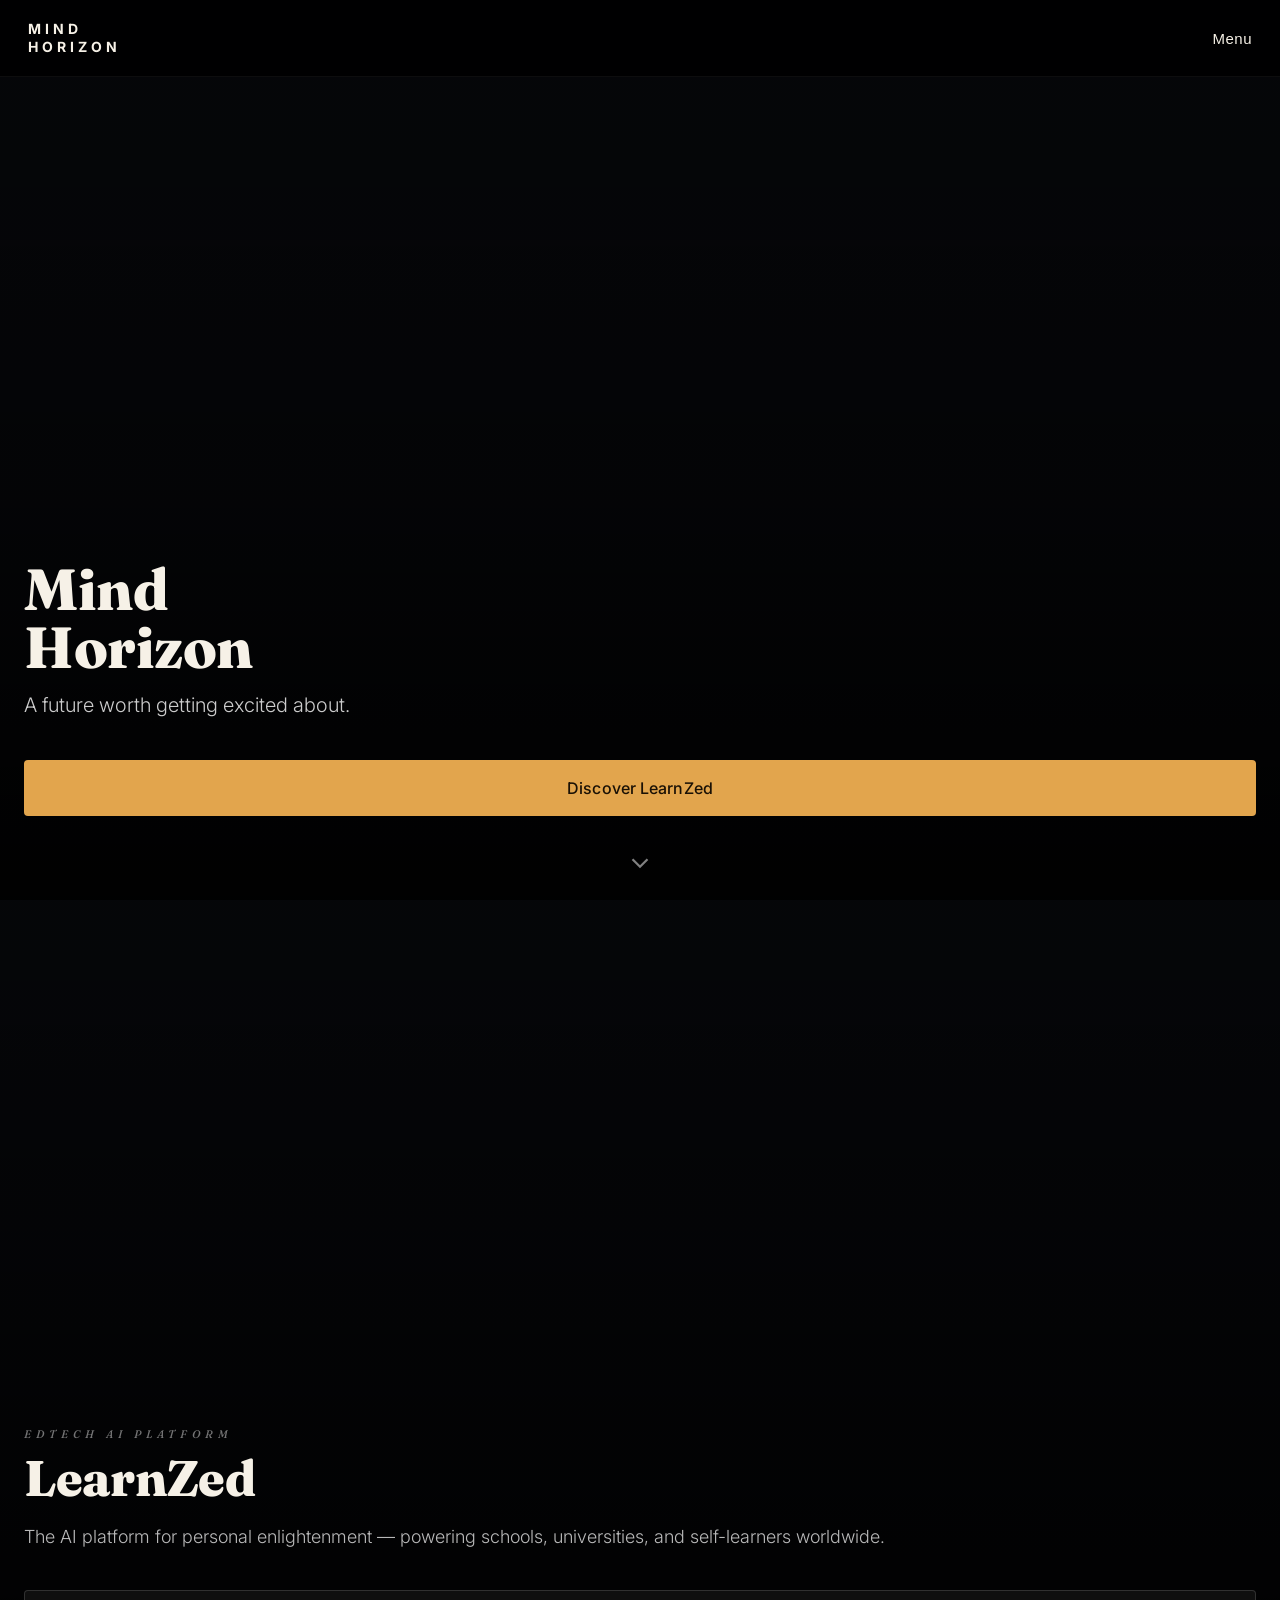
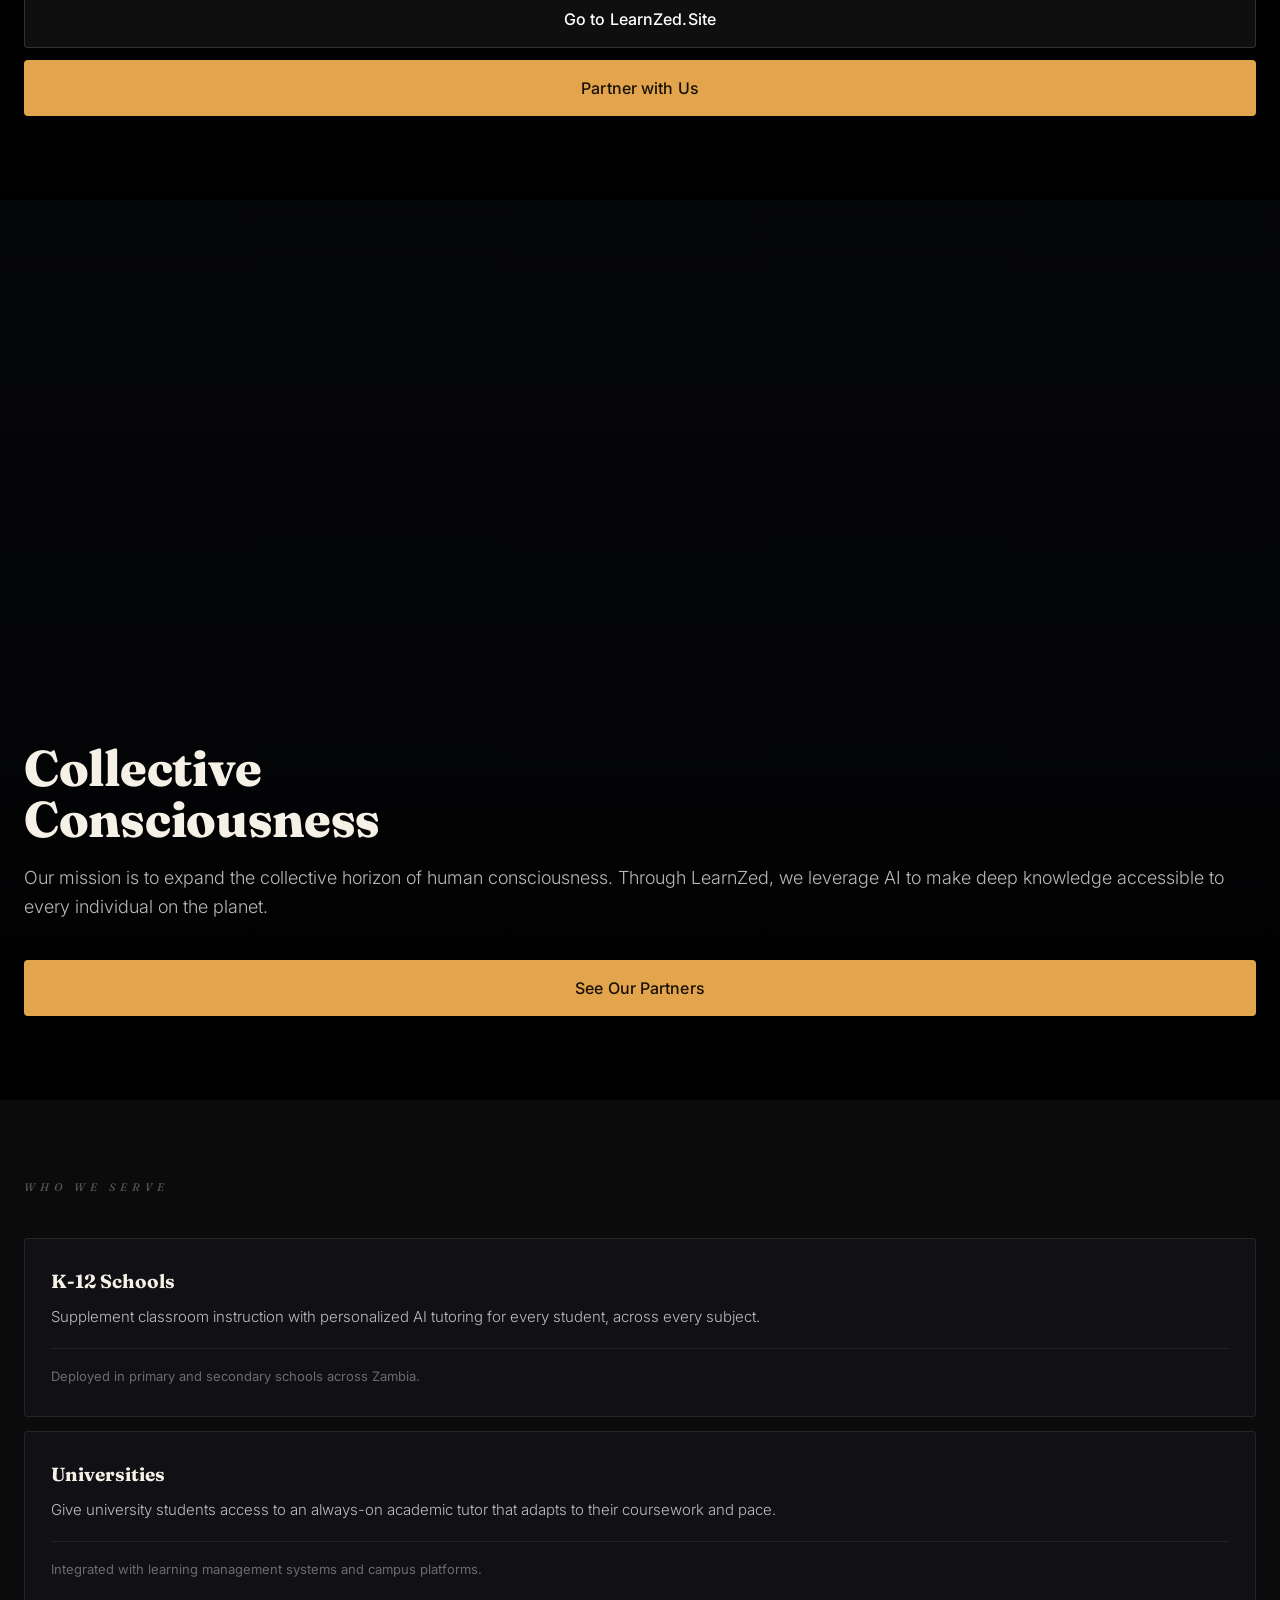
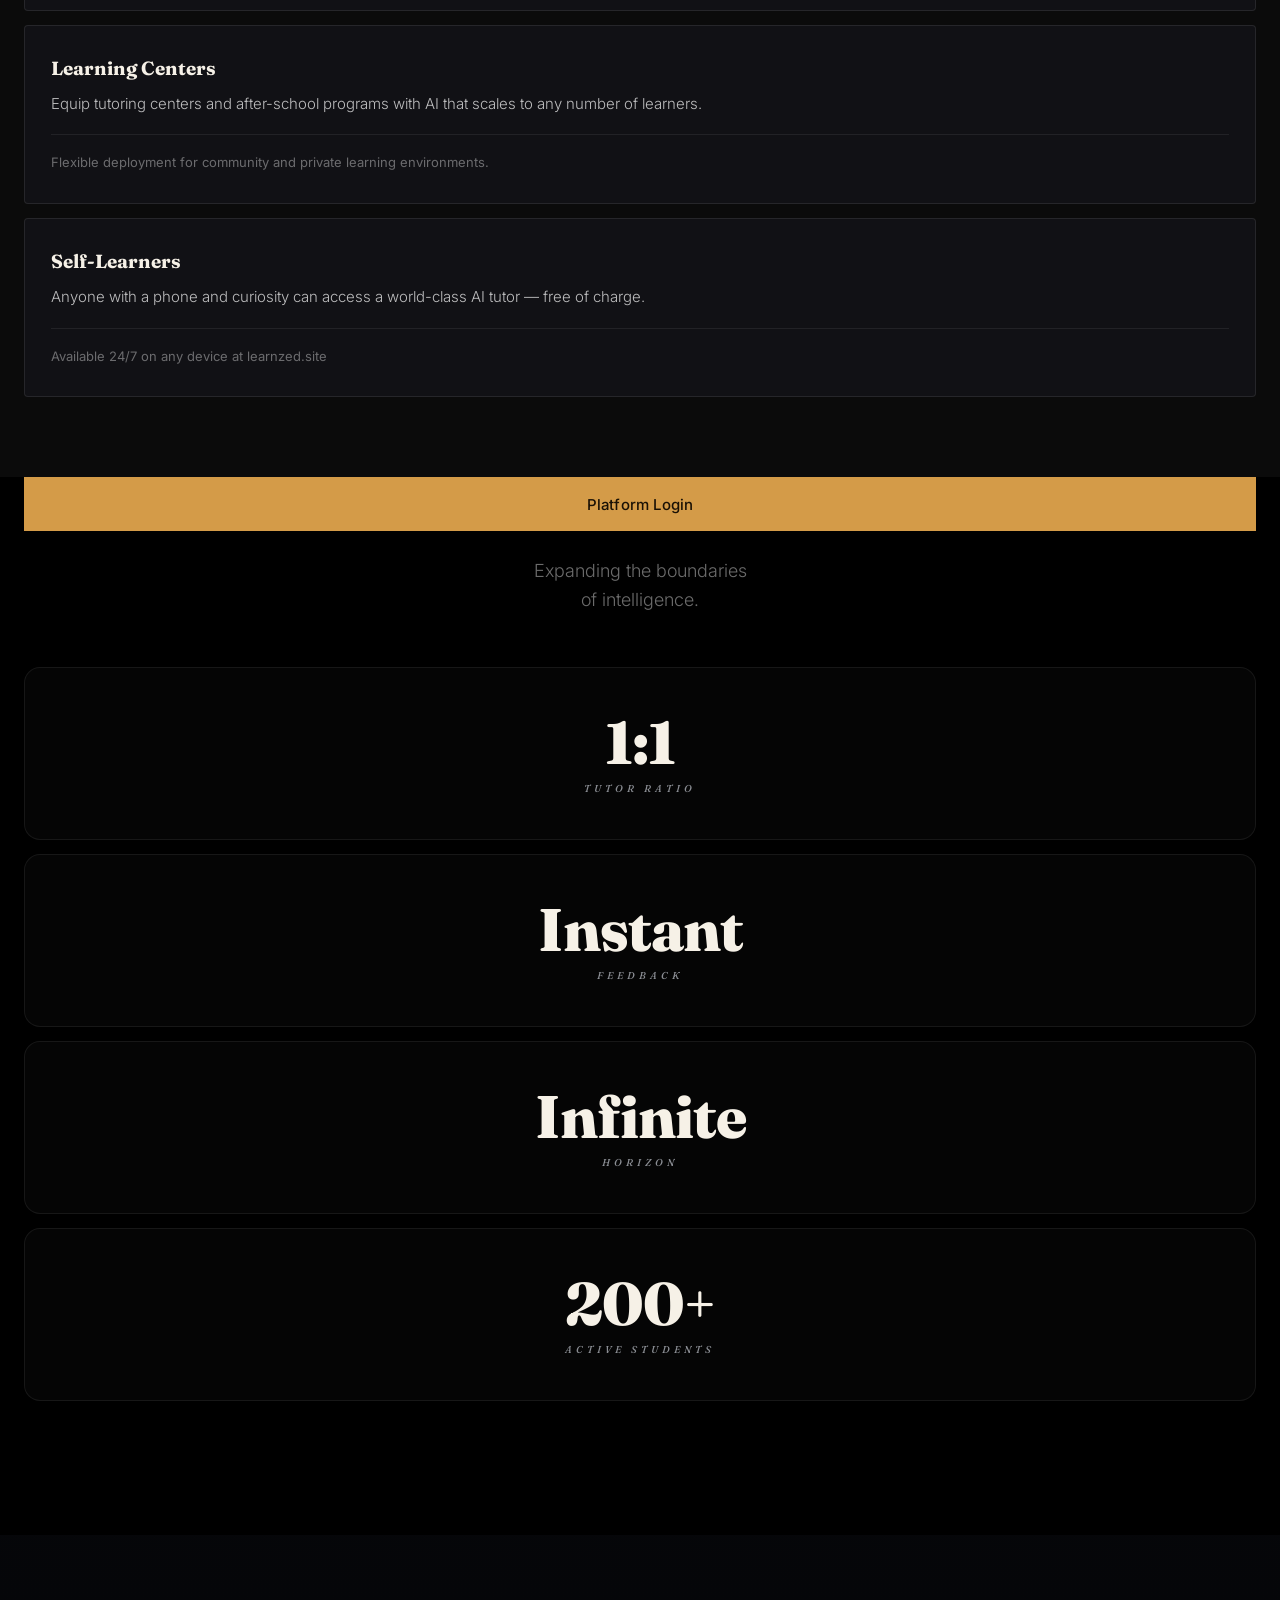
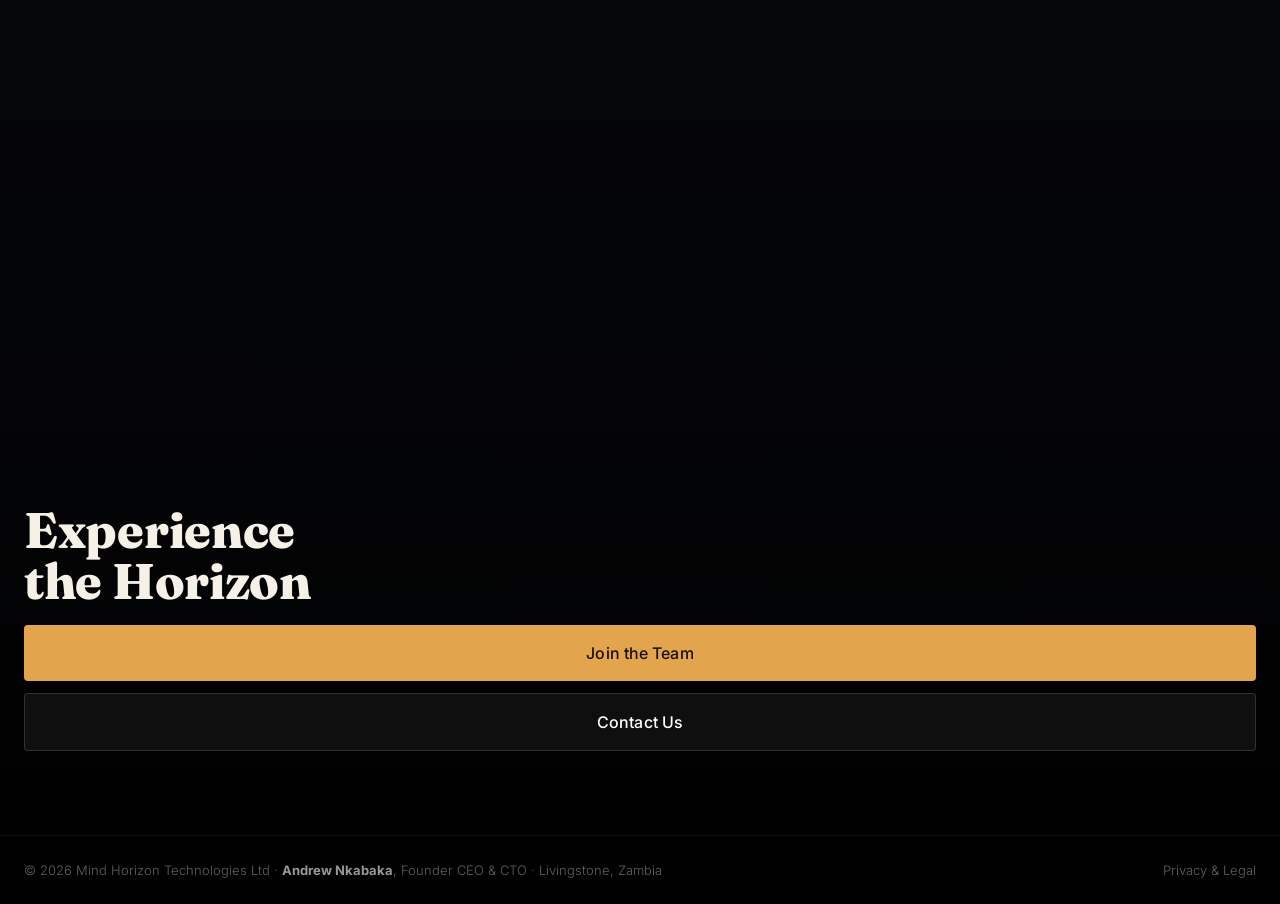
<file: index.html>
<!DOCTYPE html>
<html lang="en">
<head>
<meta charset="UTF-8">
<meta name="viewport" content="width=device-width, initial-scale=1.0">
<title>Mind Horizon Technologies Ltd</title>
<meta name="description" content="Mind Horizon Technologies Ltd is a Zambian AI EdTech company founded by Andrew Nkabaka. Our flagship product LearnZed is a free AI study companion for Zambian students.">
<meta name="author" content="Andrew Nkabaka">
  <!-- PWA -->
  <meta name="theme-color" content="#000000">
  <meta name="apple-mobile-web-app-capable" content="yes">
  <meta name="apple-mobile-web-app-status-bar-style" content="black">
  <meta name="apple-mobile-web-app-title" content="Mind Horizon">
  <meta name="mobile-web-app-capable" content="yes">
  <link rel="manifest" href="manifest.json">
  <link rel="apple-touch-icon" href="icon.png">
<link href="https://fonts.googleapis.com/css2?family=Inter:wght@300;400;500;600;700;800;900&family=Fraunces:opsz,wght@9..144,400..800&display=swap" rel="stylesheet">

<!-- Canonical URL -->
<link rel="canonical" href="https://mindhorizon.site/">

<!-- Open Graph -->
<meta property="og:title" content="Mind Horizon Technologies Ltd — AI EdTech | Zambia">
<meta property="og:description" content="Mind Horizon Technologies Ltd is a Zambian AI EdTech company. Our flagship product LearnZed is a free AI study companion covering 150+ subjects for Zambian students.">
<meta property="og:url" content="https://mindhorizon.site/">
<meta property="og:type" content="website">

<!-- Organization Schema -->
<script type="application/ld+json">
{
  "@context": "https://schema.org",
  "@type": "Organization",
  "name": "Mind Horizon Technologies Ltd",
  "alternateName": "Mind Horizon",
  "url": "https://mindhorizon.site",
  "foundingDate": "2026-01-28",
  "description": "Mind Horizon Technologies Ltd is a Zambian AI EdTech company building LearnZed, a free AI study companion covering 150+ subjects for Zambian students. Founded in Livingstone, Zambia.",
  "founder": {
    "@type": "Person",
    "name": "Andrew Nkabaka",
    "jobTitle": "Founder, CEO & CTO"
  },
  "address": {
    "@type": "PostalAddress",
    "addressLocality": "Livingstone",
    "addressCountry": "ZM"
  },
  "contactPoint": {
    "@type": "ContactPoint",
    "email": "mindhorizontechnologies@gmail.com",
    "contactType": "general"
  },
  "sameAs": [
    "https://learnzed.site"
  ],
  "knowsAbout": ["Artificial Intelligence", "Education Technology", "EdTech", "AI Tutoring", "Zambia Education"]
}
</script>

<!-- WebSite Schema -->
<script type="application/ld+json">
{
  "@context": "https://schema.org",
  "@type": "WebSite",
  "name": "Mind Horizon Technologies",
  "url": "https://mindhorizon.site"
}
</script>
<style>
  *, *::before, *::after { margin: 0; padding: 0; box-sizing: border-box; }

  :root {
    --black: #06070a;
    --dark: #0b0d12;
    --card: #12151b;
    --card-border: rgba(255,255,255,0.08);
    --white: #f6f1e7;
    --grey: #8b8e94;
    --gold: #e2a54d;
    --gold-dim: rgba(226,165,77,0.14);
    --gold-line: rgba(226,165,77,0.4);
  }

  html { scroll-behavior: smooth; }
  body {
    font-family: 'Inter', sans-serif;
    background: var(--black);
    color: var(--white);
    overflow-x: hidden;
  }

  /* Display type — used for headlines throughout */
  h1, h2, h3,
  .hero-title, .sec-title, .inner-title, .stat-num, .stat-box-num,
  .pillar-title, .team-name, .job-role, .partner-type-title,
  .principle-title, .card h3, .step-title, .no-role-box h3,
  .partner-cta-box h3, .layer-name, .p-stat-val {
    font-family: 'Fraunces', serif;
    font-weight: 600;
  }

  /* Captions — replaces tracked-out caps with an italic serif mark */
  .eyebrow, .inner-eyebrow, .serve-top, .pillar-badge,
  .stat-lbl, .stat-box-label, .p-stat-label, .benefits-label, .privacy-label {
    font-family: 'Fraunces', serif;
    font-style: italic;
    font-weight: 500;
    text-transform: none;
    letter-spacing: 0.2px;
    color: var(--gold);
  }

  /* NAV */
  nav {
    position: fixed; top: 0; left: 0; right: 0; z-index: 1000;
    padding: 20px 28px;
    display: flex; justify-content: space-between; align-items: center;
    background: rgba(0,0,0,0.88);
    backdrop-filter: blur(14px);
    border-bottom: 1px solid rgba(255,255,255,0.05);
  }
  .nav-logo {
    font-size: 14px; font-weight: 700; letter-spacing: 4px;
    color: var(--white); text-decoration: none; line-height: 1.3; text-transform: uppercase;
  }
  .nav-menu-btn {
    font-size: 15px; font-weight: 400; color: var(--white);
    background: none; border: none; cursor: pointer; letter-spacing: 0.5px;
    transition: opacity 0.2s;
  }
  .nav-menu-btn:hover { opacity: 0.6; }

  /* DRAWER */
  .overlay {
    position: fixed; inset: 0; background: rgba(0,0,0,0.7);
    z-index: 1999; opacity: 0; pointer-events: none; transition: opacity 0.35s;
  }
  .overlay.open { opacity: 1; pointer-events: all; }
  .drawer {
    position: fixed; top: 0; right: -100%; width: 260px; height: 100vh;
    background: #0a0a0a; border-left: 1px solid rgba(255,255,255,0.08);
    z-index: 2000; padding: 72px 36px 40px;
    display: flex; flex-direction: column; gap: 4px;
    transition: right 0.38s cubic-bezier(0.4,0,0.2,1);
  }
  .drawer.open { right: 0; }
  .drawer-close {
    position: absolute; top: 22px; right: 22px;
    background: none; border: none; color: var(--white);
    font-size: 22px; cursor: pointer; opacity: 0.5; transition: opacity 0.2s;
  }
  .drawer-close:hover { opacity: 1; }
  .drawer a {
    display: block; padding: 15px 0;
    color: var(--white); text-decoration: none;
    font-size: 20px; font-weight: 300;
    border-bottom: 1px solid rgba(255,255,255,0.06);
    transition: opacity 0.2s;
  }
  .drawer a:hover { opacity: 0.5; }

  /* PAGE SYSTEM — all content visible to crawlers, hidden visually for users */
  .page {
    display: none;
    width: 100%;
  }
  .page.active {
    display: block;
  }

  /* FULL-SCREEN SECTIONS */
  .full-section {
    min-height: 100vh; position: relative;
    display: flex; flex-direction: column; justify-content: flex-end;
    padding-bottom: 72px; overflow: hidden;
  }
  .bg {
    position: absolute; inset: 0;
    background-size: cover; background-position: center; background-repeat: no-repeat;
  }
  .overlay-grad {
    position: absolute; inset: 0;
    background: linear-gradient(to top, rgba(0,0,0,0.92) 0%, rgba(0,0,0,0.4) 45%, rgba(0,0,0,0.1) 100%);
  }
  .content {
    position: relative; z-index: 2; padding: 0 24px; width: 100%;
  }

  /* HERO */
  #hero .bg { background-image: url('https://images.unsplash.com/photo-1462331940025-496dfbfc7564?auto=format&fit=crop&q=80&w=1400'); }

  .hero-title {
    font-size: 58px; font-weight: 800; line-height: 1.0;
    letter-spacing: -0.5px; margin-bottom: 14px;
  }
  .hero-sub {
    font-size: 20px; font-weight: 300;
    color: rgba(255,255,255,0.8); line-height: 1.5;
    margin-bottom: 40px; max-width: 380px;
  }
  .chevron {
    position: absolute; bottom: 18px; left: 50%; transform: translateX(-50%);
    z-index: 2; opacity: 0.5; animation: bounce 2.2s infinite;
  }
  .chevron svg { width: 30px; height: 30px; }
  @keyframes bounce {
    0%,100%{transform:translateX(-50%) translateY(0)}
    50%{transform:translateX(-50%) translateY(7px)}
  }

  /* LEARNZED */
  #learnzed .bg {
    background-image: url('https://images.unsplash.com/photo-1559757148-5c350d0d3c56?w=1400&q=85');
    filter: brightness(0.45);
  }
  #learnzed .overlay-grad {
    background: linear-gradient(to top, rgba(0,0,0,0.95) 0%, rgba(0,0,0,0.55) 45%, rgba(0,0,0,0.15) 100%);
  }

  /* CONSCIOUSNESS */
  #consciousness .bg { background-image: url('https://images.unsplash.com/photo-1419242902214-272b3f66ee7a?w=1400&q=85'); }

  /* BUTTONS */
  .btn-l {
    display: block; width: 100%; padding: 18px 24px;
    background: var(--gold); color: #1a1105;
    font-size: 16px; font-weight: 500; text-align: center;
    text-decoration: none; border-radius: 4px; border: none;
    cursor: pointer; margin-bottom: 12px;
    transition: background 0.2s, transform 0.15s; letter-spacing: 0.1px;
  }
  .btn-l:hover { background: #edb666; transform: scale(1.01); }
  .btn-d {
    display: block; width: 100%; padding: 18px 24px;
    background: rgba(18,18,18,0.88); color: #fff;
    font-size: 16px; font-weight: 500; text-align: center;
    text-decoration: none; border-radius: 4px;
    border: 1px solid rgba(255,255,255,0.14);
    cursor: pointer; margin-bottom: 12px;
    transition: background 0.2s, transform 0.15s; letter-spacing: 0.1px;
  }
  .btn-d:hover { background: rgba(35,35,35,0.95); transform: scale(1.01); }

  .eyebrow {
    font-size: 11px; letter-spacing: 5px; font-weight: 500;
    color: rgba(255,255,255,0.45); text-transform: uppercase; margin-bottom: 12px;
  }
  .sec-title {
    font-size: 50px; font-weight: 800; line-height: 1.02;
    letter-spacing: -0.3px; margin-bottom: 18px;
  }
  .sec-body {
    font-size: 18px; font-weight: 300;
    color: rgba(255,255,255,0.72); line-height: 1.65; margin-bottom: 38px;
  }

  /* WHO WE SERVE */
  #serve {
    background: #0b0b0b; padding: 80px 24px 80px; min-height: auto;
  }
  .serve-top {
    font-size: 11px; letter-spacing: 5px; color: rgba(255,255,255,0.3);
    text-transform: uppercase; margin-bottom: 44px; display: block;
  }
  .cards { display: flex; flex-direction: column; gap: 14px; }
  .card {
    background: #111115; border: 1px solid rgba(255,255,255,0.09);
    border-radius: 4px; padding: 30px 26px;
    transition: border-color 0.3s, background 0.3s;
  }
  .card:hover { border-color: rgba(255,255,255,0.22); background: #141418; }
  .card h3 { font-size: 19px; font-weight: 700; margin-bottom: 12px; }
  .card .main-text {
    font-size: 15px; font-weight: 300; color: rgba(255,255,255,0.72);
    line-height: 1.65; margin-bottom: 18px; padding-bottom: 18px;
    border-bottom: 1px solid rgba(255,255,255,0.07);
  }
  .card .sub-text {
    font-size: 13px; font-weight: 400; color: rgba(255,255,255,0.38); line-height: 1.5;
  }

  /* STATS */
  #stats { background: #000; padding: 0 24px 0; min-height: auto; }
  .stats-intro {
    padding-top: 80px; padding-bottom: 52px;
    font-size: 18px; font-weight: 300;
    color: rgba(255,255,255,0.42); text-align: center; line-height: 1.6;
  }
  .stat-cards { display: flex; flex-direction: column; gap: 14px; margin-bottom: 0; }
  .stat-card {
    background: rgba(255,255,255,0.02); border: 1px solid rgba(255,255,255,0.07);
    border-radius: 16px; padding: 44px 24px; text-align: center;
    transition: border-color 0.3s, background 0.3s;
  }
  .stat-card:hover { border-color: rgba(255,255,255,0.18); background: rgba(255,255,255,0.04); }
  .stat-num {
    font-size: 60px; font-weight: 800; letter-spacing: -1px;
    line-height: 1; margin-bottom: 10px;
  }
  .stat-lbl {
    font-size: 10px; letter-spacing: 4px; color: var(--grey);
    text-transform: uppercase; font-weight: 500;
  }
  .sticky-bar {
    position: sticky; bottom: 0;
    background: rgba(226,165,77,0.94);
    backdrop-filter: blur(12px);
    padding: 17px 24px; text-align: center; z-index: 100;
  }
  .sticky-bar a {
    color: #1a1105; font-size: 15px; font-weight: 500;
    text-decoration: none; letter-spacing: 0.2px;
  }

  /* CTA */
  #cta .bg {
    background-image: url('https://images.unsplash.com/photo-1446776811953-b23d57bd21aa?w=1400&q=85');
    background-position: center 30%;
  }

  /* FOOTER */
  footer {
    background: #000; padding: 26px 24px;
    display: flex; justify-content: space-between; align-items: center;
    border-top: 1px solid rgba(255,255,255,0.05);
  }
  footer span { font-size: 13px; color: rgba(255,255,255,0.38); font-weight: 300; }
  footer a {
    font-size: 13px; color: rgba(255,255,255,0.38);
    text-decoration: none; font-weight: 300; transition: color 0.2s;
  }
  footer a:hover { color: var(--white); }

  /* ANIMATIONS */
  .up {
    opacity: 0; transform: translateY(28px);
    transition: opacity 0.65s ease, transform 0.65s ease;
  }
  .up.in { opacity: 1; transform: translateY(0); }
  .up:nth-child(2){transition-delay:0.08s}
  .up:nth-child(3){transition-delay:0.16s}
  .up:nth-child(4){transition-delay:0.24s}
  .up:nth-child(5){transition-delay:0.32s}

  /* ===================== INNER PAGES ===================== */
  .inner-page {
    padding-top: 80px;
    min-height: 100vh;
    background: #000;
  }

  /* Inner hero */
  .inner-hero {
    position: relative; height: 60vh; min-height: 340px;
    display: flex; align-items: flex-end; overflow: hidden;
  }
  .inner-hero .bg {
    position: absolute; inset: 0;
    background-size: cover; background-position: center;
  }
  .inner-hero .overlay-grad {
    position: absolute; inset: 0;
    background: linear-gradient(to top, rgba(0,0,0,0.92) 0%, rgba(0,0,0,0.5) 50%, rgba(0,0,0,0.1) 100%);
  }
  .inner-hero-content {
    position: relative; z-index: 2;
    padding: 0 24px 48px; width: 100%;
  }
  .inner-eyebrow {
    font-size: 11px; letter-spacing: 5px; font-weight: 500;
    color: rgba(255,255,255,0.45); text-transform: uppercase; margin-bottom: 12px;
  }
  .inner-title {
    font-size: 48px; font-weight: 800; line-height: 1.02;
    letter-spacing: -0.5px;
  }
  .inner-subtitle {
    font-size: 17px; font-weight: 300;
    color: rgba(255,255,255,0.5); margin-top: 12px; line-height: 1.6;
  }

  /* Inner content area */
  .inner-content {
    padding: 60px 24px 80px;
  }

  /* Section headings */
  .section-h2 {
    font-size: 22px; font-weight: 600; margin-bottom: 24px; color: #fff;
  }
  .section-body {
    font-size: 17px; font-weight: 300;
    color: rgba(255,255,255,0.65); line-height: 1.7; margin-bottom: 20px;
  }
  .divider {
    border: none; border-top: 1px solid rgba(255,255,255,0.1);
    margin: 48px 0;
  }

  /* Timeline */
  .timeline { display: flex; flex-direction: column; gap: 24px; }
  .timeline-item { display: flex; gap: 20px; }
  .timeline-year {
    font-size: 13px; font-weight: 600; color: rgba(255,255,255,0.38);
    width: 44px; padding-top: 2px; flex-shrink: 0;
  }
  .timeline-text { font-size: 15px; font-weight: 300; color: rgba(255,255,255,0.65); line-height: 1.6; }

  /* Stat grid */
  .stat-grid { display: grid; grid-template-columns: 1fr 1fr; gap: 14px; }
  .stat-box {
    border: 1px solid rgba(255,255,255,0.1); border-radius: 4px;
    padding: 24px 20px; background: rgba(255,255,255,0.03);
  }
  .stat-box-num { font-size: 28px; font-weight: 800; margin-bottom: 4px; }
  .stat-box-label { font-size: 10px; letter-spacing: 4px; color: rgba(255,255,255,0.38); text-transform: uppercase; }

  /* Team cards */
  .team-grid { display: flex; flex-direction: column; gap: 16px; }
  .team-card {
    border: 1px solid rgba(255,255,255,0.1); border-radius: 4px;
    padding: 28px 24px; background: rgba(255,255,255,0.02);
  }
  .team-avatar {
    width: 44px; height: 44px; border-radius: 50%;
    background: rgba(255,255,255,0.1);
    display: flex; align-items: center; justify-content: center;
    font-size: 18px; font-weight: 600; color: rgba(255,255,255,0.6);
    margin-bottom: 16px;
  }
  .team-name { font-size: 17px; font-weight: 600; margin-bottom: 8px; }
  .team-roles { display: flex; flex-wrap: wrap; gap: 8px; margin-bottom: 14px; }
  .team-role-tag {
    font-size: 11px; border: 1px solid rgba(255,255,255,0.15);
    border-radius: 20px; padding: 4px 12px; color: rgba(255,255,255,0.55);
  }
  .team-desc { font-size: 13px; font-weight: 300; color: rgba(255,255,255,0.5); line-height: 1.6; }

  /* Architecture pillars */
  .pillar-featured {
    border: 1px solid var(--gold-line); border-top: 2px solid var(--gold);
    border-radius: 4px;
    padding: 28px 24px; background: var(--gold-dim); margin-bottom: 14px;
  }
  .pillar-badge {
    font-size: 15px; margin-bottom: 10px;
  }
  .pillar-title { font-size: 18px; font-weight: 600; margin-bottom: 10px; }
  .pillar-desc { font-size: 14px; font-weight: 300; color: rgba(255,255,255,0.55); line-height: 1.65; }
  .pillar-card {
    border: 1px solid rgba(255,255,255,0.09); border-radius: 4px;
    padding: 24px 22px; background: rgba(255,255,255,0.02); margin-bottom: 14px;
  }

  /* Platform layers */
  .layer-item {
    border: 1px solid rgba(255,255,255,0.09); border-radius: 4px;
    padding: 18px 20px; background: rgba(255,255,255,0.02);
    margin-bottom: 10px; transition: background 0.2s;
  }
  .layer-item:hover { background: rgba(255,255,255,0.04); }
  .layer-name { font-size: 15px; font-weight: 600; margin-bottom: 6px; }
  .layer-detail { font-size: 13px; font-weight: 300; color: rgba(255,255,255,0.55); line-height: 1.6; }

  /* Architecture dot-grid bg */
  .arch-hero-bg {
    background: #060810;
    background-image: radial-gradient(circle, rgba(255,255,255,0.04) 1px, transparent 1px);
    background-size: 40px 40px;
  }

  /* Careers */
  .job-item {
    border: 1px solid rgba(255,255,255,0.09); border-radius: 4px;
    padding: 20px 22px; background: rgba(255,255,255,0.02);
    margin-bottom: 10px; transition: background 0.2s, border-color 0.2s;
    cursor: pointer;
  }
  .job-item:hover { background: rgba(255,255,255,0.05); border-color: rgba(255,255,255,0.2); }
  .job-role { font-size: 16px; font-weight: 600; margin-bottom: 4px; }
  .job-dept { font-size: 13px; color: rgba(255,255,255,0.38); }
  .job-meta { display: flex; align-items: center; gap: 12px; margin-top: 12px; flex-wrap: wrap; }
  .job-location { font-size: 13px; color: rgba(255,255,255,0.5); }
  .job-type {
    font-size: 11px; font-weight: 500; background: rgba(255,255,255,0.1);
    color: rgba(255,255,255,0.7); padding: 4px 12px; border-radius: 20px;
  }
  .job-arrow { font-size: 18px; color: rgba(255,255,255,0.3); margin-left: auto; }

  /* No-role CTA box */
  .no-role-box {
    border: 1px solid rgba(255,255,255,0.1); border-top: 2px solid var(--gold);
    border-radius: 4px;
    padding: 40px 24px; text-align: center; background: rgba(255,255,255,0.02);
    margin-top: 40px;
  }
  .no-role-box h3 { font-size: 20px; font-weight: 600; margin-bottom: 10px; }
  .no-role-box p { font-size: 15px; font-weight: 300; color: rgba(255,255,255,0.55); margin-bottom: 28px; }

  /* Partners */
  .partners-stats-bar {
    border-top: 1px solid rgba(255,255,255,0.1);
    border-bottom: 1px solid rgba(255,255,255,0.1);
    background: rgba(255,255,255,0.02);
    padding: 32px 24px;
    display: grid; grid-template-columns: 1fr 1fr; gap: 24px;
    text-align: center;
  }
  .p-stat-val { font-size: 30px; font-weight: 800; margin-bottom: 4px; }
  .p-stat-label { font-size: 10px; letter-spacing: 4px; color: rgba(255,255,255,0.38); text-transform: uppercase; }

  .partner-type-card {
    border: 1px solid rgba(255,255,255,0.09); border-radius: 4px;
    padding: 28px 24px; background: rgba(255,255,255,0.02);
    margin-bottom: 14px; transition: background 0.2s;
  }
  .partner-type-card:hover { background: rgba(255,255,255,0.04); }
  .partner-type-title { font-size: 19px; font-weight: 600; margin-bottom: 10px; }
  .partner-type-desc { font-size: 14px; font-weight: 300; color: rgba(255,255,255,0.6); line-height: 1.65; margin-bottom: 18px; }
  .benefits-label { font-size: 10px; letter-spacing: 4px; color: rgba(255,255,255,0.32); text-transform: uppercase; margin-bottom: 10px; }
  .benefit-item { display: flex; gap: 10px; font-size: 13px; color: rgba(255,255,255,0.6); margin-bottom: 6px; line-height: 1.5; }
  .benefit-dash { color: rgba(255,255,255,0.28); }

  .steps-grid { display: grid; grid-template-columns: 1fr 1fr; gap: 14px; margin-top: 24px; }
  .step-card {
    border: 1px solid rgba(255,255,255,0.09); border-radius: 4px;
    padding: 22px 18px; background: rgba(255,255,255,0.02);
  }
  .step-num { font-size: 28px; font-weight: 800; color: rgba(255,255,255,0.12); margin-bottom: 12px; }
  .step-title { font-size: 15px; font-weight: 600; margin-bottom: 8px; }
  .step-desc { font-size: 13px; font-weight: 300; color: rgba(255,255,255,0.5); line-height: 1.6; }

  .partner-cta-box {
    border: 1px solid rgba(255,255,255,0.1); border-top: 2px solid var(--gold);
    border-radius: 4px;
    padding: 44px 24px; text-align: center; background: rgba(255,255,255,0.02);
    margin-top: 40px;
  }
  .partner-cta-box h3 { font-size: 22px; font-weight: 600; margin-bottom: 10px; }
  .partner-cta-box p { font-size: 15px; font-weight: 300; color: rgba(255,255,255,0.5); margin-bottom: 28px; line-height: 1.6; }
  .cta-btns { display: flex; flex-direction: column; gap: 12px; }

  /* Vision */
  .principles-grid { display: flex; flex-direction: column; gap: 14px; }
  .principle-card {
    border: 1px solid rgba(255,255,255,0.09); border-radius: 4px;
    padding: 24px 20px; background: rgba(255,255,255,0.03);
  }
  .principle-title { font-size: 17px; font-weight: 600; margin-bottom: 10px; }
  .principle-body { font-size: 14px; font-weight: 300; color: rgba(255,255,255,0.55); line-height: 1.65; }

  /* Back link */
  .back-link {
    display: inline-flex; align-items: center; gap: 6px;
    font-size: 13px; color: rgba(255,255,255,0.45);
    text-decoration: none; margin-top: 48px;
    transition: color 0.2s;
  }
  .back-link:hover { color: #fff; }

  /* Privacy blocks */
  .privacy-block {
    border-left: 1px solid rgba(255,255,255,0.1);
    padding: 0 0 28px 20px;
    margin-bottom: 28px;
  }
  .privacy-label {
    font-size: 12px; font-weight: 600; letter-spacing: 3px;
    text-transform: uppercase; color: rgba(255,255,255,0.38);
    margin-bottom: 10px;
  }
  .privacy-text {
    font-size: 15px; font-weight: 300;
    color: rgba(255,255,255,0.62); line-height: 1.75;
  }

  /* White CTA button */
  .btn-white {
    display: inline-flex; align-items: center; justify-content: center;
    height: 44px; padding: 0 28px; border-radius: 10px;
    background: #fff; color: #000; font-size: 14px; font-weight: 500;
    text-decoration: none; transition: background 0.2s;
    border: none; cursor: pointer;
  }
  .btn-white:hover { background: rgba(255,255,255,0.88); }
  .btn-outline {
    display: inline-flex; align-items: center; justify-content: center;
    height: 44px; padding: 0 28px; border-radius: 10px;
    border: 1px solid rgba(255,255,255,0.2); color: #fff;
    font-size: 14px; font-weight: 500; text-decoration: none;
    background: transparent; transition: background 0.2s; cursor: pointer;
  }
  .btn-outline:hover { background: rgba(255,255,255,0.1); }

  /* Architecture hero */
  #arch-hero-bg {
    position: absolute; inset: 0;
    background: linear-gradient(135deg, rgba(90,60,10,0.35) 0%, #000 100%);
  }

  /* Vision cosmos bg */
  #vision-bg { background-image: url('https://images.unsplash.com/photo-1464802686167-b939a6910659?auto=format&fit=crop&q=80&w=1400'); }

  /* About galaxy bg */
  #about-bg { background-image: url('https://images.unsplash.com/photo-1462331940025-496dfbfc7564?auto=format&fit=crop&q=80&w=1400'); }

  /* Careers earth bg */
  #careers-bg { background-image: url('https://images.unsplash.com/photo-1451187580459-43490279c0fa?auto=format&fit=crop&q=80&w=1400'); }

  /* Partners dot-grid bg */
  #partners-hero-content {
    position: absolute; inset: 0;
    background: #06070a;
    background-image: radial-gradient(ellipse 90% 70% at 50% 30%, rgba(226,165,77,0.13) 0%, transparent 70%),
                      radial-gradient(circle, rgba(255,255,255,0.04) 1px, transparent 1px);
    background-size: cover, 36px 36px;
  }
</style>
</head>
<body>

<!-- NAV -->
<nav>
  <a href="#" class="nav-logo" onclick="showPage('home');return false;">MIND<br>HORIZON</a>
  <button class="nav-menu-btn" onclick="openDrawer()">Menu</button>
</nav>

<!-- DRAWER -->
<div class="overlay" id="overlay" onclick="closeDrawer()"></div>
<div class="drawer" id="drawer">
  <button class="drawer-close" onclick="closeDrawer()">✕</button>
  <a href="#" onclick="showPage('home');closeDrawer();return false;">Home</a>
  <a href="#" onclick="showPage('about');closeDrawer();return false;">About</a>
  <a href="#" onclick="showPage('vision');closeDrawer();return false;">Vision</a>
  <a href="#" onclick="showPage('architecture');closeDrawer();return false;">Architecture</a>
  <a href="#" onclick="showPage('partners');closeDrawer();return false;">Partners</a>
  <a href="#" onclick="showPage('careers');closeDrawer();return false;">Careers</a>
  <a href="https://learnzed.site" target="_blank" onclick="closeDrawer()">Launch App →</a>
</div>

<!-- ============================================================ -->
<!-- HOME PAGE -->
<!-- ============================================================ -->
<div id="page-home" class="page active">

  <!-- HERO -->
  <section class="full-section" id="hero">
    <div class="bg"></div>
    <div class="overlay-grad"></div>
    <div class="content">
      <h1 class="hero-title up">Mind<br>Horizon</h1>
      <p class="hero-sub up">A future worth getting excited about.</p>
      <a href="#learnzed" class="btn-l up">Discover LearnZed</a>
    </div>
    <div class="chevron">
      <svg viewBox="0 0 24 24" fill="none" stroke="white" stroke-width="1.8">
        <polyline points="6 9 12 15 18 9"></polyline>
      </svg>
    </div>
  </section>

  <!-- LEARNZED -->
  <section class="full-section" id="learnzed">
    <div class="bg"></div>
    <div class="overlay-grad"></div>
    <div class="content">
      <p class="eyebrow up">EdTech AI Platform</p>
      <h2 class="sec-title up">LearnZed</h2>
      <p class="sec-body up">The AI platform for personal enlightenment — powering schools, universities, and self-learners worldwide.</p>
      <a href="https://learnzed.site" target="_blank" class="btn-d up">Go to LearnZed.Site</a>
      <a href="mailto:mindhorizontechnologies@gmail.com" class="btn-l up">Partner with Us</a>
    </div>
  </section>

  <!-- COLLECTIVE CONSCIOUSNESS -->
  <section class="full-section" id="consciousness">
    <div class="bg"></div>
    <div class="overlay-grad"></div>
    <div class="content">
      <h2 class="sec-title up">Collective<br>Consciousness</h2>
      <p class="sec-body up">Our mission is to expand the collective horizon of human consciousness. Through LearnZed, we leverage AI to make deep knowledge accessible to every individual on the planet.</p>
      <a href="#" class="btn-l up" onclick="showPage('partners');return false;">See Our Partners</a>
    </div>
  </section>

  <!-- WHO WE SERVE -->
  <section id="serve">
    <span class="serve-top up">Who We Serve</span>
    <div class="cards">
      <div class="card up">
        <h3>K-12 Schools</h3>
        <p class="main-text">Supplement classroom instruction with personalized AI tutoring for every student, across every subject.</p>
        <p class="sub-text">Deployed in primary and secondary schools across Zambia.</p>
      </div>
      <div class="card up">
        <h3>Universities</h3>
        <p class="main-text">Give university students access to an always-on academic tutor that adapts to their coursework and pace.</p>
        <p class="sub-text">Integrated with learning management systems and campus platforms.</p>
      </div>
      <div class="card up">
        <h3>Learning Centers</h3>
        <p class="main-text">Equip tutoring centers and after-school programs with AI that scales to any number of learners.</p>
        <p class="sub-text">Flexible deployment for community and private learning environments.</p>
      </div>
      <div class="card up">
        <h3>Self-Learners</h3>
        <p class="main-text">Anyone with a phone and curiosity can access a world-class AI tutor — free of charge.</p>
        <p class="sub-text">Available 24/7 on any device at learnzed.site</p>
      </div>
    </div>
  </section>

  <!-- STATS -->
  <section id="stats">
    <p class="stats-intro up">Expanding the boundaries<br>of intelligence.</p>
    <div class="stat-cards">
      <div class="stat-card up">
        <div class="stat-num">1:1</div>
        <div class="stat-lbl">Tutor Ratio</div>
      </div>
      <div class="stat-card up">
        <div class="stat-num">Instant</div>
        <div class="stat-lbl">Feedback</div>
      </div>
      <div class="stat-card up">
        <div class="stat-num">Infinite</div>
        <div class="stat-lbl">Horizon</div>
      </div>
      <div class="stat-card up" style="margin-bottom:80px">
        <div class="stat-num">200+</div>
        <div class="stat-lbl">Active Students</div>
      </div>
    </div>
    <div class="sticky-bar">
      <a href="https://learnzed.site" target="_blank">Platform Login</a>
    </div>
  </section>

  <!-- CTA -->
  <section class="full-section" id="cta">
    <div class="bg"></div>
    <div class="overlay-grad"></div>
    <div class="content">
      <h2 class="sec-title up">Experience<br>the Horizon</h2>
      <a href="mailto:mindhorizontechnologies@gmail.com?subject=Join the Mind Horizon Team" class="btn-l up">Join the Team</a>
      <a href="mailto:mindhorizontechnologies@gmail.com" class="btn-d up">Contact Us</a>
    </div>
  </section>

  <!-- FOOTER -->
  <footer>
    <span>© 2026 Mind Horizon Technologies Ltd · <strong style="color:rgba(255,255,255,0.6)">Andrew Nkabaka</strong>, Founder CEO &amp; CTO · Livingstone, Zambia</span>
    <a href="#" onclick="showPage('privacy');return false;">Privacy &amp; Legal</a>
  </footer>

</div><!-- /page-home -->


<!-- ============================================================ -->
<!-- ABOUT PAGE -->
<!-- ============================================================ -->
<div id="page-about" class="page">
  <div class="inner-page">
    <div class="inner-hero">
      <div class="bg" id="about-bg"></div>
      <div class="overlay-grad"></div>
      <div class="inner-hero-content">
        <p class="inner-eyebrow">About Us</p>
        <h1 class="inner-title">Mind Horizon</h1>
      </div>
    </div>

    <div class="inner-content">

      <!-- Who We Are -->
      <h2 class="section-h2">Who We Are</h2>
      <p class="section-body">Mind Horizon is an EdTech AI company founded in Zambia on a singular belief: that the next great leap for humanity is cognitive, not technological. We exist to make that leap possible for every person on earth.</p>
      <p class="section-body">Our flagship product, LearnZed, is an AI-powered education platform that delivers personalized, adaptive learning through a proactive predictive AI companion. We believe knowledge is a right — not a privilege — and we are building the infrastructure to prove it.</p>

      <hr class="divider">

      <!-- Our Story -->
      <h2 class="section-h2">Our Story</h2>
      <div class="timeline">
        <div class="timeline-item">
          <span class="timeline-year">2025</span>
          <p class="timeline-text">Mind Horizon is founded by Andrew Nkabaka. LearnZed begins development as the company's flagship AI EdTech platform.</p>
        </div>
        <div class="timeline-item">
          <span class="timeline-year">2026</span>
          <p class="timeline-text">LearnZed goes live. The first school pilot launches in Livingstone in partnership with Forty Jameson University College, bringing AI tutoring into real classrooms.</p>
        </div>
      </div>

      <hr class="divider">

      <!-- By the Numbers -->
      <h2 class="section-h2">By the Numbers</h2>
      <div class="stat-grid">
        <div class="stat-box"><div class="stat-box-num">2025</div><div class="stat-box-label">Founded</div></div>
        <div class="stat-box"><div class="stat-box-num">200+</div><div class="stat-box-label">Active Students</div></div>
        <div class="stat-box"><div class="stat-box-num">Zambia</div><div class="stat-box-label">Country</div></div>
        <div class="stat-box"><div class="stat-box-num">Growing</div><div class="stat-box-label">Every Term</div></div>
      </div>

      <hr class="divider">

      <!-- Team -->
      <h2 class="section-h2">The Team</h2>
      <div class="team-grid">
        <div class="team-card">
          <div class="team-avatar">A</div>
          <div class="team-name">Andrew Nkabaka</div>
          <div class="team-roles">
            <span class="team-role-tag">Founder</span>
            <span class="team-role-tag">Chief Executive Officer</span>
            <span class="team-role-tag">Chief Technology Officer</span>
          </div>
          <p class="team-desc">The driving force behind Mind Horizon — building the product, shaping the vision, and leading the company from the ground up.</p>
        </div>
        <div class="team-card">
          <div class="team-avatar">M</div>
          <div class="team-name">Museka Mulenga</div>
          <div class="team-roles">
            <span class="team-role-tag">Chief Operating Officer</span>
          </div>
          <p class="team-desc">Overseeing operations and ensuring the company runs efficiently as Mind Horizon grows its partnerships and platform.</p>
        </div>
        <div class="team-card">
          <div class="team-avatar">N</div>
          <div class="team-name">Natsai Muchenje</div>
          <div class="team-roles">
            <span class="team-role-tag">Chief Marketing Officer</span>
          </div>
          <p class="team-desc">Leading how Mind Horizon and LearnZed reach students, schools, and partners across Zambia and beyond.</p>
        </div>
      </div>

      <a href="#" class="back-link" onclick="showPage('home');return false;">← Back to Home</a>
    </div>
  </div>
</div><!-- /page-about -->


<!-- ============================================================ -->
<!-- VISION PAGE -->
<!-- ============================================================ -->
<div id="page-vision" class="page">
  <div class="inner-page">
    <div class="inner-hero">
      <div class="bg" id="vision-bg"></div>
      <div class="overlay-grad" style="background:linear-gradient(to top,rgba(0,0,0,0.92) 0%,rgba(0,0,0,0.4) 50%,rgba(0,0,0,0.2) 100%);"></div>
      <div class="inner-hero-content">
        <p class="inner-eyebrow">Our Vision</p>
        <h1 class="inner-title">Collective<br>Consciousness</h1>
      </div>
    </div>

    <div class="inner-content">

      <h2 class="section-h2">The Mission</h2>
      <p class="section-body">Our mission is to expand the collective horizon of human consciousness. Through LearnZed, we leverage AI to make deep knowledge accessible to every individual on the planet — regardless of their background, language, or circumstance.</p>

      <hr class="divider">

      <h2 class="section-h2">The Horizon</h2>
      <p class="section-body">We believe the next great leap for humanity is not a technological one — it is a cognitive one. When every person on earth has access to a brilliant, patient, personalized teacher, the world changes. That is the horizon we are building toward.</p>

      <hr class="divider">

      <h2 class="section-h2">Our Principles</h2>
      <div class="principles-grid">
        <div class="principle-card">
          <div class="principle-title">Radical Access</div>
          <p class="principle-body">Knowledge should not be a privilege. Every person deserves a world-class education, delivered in their own language, at their own pace.</p>
        </div>
        <div class="principle-card">
          <div class="principle-title">Human First</div>
          <p class="principle-body">AI is our tool, not our product. Every decision we make puts human flourishing at the center — not engagement metrics or profit margins.</p>
        </div>
        <div class="principle-card">
          <div class="principle-title">Long Horizon</div>
          <p class="principle-body">We think in decades. The changes we are working toward will take time. We are patient, principled, and relentlessly focused.</p>
        </div>
      </div>

      <a href="#" class="back-link" onclick="showPage('home');return false;">← Back to Home</a>
    </div>
  </div>
</div><!-- /page-vision -->


<!-- ============================================================ -->
<!-- ARCHITECTURE PAGE -->
<!-- ============================================================ -->
<div id="page-architecture" class="page">
  <div class="inner-page">
    <div class="inner-hero" style="background:#060810;">
      <div id="arch-hero-bg"></div>
      <div style="position:absolute;inset:0;opacity:0.04;background-image:radial-gradient(circle,white 1px,transparent 1px);background-size:40px 40px;"></div>
      <div class="overlay-grad" style="background:linear-gradient(to top,rgba(0,0,0,0.95) 0%,rgba(0,0,0,0.4) 60%,transparent 100%);"></div>
      <div class="inner-hero-content">
        <p class="inner-eyebrow">Architecture</p>
        <h1 class="inner-title">Neural Infrastructure</h1>
        <p class="inner-subtitle">Powered by a proactive predictive AI companion model.</p>
      </div>
    </div>

    <div class="inner-content">

      <!-- Core Pillars -->
      <h2 class="section-h2">Core Pillars</h2>

      <div class="pillar-featured">
        <div class="pillar-badge">Flagship AI Model</div>
        <div class="pillar-title">Proactive Predictive AI Companion</div>
        <p class="pillar-desc">The core intelligence behind LearnZed. Rather than waiting for a student to struggle, the AI companion predicts knowledge gaps before they form — proactively guiding each learner along the optimal path.</p>
      </div>

      <div class="pillar-card">
        <div class="pillar-title">1:1 Tutor Ratio</div>
        <p class="pillar-desc">Every learner gets their own AI tutor — infinitely patient, always available, and deeply personalized. No waiting, no one-size-fits-all curriculum.</p>
      </div>

      <div class="pillar-card">
        <div class="pillar-title">Instant Feedback</div>
        <p class="pillar-desc">Responses and corrections happen in real time. Learners build momentum instead of waiting days for graded work to return.</p>
      </div>

      <div class="pillar-card">
        <div class="pillar-title">Infinite Horizon</div>
        <p class="pillar-desc">There is no ceiling. LearnZed adapts as learners grow — from first principles to advanced mastery, the system expands with them.</p>
      </div>

      <hr class="divider">

      <!-- Platform Layers -->
      <h2 class="section-h2">Platform Layers</h2>

      <div class="layer-item">
        <div class="layer-name">Predictive Learning Engine</div>
        <p class="layer-detail">The AI companion model that anticipates each learner's next challenge, proactively surfacing concepts and exercises before gaps become blockers.</p>
      </div>
      <div class="layer-item">
        <div class="layer-name">Adaptive Content Delivery</div>
        <p class="layer-detail">Continuously models each learner's knowledge state and adjusts content difficulty, pacing, and style in real time.</p>
      </div>
      <div class="layer-item">
        <div class="layer-name">Natural Language Tutoring</div>
        <p class="layer-detail">Engages learners in open-ended dialogue — answering questions, posing challenges, and explaining concepts at the right depth.</p>
      </div>
      <div class="layer-item">
        <div class="layer-name">Curriculum Graph</div>
        <p class="layer-detail">A structured knowledge graph that maps concepts and their dependencies across every domain we support.</p>
      </div>
      <div class="layer-item">
        <div class="layer-name">Progress Intelligence</div>
        <p class="layer-detail">Detailed analytics that surface patterns in learner behaviour, helping identify gaps before they become blockers.</p>
      </div>

      <hr class="divider">

      <!-- CTA -->
      <h2 class="section-h2">Ready to experience it?</h2>
      <p class="section-body" style="margin-bottom:24px;">Log in to LearnZed and see the infrastructure in action.</p>
      <a href="https://learnzed.site" target="_blank" class="btn-white">Platform Login</a>

      <a href="#" class="back-link" onclick="showPage('home');return false;">← Back to Home</a>
    </div>
  </div>
</div><!-- /page-architecture -->


<!-- ============================================================ -->
<!-- PARTNERS PAGE -->
<!-- ============================================================ -->
<div id="page-partners" class="page">
  <div class="inner-page">
    <div class="inner-hero" style="min-height:58vh;">
      <div id="partners-hero-content"></div>
      <div class="overlay-grad" style="background:linear-gradient(to top,rgba(0,0,0,0.95) 0%,rgba(0,0,0,0.4) 60%,transparent 100%);"></div>
      <div class="inner-hero-content">
        <p class="inner-eyebrow">Institutional Partnerships</p>
        <h1 class="inner-title">Partnering<br>with Schools</h1>
        <p class="inner-subtitle">We work directly with schools to implement LearnZed — actively piloting in Livingstone in partnership with Forty Jameson University College, bringing 1:1 AI tutoring into real classrooms.</p>
      </div>
    </div>

    <!-- Stats bar -->
    <div class="partners-stats-bar">
      <div><div class="p-stat-val">Active</div><div class="p-stat-label">School Pilot</div></div>
      <div><div class="p-stat-val">Zambia</div><div class="p-stat-label">Country</div></div>
      <div><div class="p-stat-val">2026</div><div class="p-stat-label">Partnerships Since</div></div>
      <div><div class="p-stat-val">Growing</div><div class="p-stat-label">Every Term</div></div>
    </div>

    <div class="inner-content">

      <h2 class="section-h2">Who We Partner With</h2>

      <div class="partner-type-card">
        <div class="partner-type-title">K-12 Schools</div>
        <p class="partner-type-desc">We partner with primary and secondary schools to bring AI-powered tutoring directly into the classroom. Teachers stay in control while every student gets personalised support.</p>
        <div class="benefits-label">What's included</div>
        <div class="benefit-item"><span class="benefit-dash">—</span>Supplemental AI tutoring per student</div>
        <div class="benefit-item"><span class="benefit-dash">—</span>Teacher dashboard and reporting</div>
        <div class="benefit-item"><span class="benefit-dash">—</span>Curriculum-aligned content</div>
        <div class="benefit-item"><span class="benefit-dash">—</span>Multi-language support</div>
      </div>

      <div class="partner-type-card">
        <div class="partner-type-title">Universities &amp; Colleges</div>
        <p class="partner-type-desc">From introductory courses to postgraduate study, LearnZed integrates with your existing systems to give every student a brilliant academic tutor available 24/7.</p>
        <div class="benefits-label">What's included</div>
        <div class="benefit-item"><span class="benefit-dash">—</span>LMS integration (Canvas, Blackboard, Moodle)</div>
        <div class="benefit-item"><span class="benefit-dash">—</span>Subject-specific tutoring engines</div>
        <div class="benefit-item"><span class="benefit-dash">—</span>Lecturer-authored content support</div>
        <div class="benefit-item"><span class="benefit-dash">—</span>Usage analytics for faculty</div>
      </div>

      <div class="partner-type-card">
        <div class="partner-type-title">Tutoring &amp; Learning Centres</div>
        <p class="partner-type-desc">Scale your impact without scaling your costs. LearnZed amplifies what your human tutors do by handling routine practice, answering questions between sessions, and tracking progress.</p>
        <div class="benefits-label">What's included</div>
        <div class="benefit-item"><span class="benefit-dash">—</span>Blended human + AI tutoring model</div>
        <div class="benefit-item"><span class="benefit-dash">—</span>Progress tracking per learner</div>
        <div class="benefit-item"><span class="benefit-dash">—</span>Affordable per-seat pricing</div>
        <div class="benefit-item"><span class="benefit-dash">—</span>White-label options available</div>
      </div>

      <hr class="divider">

      <h2 class="section-h2">How the Partnership Works</h2>
      <div class="steps-grid">
        <div class="step-card">
          <div class="step-num">01</div>
          <div class="step-title">Apply</div>
          <p class="step-desc">Submit your institution's details. Our team reviews every application personally.</p>
        </div>
        <div class="step-card">
          <div class="step-num">02</div>
          <div class="step-title">Onboard</div>
          <p class="step-desc">We configure LearnZed for your curriculum, language, and platform requirements.</p>
        </div>
        <div class="step-card">
          <div class="step-num">03</div>
          <div class="step-title">Deploy</div>
          <p class="step-desc">Roll out to students with support from our implementation team every step of the way.</p>
        </div>
        <div class="step-card">
          <div class="step-num">04</div>
          <div class="step-title">Grow</div>
          <p class="step-desc">Track progress, gather insights, and expand access as the results speak for themselves.</p>
        </div>
      </div>

      <div class="partner-cta-box">
        <h3>Ready to bring LearnZed to your school?</h3>
        <p>Reach out and our partnerships team will get back to you within 48 hours to discuss how we can work together.</p>
        <div class="cta-btns">
          <a href="mailto:mindhorizontechnologies@gmail.com" class="btn-white">Contact Partnerships Team</a>
          <a href="https://learnzed.site" target="_blank" class="btn-outline">View LearnZed Platform</a>
        </div>
      </div>

      <a href="#" class="back-link" onclick="showPage('home');return false;">← Back to Home</a>
    </div>
  </div>
</div><!-- /page-partners -->


<!-- ============================================================ -->
<!-- CAREERS PAGE -->
<!-- ============================================================ -->
<div id="page-careers" class="page">
  <div class="inner-page">
    <div class="inner-hero" style="min-height:55vh;">
      <div class="bg" id="careers-bg"></div>
      <div class="overlay-grad"></div>
      <div class="inner-hero-content">
        <p class="inner-eyebrow">Careers</p>
        <h1 class="inner-title">Join the Team</h1>
      </div>
    </div>

    <div class="inner-content">

      <h2 class="section-h2">Build the Future of Learning</h2>
      <p class="section-body">We are a small, focused team working on one of the most important problems in the world. If you believe knowledge should be universally accessible and you want to do the most meaningful work of your career, we want to hear from you.</p>

      <hr class="divider">

      <h2 class="section-h2">Open Positions</h2>

      <div class="job-item">
        <div class="job-role">Senior AI Engineer</div>
        <div class="job-dept">Engineering</div>
        <div class="job-meta">
          <span class="job-location">Remote</span>
          <span class="job-type">Full-time</span>
          <span class="job-arrow">→</span>
        </div>
      </div>
      <div class="job-item">
        <div class="job-role">Curriculum Designer</div>
        <div class="job-dept">Education</div>
        <div class="job-meta">
          <span class="job-location">Remote</span>
          <span class="job-type">Full-time</span>
          <span class="job-arrow">→</span>
        </div>
      </div>
      <div class="job-item">
        <div class="job-role">Product Designer</div>
        <div class="job-dept">Design</div>
        <div class="job-meta">
          <span class="job-location">Remote</span>
          <span class="job-type">Full-time</span>
          <span class="job-arrow">→</span>
        </div>
      </div>
      <div class="job-item">
        <div class="job-role">ML Research Scientist</div>
        <div class="job-dept">Research</div>
        <div class="job-meta">
          <span class="job-location">Remote / On-site</span>
          <span class="job-type">Full-time</span>
          <span class="job-arrow">→</span>
        </div>
      </div>
      <div class="job-item">
        <div class="job-role">Content Partnerships Lead</div>
        <div class="job-dept">Growth</div>
        <div class="job-meta">
          <span class="job-location">Remote</span>
          <span class="job-type">Full-time</span>
          <span class="job-arrow">→</span>
        </div>
      </div>
      <div class="job-item">
        <div class="job-role">Backend Engineer</div>
        <div class="job-dept">Engineering</div>
        <div class="job-meta">
          <span class="job-location">Remote</span>
          <span class="job-type">Full-time</span>
          <span class="job-arrow">→</span>
        </div>
      </div>

      <div class="no-role-box">
        <h3>Don't see your role?</h3>
        <p>We hire exceptional people regardless of where they fit. Send us a note and tell us how you would contribute.</p>
        <a href="mailto:mindhorizontechnologies@gmail.com" class="btn-white">Get in Touch</a>
      </div>

      <a href="#" class="back-link" onclick="showPage('home');return false;">← Back to Home</a>
    </div>
  </div>
</div><!-- /page-careers -->


<!-- ============================================================ -->
<!-- PRIVACY & LEGAL PAGE -->
<!-- ============================================================ -->
<div id="page-privacy" class="page">
  <div class="inner-page">

    <!-- Hero -->
    <div class="inner-hero" style="min-height:40vh;">
      <div style="position:absolute;inset:0;background:#060608;"></div>
      <div style="position:absolute;inset:0;background:linear-gradient(135deg,rgba(45,32,10,0.9) 0%,#000 100%);"></div>
      <div style="position:absolute;inset:0;opacity:0.03;background-image:radial-gradient(circle,white 1px,transparent 1px);background-size:32px 32px;"></div>
      <div class="overlay-grad" style="background:linear-gradient(to top,rgba(0,0,0,0.98) 0%,rgba(0,0,0,0.3) 100%);"></div>
      <div class="inner-hero-content">
        <p class="inner-eyebrow">Mind Horizon</p>
        <h1 class="inner-title">Privacy &amp; Legal</h1>
        <p class="inner-subtitle">Last updated: September 2026</p>
      </div>
    </div>

    <div class="inner-content">

      <!-- Intro -->
      <p class="section-body">Mind Horizon Technologies is committed to being transparent about how we operate. This page sets out our privacy practices, terms of use, and legal information. If you have any questions, contact us at <a href="mailto:mindhorizontechnologies@gmail.com" style="color:rgba(255,255,255,0.7);text-decoration:underline;">mindhorizontechnologies@gmail.com</a>.</p>

      <hr class="divider">

      <!-- Privacy Policy -->
      <h2 class="section-h2">Privacy Policy</h2>

      <div class="privacy-block">
        <div class="privacy-label">Information We Collect</div>
        <p class="privacy-text">When you use LearnZed or interact with our website, we may collect information you provide directly — such as your name, email address, and institution — as well as usage data generated by your interactions with the platform (session length, topics studied, progress metrics). We do not sell this data.</p>
      </div>

      <div class="privacy-block">
        <div class="privacy-label">How We Use Your Information</div>
        <p class="privacy-text">We use the information we collect to deliver and improve the LearnZed platform, personalise your learning experience, communicate with you about your account or our services, and fulfil our obligations to partner institutions. We do not share your personal information with third parties except as required to operate the service or comply with the law.</p>
      </div>

      <div class="privacy-block">
        <div class="privacy-label">Data Security</div>
        <p class="privacy-text">We implement reasonable technical and organisational measures to protect your information against unauthorised access, loss, or misuse. No method of transmission over the internet is completely secure, and we cannot guarantee absolute security.</p>
      </div>

      <div class="privacy-block">
        <div class="privacy-label">Children's Privacy</div>
        <p class="privacy-text">LearnZed is designed for use in educational settings and may be used by students under the age of 18. When deployed in schools, student data is processed under the direction of the institution and in accordance with applicable data protection laws. We do not knowingly collect personal data from children without appropriate institutional consent.</p>
      </div>

      <div class="privacy-block">
        <div class="privacy-label">Cookies</div>
        <p class="privacy-text">Our website and platform may use cookies and similar technologies to maintain sessions, remember preferences, and understand how users interact with our services. You can control cookies through your browser settings, though disabling them may affect functionality.</p>
      </div>

      <div class="privacy-block">
        <div class="privacy-label">Your Rights</div>
        <p class="privacy-text">Depending on your jurisdiction, you may have the right to access, correct, or delete personal data we hold about you. To make a request, contact us at <a href="mailto:mindhorizontechnologies@gmail.com" style="color:rgba(255,255,255,0.7);text-decoration:underline;">mindhorizontechnologies@gmail.com</a>.</p>
      </div>

      <hr class="divider">

      <!-- Terms of Use -->
      <h2 class="section-h2">Terms of Use</h2>

      <div class="privacy-block">
        <div class="privacy-label">Acceptance</div>
        <p class="privacy-text">By accessing or using the Mind Horizon website or the LearnZed platform, you agree to be bound by these terms. If you do not agree, please do not use our services.</p>
      </div>

      <div class="privacy-block">
        <div class="privacy-label">Permitted Use</div>
        <p class="privacy-text">Our services are provided for lawful educational purposes only. You may not use them to violate any applicable laws, infringe intellectual property rights, or engage in conduct that is harmful, fraudulent, or disruptive.</p>
      </div>

      <div class="privacy-block">
        <div class="privacy-label">Intellectual Property</div>
        <p class="privacy-text">All content, design, code, and materials on the Mind Horizon website and the LearnZed platform are the property of Mind Horizon Technologies and are protected by applicable intellectual property laws. You may not reproduce, distribute, or create derivative works without our prior written consent.</p>
      </div>

      <div class="privacy-block">
        <div class="privacy-label">Disclaimer</div>
        <p class="privacy-text">The LearnZed platform is provided "as is" without warranties of any kind, express or implied. Mind Horizon Technologies does not warrant that the service will be uninterrupted, error-free, or free from harmful components. Use of the platform is at your own risk.</p>
      </div>

      <div class="privacy-block">
        <div class="privacy-label">Limitation of Liability</div>
        <p class="privacy-text">To the fullest extent permitted by law, Mind Horizon Technologies shall not be liable for any indirect, incidental, special, or consequential damages arising from your use of, or inability to use, our services.</p>
      </div>

      <div class="privacy-block">
        <div class="privacy-label">Changes to These Terms</div>
        <p class="privacy-text">We may update these terms from time to time. Continued use of our services after changes are posted constitutes your acceptance of the updated terms. We will make reasonable efforts to notify users of material changes.</p>
      </div>

      <hr class="divider">

      <!-- Contact -->
      <h2 class="section-h2">Contact</h2>
      <p class="section-body" style="margin-bottom:20px;">For any privacy, legal, or data-related enquiries, please reach out to us directly.</p>
      <a href="mailto:mindhorizontechnologies@gmail.com" class="btn-white">Email Legal Team</a>

      <a href="#" class="back-link" onclick="showPage('home');return false;">← Back to Home</a>
    </div>
  </div>
</div><!-- /page-privacy -->


<script>
  /* ---- Page routing ---- */
  function showPage(name) {
    document.querySelectorAll('.page').forEach(p => p.classList.remove('active'));
    // Reset animations so they replay on each visit
    document.querySelectorAll('#page-' + name + ' .up').forEach(el => el.classList.remove('in'));
    document.getElementById('page-' + name).classList.add('active');
    window.scrollTo(0, 0);
    // Trigger animations after display:block kicks in
    setTimeout(() => {
      document.querySelectorAll('#page-' + name + ' .up').forEach((el, i) => {
        setTimeout(() => el.classList.add('in'), 100 + i * 80);
      });
    }, 30);
  }

  /* ---- Drawer ---- */
  function openDrawer() {
    document.getElementById('drawer').classList.add('open');
    document.getElementById('overlay').classList.add('open');
    document.body.style.overflow = 'hidden';
  }
  function closeDrawer() {
    document.getElementById('drawer').classList.remove('open');
    document.getElementById('overlay').classList.remove('open');
    document.body.style.overflow = '';
  }

  /* ---- Scroll-triggered fade-in (home) ---- */
  const io = new IntersectionObserver(entries => {
    entries.forEach(e => { if (e.isIntersecting) e.target.classList.add('in'); });
  }, { threshold: 0.12 });
  document.querySelectorAll('.up').forEach(el => io.observe(el));

  /* ---- Hero fires on load ---- */
  window.addEventListener('load', () => {
    document.querySelectorAll('#hero .up').forEach((el, i) => {
      setTimeout(() => el.classList.add('in'), 150 + i * 100);
    });
  });
</script>

<script>
  if ('serviceWorker' in navigator && location.hostname === 'mindhorizon.site') {
    window.addEventListener('load', () => {
      navigator.serviceWorker.register('./sw.js')
        .then(r => console.log('SW registered:', r.scope))
        .catch(e => console.warn('SW failed:', e));
    });
  }
</script>
<!-- Google / crawlers: show all content when JS is off -->
<noscript><style>.page { display: block !important; }</style></noscript>
</body>
</html>
</file>
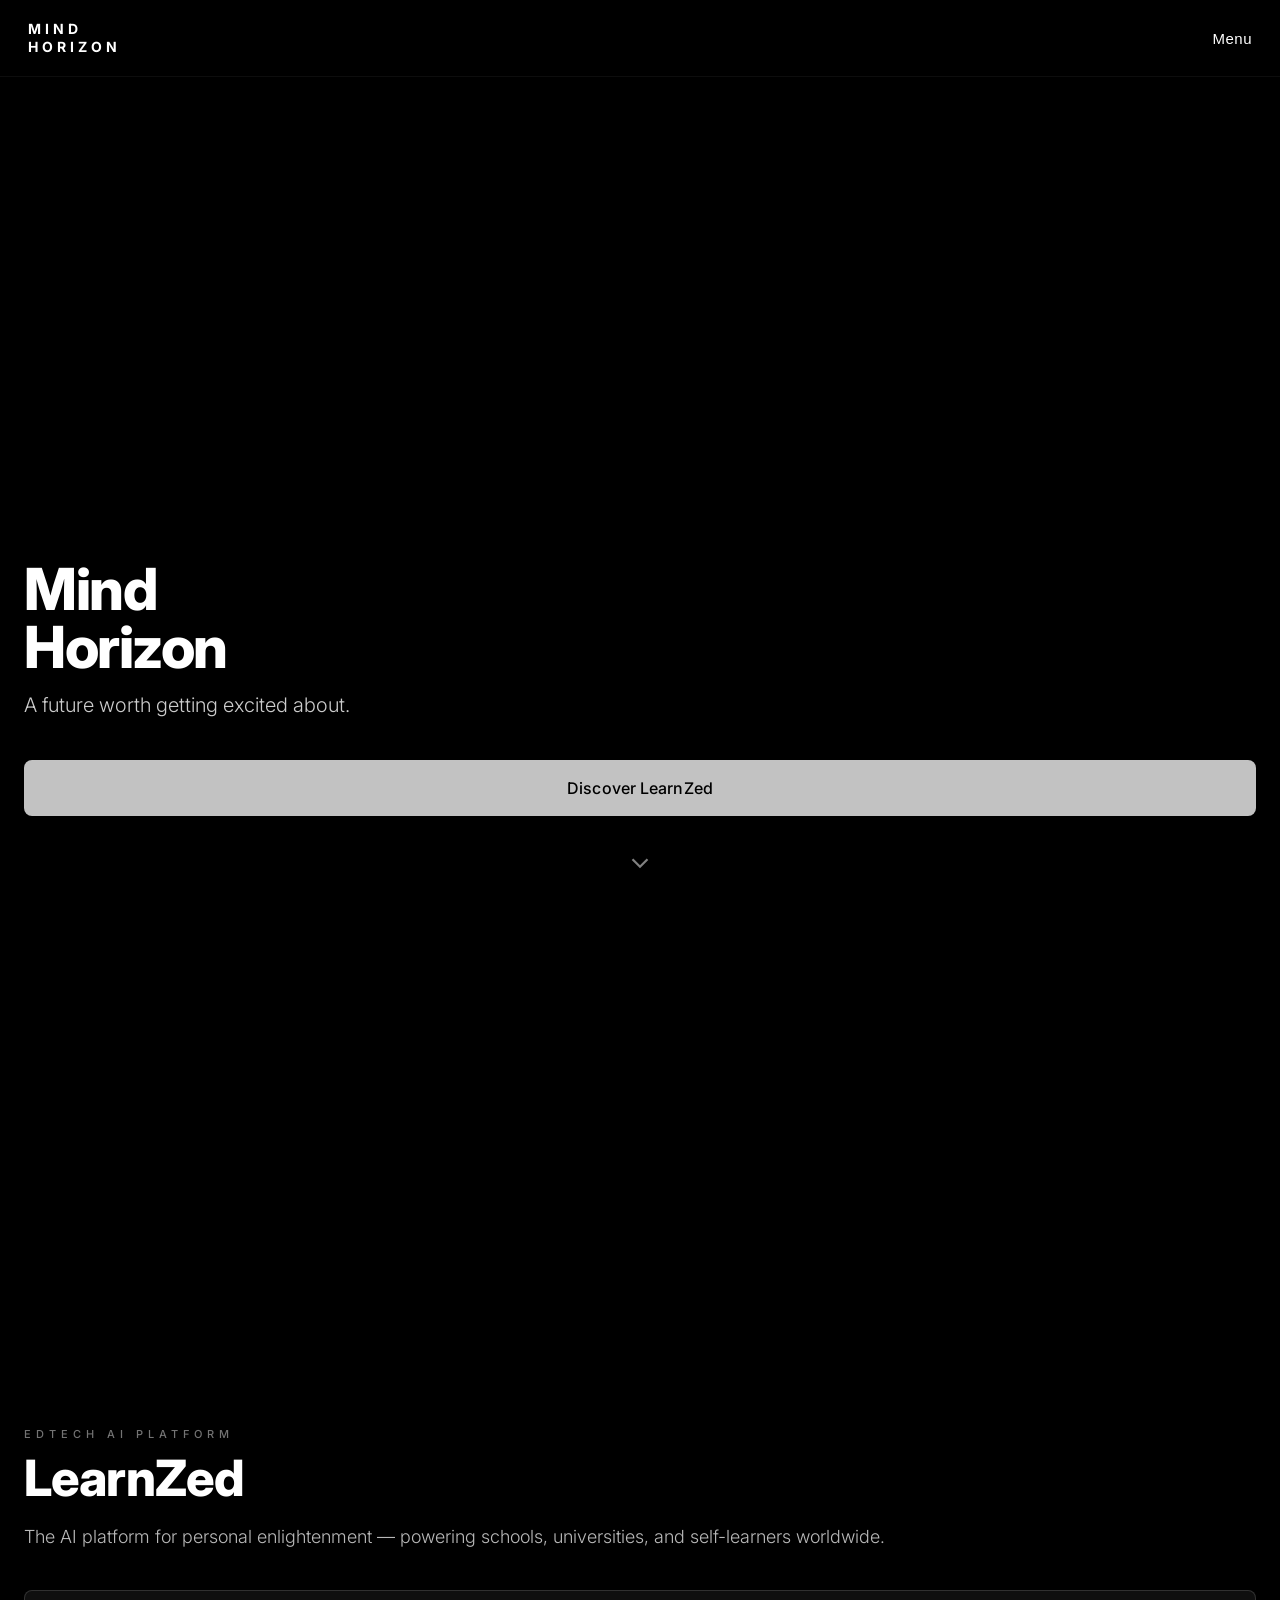
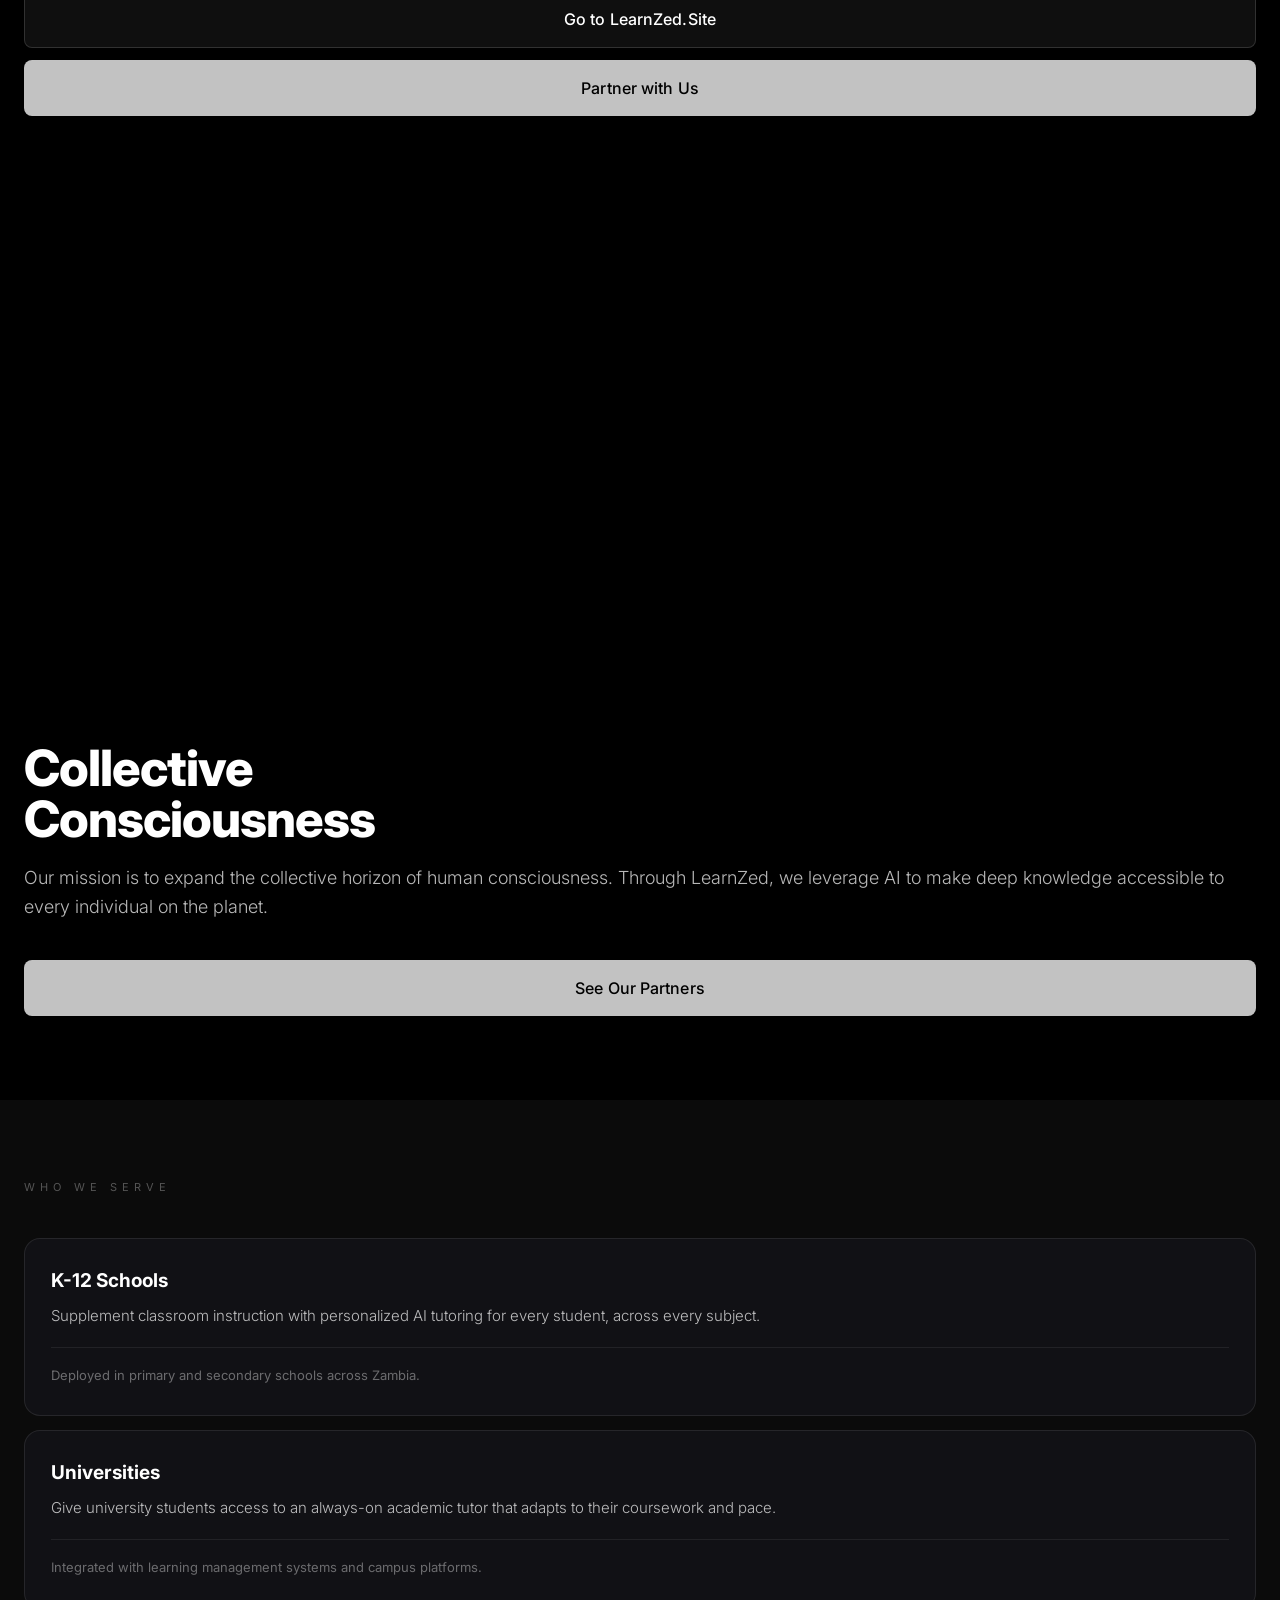
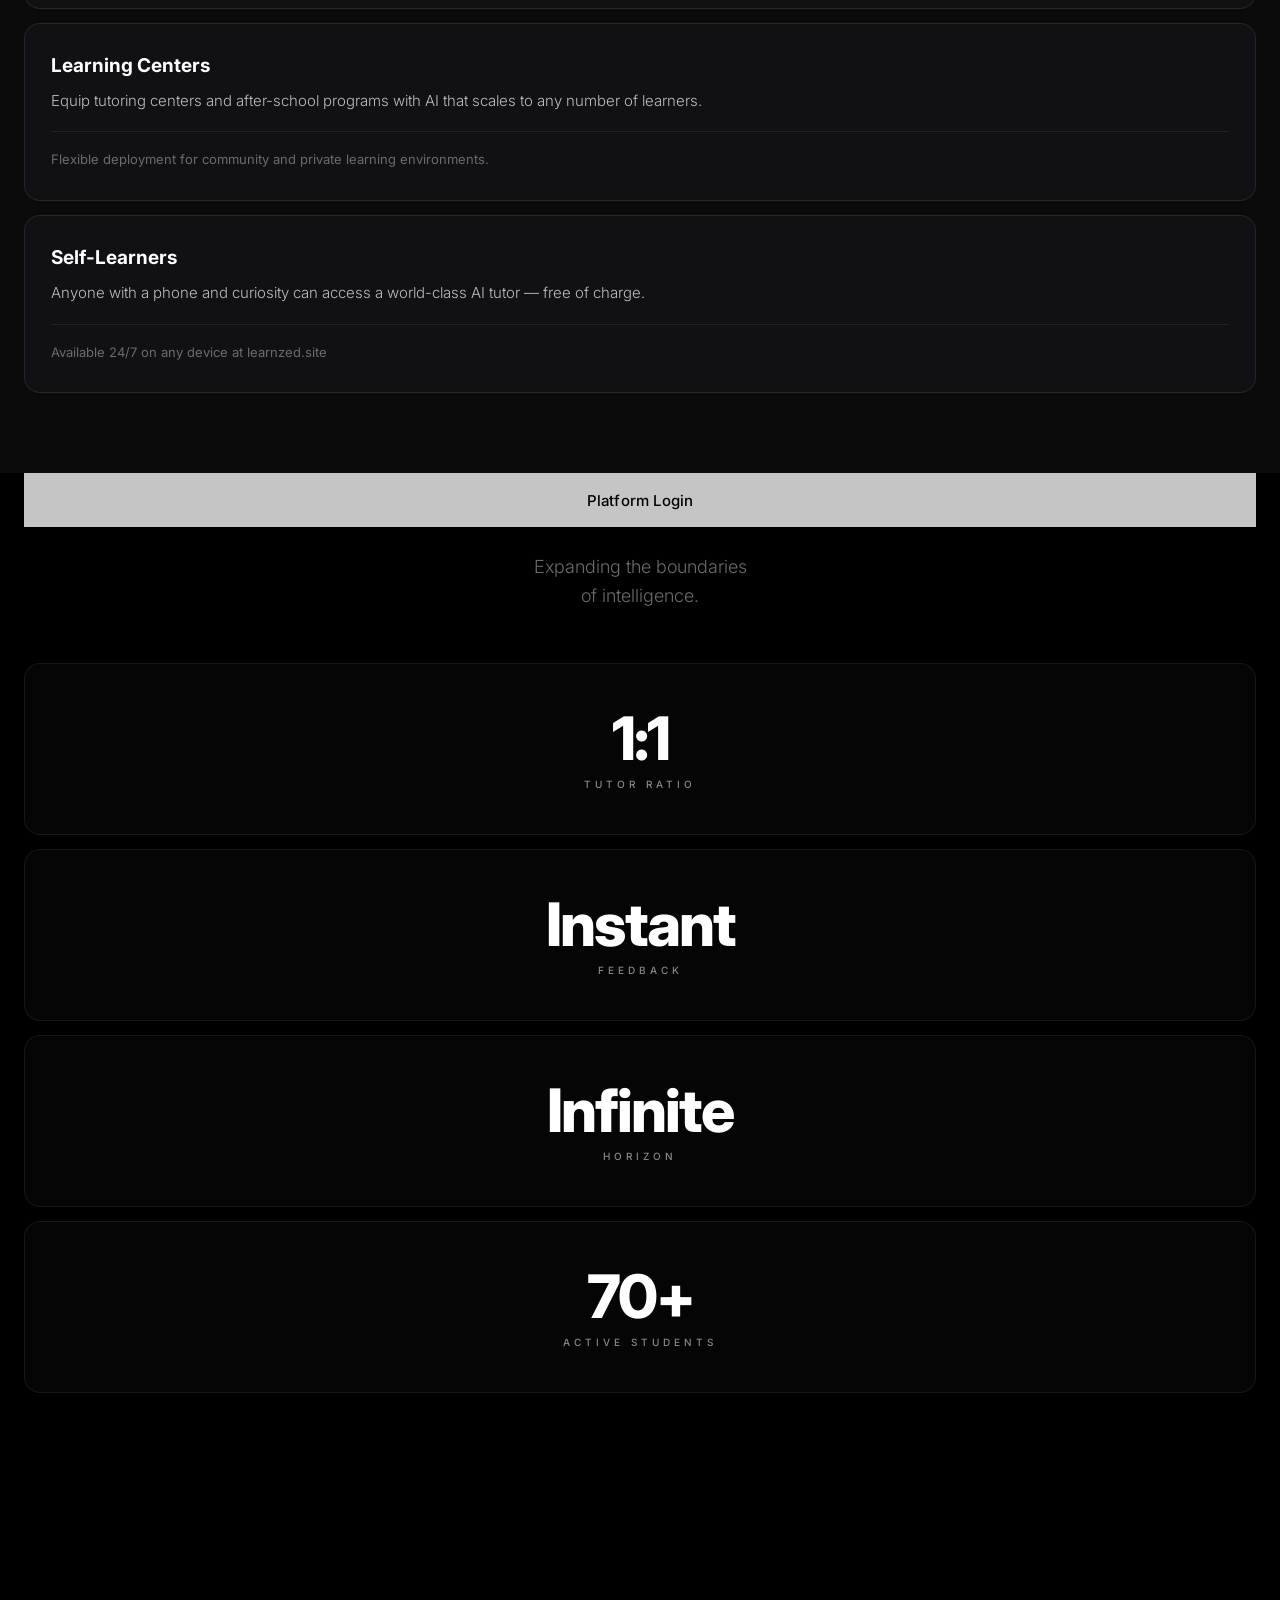
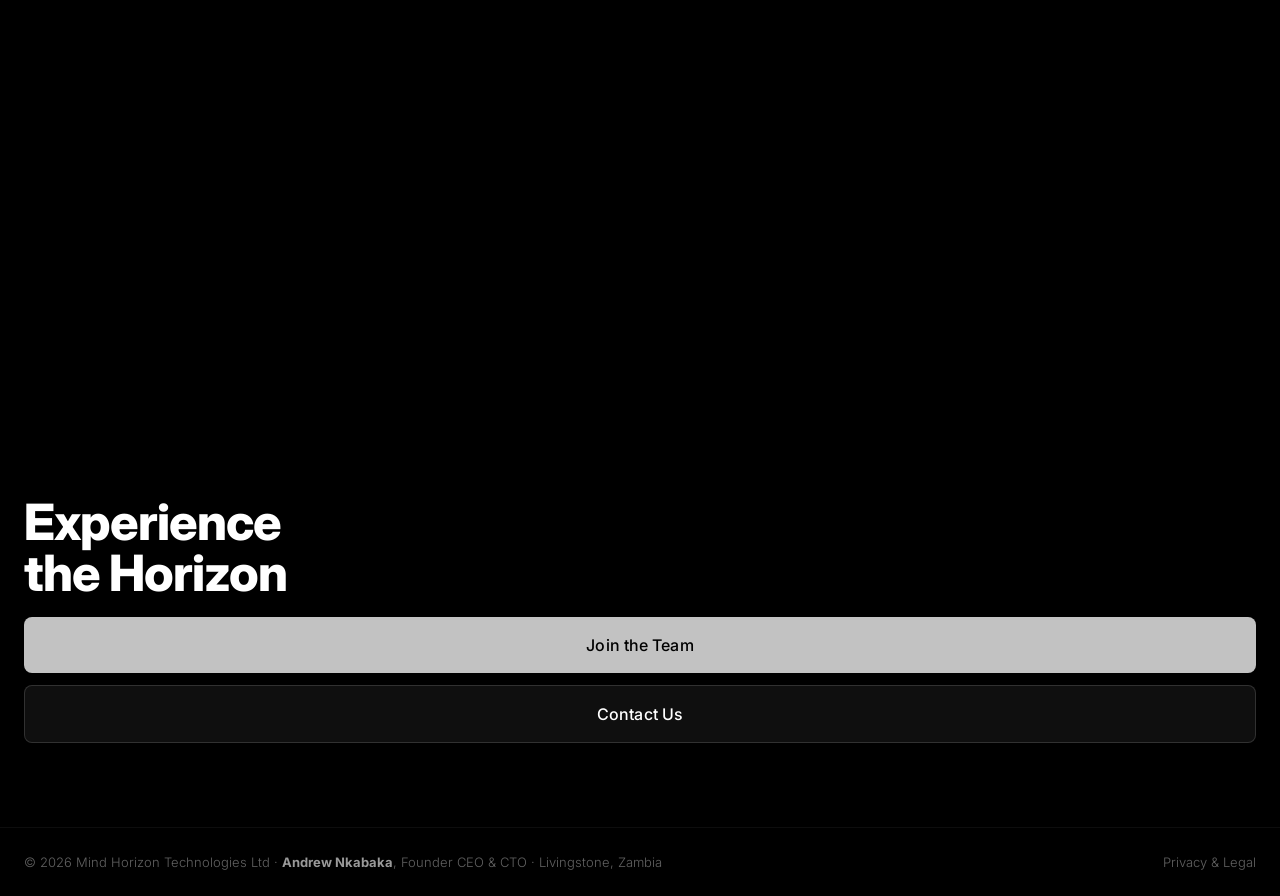
<file: index-3.html>
<!DOCTYPE html>
<html lang="en">
<head>
<meta charset="UTF-8">
<meta name="viewport" content="width=device-width, initial-scale=1.0">
<title>Mind Horizon Technologies Ltd — AI EdTech | Zambia</title>
<meta name="description" content="Mind Horizon Technologies Ltd is a Zambian AI EdTech company founded by Andrew Nkabaka. Our flagship product LearnZed is a free AI study companion for Zambian students.">
<meta name="author" content="Andrew Nkabaka">
  <!-- PWA -->
  <meta name="theme-color" content="#000000">
  <meta name="apple-mobile-web-app-capable" content="yes">
  <meta name="apple-mobile-web-app-status-bar-style" content="black">
  <meta name="apple-mobile-web-app-title" content="Mind Horizon">
  <meta name="mobile-web-app-capable" content="yes">
  <link rel="manifest" href="manifest.json">
  <link rel="apple-touch-icon" href="icon.png">
<link href="https://fonts.googleapis.com/css2?family=Inter:wght@300;400;500;600;700;800;900&display=swap" rel="stylesheet">
<style>
  *, *::before, *::after { margin: 0; padding: 0; box-sizing: border-box; }

  :root {
    --black: #000000;
    --dark: #0d0d0d;
    --card: #141418;
    --card-border: rgba(255,255,255,0.1);
    --white: #ffffff;
    --grey: #888888;
  }

  html { scroll-behavior: smooth; }
  body {
    font-family: 'Inter', sans-serif;
    background: var(--black);
    color: var(--white);
    overflow-x: hidden;
  }

  /* NAV */
  nav {
    position: fixed; top: 0; left: 0; right: 0; z-index: 1000;
    padding: 20px 28px;
    display: flex; justify-content: space-between; align-items: center;
    background: rgba(0,0,0,0.88);
    backdrop-filter: blur(14px);
    border-bottom: 1px solid rgba(255,255,255,0.05);
  }
  .nav-logo {
    font-size: 14px; font-weight: 700; letter-spacing: 4px;
    color: var(--white); text-decoration: none; line-height: 1.3; text-transform: uppercase;
  }
  .nav-menu-btn {
    font-size: 15px; font-weight: 400; color: var(--white);
    background: none; border: none; cursor: pointer; letter-spacing: 0.5px;
    transition: opacity 0.2s;
  }
  .nav-menu-btn:hover { opacity: 0.6; }

  /* DRAWER */
  .overlay {
    position: fixed; inset: 0; background: rgba(0,0,0,0.7);
    z-index: 1999; opacity: 0; pointer-events: none; transition: opacity 0.35s;
  }
  .overlay.open { opacity: 1; pointer-events: all; }
  .drawer {
    position: fixed; top: 0; right: -100%; width: 260px; height: 100vh;
    background: #0a0a0a; border-left: 1px solid rgba(255,255,255,0.08);
    z-index: 2000; padding: 72px 36px 40px;
    display: flex; flex-direction: column; gap: 4px;
    transition: right 0.38s cubic-bezier(0.4,0,0.2,1);
  }
  .drawer.open { right: 0; }
  .drawer-close {
    position: absolute; top: 22px; right: 22px;
    background: none; border: none; color: var(--white);
    font-size: 22px; cursor: pointer; opacity: 0.5; transition: opacity 0.2s;
  }
  .drawer-close:hover { opacity: 1; }
  .drawer a {
    display: block; padding: 15px 0;
    color: var(--white); text-decoration: none;
    font-size: 20px; font-weight: 300;
    border-bottom: 1px solid rgba(255,255,255,0.06);
    transition: opacity 0.2s;
  }
  .drawer a:hover { opacity: 0.5; }

  /* PAGE SYSTEM */
  .page { display: none; }
  .page.active { display: block; }

  /* FULL-SCREEN SECTIONS */
  .full-section {
    min-height: 100vh; position: relative;
    display: flex; flex-direction: column; justify-content: flex-end;
    padding-bottom: 72px; overflow: hidden;
  }
  .bg {
    position: absolute; inset: 0;
    background-size: cover; background-position: center; background-repeat: no-repeat;
  }
  .overlay-grad {
    position: absolute; inset: 0;
    background: linear-gradient(to top, rgba(0,0,0,0.92) 0%, rgba(0,0,0,0.4) 45%, rgba(0,0,0,0.1) 100%);
  }
  .content {
    position: relative; z-index: 2; padding: 0 24px; width: 100%;
  }

  /* HERO */
  #hero .bg { background-image: url('https://images.unsplash.com/photo-1462331940025-496dfbfc7564?auto=format&fit=crop&q=80&w=1400'); }

  .hero-title {
    font-size: 58px; font-weight: 800; line-height: 1.0;
    letter-spacing: -1.5px; margin-bottom: 14px;
  }
  .hero-sub {
    font-size: 20px; font-weight: 300;
    color: rgba(255,255,255,0.8); line-height: 1.5;
    margin-bottom: 40px; max-width: 380px;
  }
  .chevron {
    position: absolute; bottom: 18px; left: 50%; transform: translateX(-50%);
    z-index: 2; opacity: 0.5; animation: bounce 2.2s infinite;
  }
  .chevron svg { width: 30px; height: 30px; }
  @keyframes bounce {
    0%,100%{transform:translateX(-50%) translateY(0)}
    50%{transform:translateX(-50%) translateY(7px)}
  }

  /* LEARNZED */
  #learnzed .bg {
    background-image: url('https://images.unsplash.com/photo-1559757148-5c350d0d3c56?w=1400&q=85');
    filter: brightness(0.45);
  }
  #learnzed .overlay-grad {
    background: linear-gradient(to top, rgba(0,0,0,0.95) 0%, rgba(0,0,0,0.55) 45%, rgba(0,0,0,0.15) 100%);
  }

  /* CONSCIOUSNESS */
  #consciousness .bg { background-image: url('https://images.unsplash.com/photo-1419242902214-272b3f66ee7a?w=1400&q=85'); }

  /* BUTTONS */
  .btn-l {
    display: block; width: 100%; padding: 18px 24px;
    background: rgba(215,215,215,0.9); color: #000;
    font-size: 16px; font-weight: 500; text-align: center;
    text-decoration: none; border-radius: 8px; border: none;
    cursor: pointer; margin-bottom: 12px;
    transition: background 0.2s, transform 0.15s; letter-spacing: 0.1px;
  }
  .btn-l:hover { background: #fff; transform: scale(1.01); }
  .btn-d {
    display: block; width: 100%; padding: 18px 24px;
    background: rgba(18,18,18,0.88); color: #fff;
    font-size: 16px; font-weight: 500; text-align: center;
    text-decoration: none; border-radius: 8px;
    border: 1px solid rgba(255,255,255,0.14);
    cursor: pointer; margin-bottom: 12px;
    transition: background 0.2s, transform 0.15s; letter-spacing: 0.1px;
  }
  .btn-d:hover { background: rgba(35,35,35,0.95); transform: scale(1.01); }

  .eyebrow {
    font-size: 11px; letter-spacing: 5px; font-weight: 500;
    color: rgba(255,255,255,0.45); text-transform: uppercase; margin-bottom: 12px;
  }
  .sec-title {
    font-size: 50px; font-weight: 800; line-height: 1.02;
    letter-spacing: -1px; margin-bottom: 18px;
  }
  .sec-body {
    font-size: 18px; font-weight: 300;
    color: rgba(255,255,255,0.72); line-height: 1.65; margin-bottom: 38px;
  }

  /* WHO WE SERVE */
  #serve {
    background: #0b0b0b; padding: 80px 24px 80px; min-height: auto;
  }
  .serve-top {
    font-size: 11px; letter-spacing: 5px; color: rgba(255,255,255,0.3);
    text-transform: uppercase; margin-bottom: 44px; display: block;
  }
  .cards { display: flex; flex-direction: column; gap: 14px; }
  .card {
    background: #111115; border: 1px solid rgba(255,255,255,0.09);
    border-radius: 16px; padding: 30px 26px;
    transition: border-color 0.3s, background 0.3s;
  }
  .card:hover { border-color: rgba(255,255,255,0.22); background: #141418; }
  .card h3 { font-size: 19px; font-weight: 700; margin-bottom: 12px; }
  .card .main-text {
    font-size: 15px; font-weight: 300; color: rgba(255,255,255,0.72);
    line-height: 1.65; margin-bottom: 18px; padding-bottom: 18px;
    border-bottom: 1px solid rgba(255,255,255,0.07);
  }
  .card .sub-text {
    font-size: 13px; font-weight: 400; color: rgba(255,255,255,0.38); line-height: 1.5;
  }

  /* STATS */
  #stats { background: #000; padding: 0 24px 0; min-height: auto; }
  .stats-intro {
    padding-top: 80px; padding-bottom: 52px;
    font-size: 18px; font-weight: 300;
    color: rgba(255,255,255,0.42); text-align: center; line-height: 1.6;
  }
  .stat-cards { display: flex; flex-direction: column; gap: 14px; margin-bottom: 0; }
  .stat-card {
    background: rgba(255,255,255,0.02); border: 1px solid rgba(255,255,255,0.07);
    border-radius: 16px; padding: 44px 24px; text-align: center;
    transition: border-color 0.3s, background 0.3s;
  }
  .stat-card:hover { border-color: rgba(255,255,255,0.18); background: rgba(255,255,255,0.04); }
  .stat-num {
    font-size: 60px; font-weight: 800; letter-spacing: -2px;
    line-height: 1; margin-bottom: 10px;
  }
  .stat-lbl {
    font-size: 10px; letter-spacing: 4px; color: var(--grey);
    text-transform: uppercase; font-weight: 500;
  }
  .sticky-bar {
    position: sticky; bottom: 0;
    background: rgba(210,210,210,0.94);
    backdrop-filter: blur(12px);
    padding: 17px 24px; text-align: center; z-index: 100;
  }
  .sticky-bar a {
    color: #000; font-size: 15px; font-weight: 500;
    text-decoration: none; letter-spacing: 0.2px;
  }

  /* CTA */
  #cta .bg {
    background-image: url('https://images.unsplash.com/photo-1446776811953-b23d57bd21aa?w=1400&q=85');
    background-position: center 30%;
  }

  /* FOOTER */
  footer {
    background: #000; padding: 26px 24px;
    display: flex; justify-content: space-between; align-items: center;
    border-top: 1px solid rgba(255,255,255,0.05);
  }
  footer span { font-size: 13px; color: rgba(255,255,255,0.38); font-weight: 300; }
  footer a {
    font-size: 13px; color: rgba(255,255,255,0.38);
    text-decoration: none; font-weight: 300; transition: color 0.2s;
  }
  footer a:hover { color: var(--white); }

  /* ANIMATIONS */
  .up {
    opacity: 0; transform: translateY(28px);
    transition: opacity 0.65s ease, transform 0.65s ease;
  }
  .up.in { opacity: 1; transform: translateY(0); }
  .up:nth-child(2){transition-delay:0.08s}
  .up:nth-child(3){transition-delay:0.16s}
  .up:nth-child(4){transition-delay:0.24s}
  .up:nth-child(5){transition-delay:0.32s}

  /* ===================== INNER PAGES ===================== */
  .inner-page {
    padding-top: 80px;
    min-height: 100vh;
    background: #000;
  }

  /* Inner hero */
  .inner-hero {
    position: relative; height: 60vh; min-height: 340px;
    display: flex; align-items: flex-end; overflow: hidden;
  }
  .inner-hero .bg {
    position: absolute; inset: 0;
    background-size: cover; background-position: center;
  }
  .inner-hero .overlay-grad {
    position: absolute; inset: 0;
    background: linear-gradient(to top, rgba(0,0,0,0.92) 0%, rgba(0,0,0,0.5) 50%, rgba(0,0,0,0.1) 100%);
  }
  .inner-hero-content {
    position: relative; z-index: 2;
    padding: 0 24px 48px; width: 100%;
  }
  .inner-eyebrow {
    font-size: 11px; letter-spacing: 5px; font-weight: 500;
    color: rgba(255,255,255,0.45); text-transform: uppercase; margin-bottom: 12px;
  }
  .inner-title {
    font-size: 48px; font-weight: 800; line-height: 1.02;
    letter-spacing: -1.5px;
  }
  .inner-subtitle {
    font-size: 17px; font-weight: 300;
    color: rgba(255,255,255,0.5); margin-top: 12px; line-height: 1.6;
  }

  /* Inner content area */
  .inner-content {
    padding: 60px 24px 80px;
  }

  /* Section headings */
  .section-h2 {
    font-size: 22px; font-weight: 600; margin-bottom: 24px; color: #fff;
  }
  .section-body {
    font-size: 17px; font-weight: 300;
    color: rgba(255,255,255,0.65); line-height: 1.7; margin-bottom: 20px;
  }
  .divider {
    border: none; border-top: 1px solid rgba(255,255,255,0.1);
    margin: 48px 0;
  }

  /* Timeline */
  .timeline { display: flex; flex-direction: column; gap: 24px; }
  .timeline-item { display: flex; gap: 20px; }
  .timeline-year {
    font-size: 13px; font-weight: 600; color: rgba(255,255,255,0.38);
    width: 44px; padding-top: 2px; flex-shrink: 0;
  }
  .timeline-text { font-size: 15px; font-weight: 300; color: rgba(255,255,255,0.65); line-height: 1.6; }

  /* Stat grid */
  .stat-grid { display: grid; grid-template-columns: 1fr 1fr; gap: 14px; }
  .stat-box {
    border: 1px solid rgba(255,255,255,0.1); border-radius: 18px;
    padding: 24px 20px; background: rgba(255,255,255,0.03);
  }
  .stat-box-num { font-size: 28px; font-weight: 800; margin-bottom: 4px; }
  .stat-box-label { font-size: 10px; letter-spacing: 4px; color: rgba(255,255,255,0.38); text-transform: uppercase; }

  /* Team cards */
  .team-grid { display: flex; flex-direction: column; gap: 16px; }
  .team-card {
    border: 1px solid rgba(255,255,255,0.1); border-radius: 20px;
    padding: 28px 24px; background: rgba(255,255,255,0.02);
  }
  .team-avatar {
    width: 44px; height: 44px; border-radius: 50%;
    background: rgba(255,255,255,0.1);
    display: flex; align-items: center; justify-content: center;
    font-size: 18px; font-weight: 600; color: rgba(255,255,255,0.6);
    margin-bottom: 16px;
  }
  .team-name { font-size: 17px; font-weight: 600; margin-bottom: 8px; }
  .team-roles { display: flex; flex-wrap: wrap; gap: 8px; margin-bottom: 14px; }
  .team-role-tag {
    font-size: 11px; border: 1px solid rgba(255,255,255,0.15);
    border-radius: 20px; padding: 4px 12px; color: rgba(255,255,255,0.55);
  }
  .team-desc { font-size: 13px; font-weight: 300; color: rgba(255,255,255,0.5); line-height: 1.6; }

  /* Architecture pillars */
  .pillar-featured {
    border: 1px solid rgba(59,90,200,0.35); border-radius: 20px;
    padding: 28px 24px; background: rgba(30,50,120,0.18); margin-bottom: 14px;
  }
  .pillar-badge {
    font-size: 10px; font-weight: 600; letter-spacing: 4px;
    text-transform: uppercase; color: rgba(120,160,255,0.8); margin-bottom: 10px;
  }
  .pillar-title { font-size: 18px; font-weight: 600; margin-bottom: 10px; }
  .pillar-desc { font-size: 14px; font-weight: 300; color: rgba(255,255,255,0.55); line-height: 1.65; }
  .pillar-card {
    border: 1px solid rgba(255,255,255,0.09); border-radius: 20px;
    padding: 24px 22px; background: rgba(255,255,255,0.02); margin-bottom: 14px;
  }

  /* Platform layers */
  .layer-item {
    border: 1px solid rgba(255,255,255,0.09); border-radius: 16px;
    padding: 18px 20px; background: rgba(255,255,255,0.02);
    margin-bottom: 10px; transition: background 0.2s;
  }
  .layer-item:hover { background: rgba(255,255,255,0.04); }
  .layer-name { font-size: 15px; font-weight: 600; margin-bottom: 6px; }
  .layer-detail { font-size: 13px; font-weight: 300; color: rgba(255,255,255,0.55); line-height: 1.6; }

  /* Architecture dot-grid bg */
  .arch-hero-bg {
    background: #060810;
    background-image: radial-gradient(circle, rgba(255,255,255,0.04) 1px, transparent 1px);
    background-size: 40px 40px;
  }

  /* Careers */
  .job-item {
    border: 1px solid rgba(255,255,255,0.09); border-radius: 18px;
    padding: 20px 22px; background: rgba(255,255,255,0.02);
    margin-bottom: 10px; transition: background 0.2s, border-color 0.2s;
    cursor: pointer;
  }
  .job-item:hover { background: rgba(255,255,255,0.05); border-color: rgba(255,255,255,0.2); }
  .job-role { font-size: 16px; font-weight: 600; margin-bottom: 4px; }
  .job-dept { font-size: 13px; color: rgba(255,255,255,0.38); }
  .job-meta { display: flex; align-items: center; gap: 12px; margin-top: 12px; flex-wrap: wrap; }
  .job-location { font-size: 13px; color: rgba(255,255,255,0.5); }
  .job-type {
    font-size: 11px; font-weight: 500; background: rgba(255,255,255,0.1);
    color: rgba(255,255,255,0.7); padding: 4px 12px; border-radius: 20px;
  }
  .job-arrow { font-size: 18px; color: rgba(255,255,255,0.3); margin-left: auto; }

  /* No-role CTA box */
  .no-role-box {
    border: 1px solid rgba(255,255,255,0.1); border-radius: 24px;
    padding: 40px 24px; text-align: center; background: rgba(255,255,255,0.02);
    margin-top: 40px;
  }
  .no-role-box h3 { font-size: 20px; font-weight: 600; margin-bottom: 10px; }
  .no-role-box p { font-size: 15px; font-weight: 300; color: rgba(255,255,255,0.55); margin-bottom: 28px; }

  /* Partners */
  .partners-stats-bar {
    border-top: 1px solid rgba(255,255,255,0.1);
    border-bottom: 1px solid rgba(255,255,255,0.1);
    background: rgba(255,255,255,0.02);
    padding: 32px 24px;
    display: grid; grid-template-columns: 1fr 1fr; gap: 24px;
    text-align: center;
  }
  .p-stat-val { font-size: 30px; font-weight: 800; margin-bottom: 4px; }
  .p-stat-label { font-size: 10px; letter-spacing: 4px; color: rgba(255,255,255,0.38); text-transform: uppercase; }

  .partner-type-card {
    border: 1px solid rgba(255,255,255,0.09); border-radius: 20px;
    padding: 28px 24px; background: rgba(255,255,255,0.02);
    margin-bottom: 14px; transition: background 0.2s;
  }
  .partner-type-card:hover { background: rgba(255,255,255,0.04); }
  .partner-type-title { font-size: 19px; font-weight: 600; margin-bottom: 10px; }
  .partner-type-desc { font-size: 14px; font-weight: 300; color: rgba(255,255,255,0.6); line-height: 1.65; margin-bottom: 18px; }
  .benefits-label { font-size: 10px; letter-spacing: 4px; color: rgba(255,255,255,0.32); text-transform: uppercase; margin-bottom: 10px; }
  .benefit-item { display: flex; gap: 10px; font-size: 13px; color: rgba(255,255,255,0.6); margin-bottom: 6px; line-height: 1.5; }
  .benefit-dash { color: rgba(255,255,255,0.28); }

  .steps-grid { display: grid; grid-template-columns: 1fr 1fr; gap: 14px; margin-top: 24px; }
  .step-card {
    border: 1px solid rgba(255,255,255,0.09); border-radius: 18px;
    padding: 22px 18px; background: rgba(255,255,255,0.02);
  }
  .step-num { font-size: 28px; font-weight: 800; color: rgba(255,255,255,0.12); margin-bottom: 12px; }
  .step-title { font-size: 15px; font-weight: 600; margin-bottom: 8px; }
  .step-desc { font-size: 13px; font-weight: 300; color: rgba(255,255,255,0.5); line-height: 1.6; }

  .partner-cta-box {
    border: 1px solid rgba(255,255,255,0.1); border-radius: 24px;
    padding: 44px 24px; text-align: center; background: rgba(255,255,255,0.02);
    margin-top: 40px;
  }
  .partner-cta-box h3 { font-size: 22px; font-weight: 600; margin-bottom: 10px; }
  .partner-cta-box p { font-size: 15px; font-weight: 300; color: rgba(255,255,255,0.5); margin-bottom: 28px; line-height: 1.6; }
  .cta-btns { display: flex; flex-direction: column; gap: 12px; }

  /* Vision */
  .principles-grid { display: flex; flex-direction: column; gap: 14px; }
  .principle-card {
    border: 1px solid rgba(255,255,255,0.09); border-radius: 18px;
    padding: 24px 20px; background: rgba(255,255,255,0.03);
  }
  .principle-title { font-size: 17px; font-weight: 600; margin-bottom: 10px; }
  .principle-body { font-size: 14px; font-weight: 300; color: rgba(255,255,255,0.55); line-height: 1.65; }

  /* Back link */
  .back-link {
    display: inline-flex; align-items: center; gap: 6px;
    font-size: 13px; color: rgba(255,255,255,0.45);
    text-decoration: none; margin-top: 48px;
    transition: color 0.2s;
  }
  .back-link:hover { color: #fff; }

  /* Privacy blocks */
  .privacy-block {
    border-left: 1px solid rgba(255,255,255,0.1);
    padding: 0 0 28px 20px;
    margin-bottom: 28px;
  }
  .privacy-label {
    font-size: 12px; font-weight: 600; letter-spacing: 3px;
    text-transform: uppercase; color: rgba(255,255,255,0.38);
    margin-bottom: 10px;
  }
  .privacy-text {
    font-size: 15px; font-weight: 300;
    color: rgba(255,255,255,0.62); line-height: 1.75;
  }

  /* White CTA button */
  .btn-white {
    display: inline-flex; align-items: center; justify-content: center;
    height: 44px; padding: 0 28px; border-radius: 10px;
    background: #fff; color: #000; font-size: 14px; font-weight: 500;
    text-decoration: none; transition: background 0.2s;
    border: none; cursor: pointer;
  }
  .btn-white:hover { background: rgba(255,255,255,0.88); }
  .btn-outline {
    display: inline-flex; align-items: center; justify-content: center;
    height: 44px; padding: 0 28px; border-radius: 10px;
    border: 1px solid rgba(255,255,255,0.2); color: #fff;
    font-size: 14px; font-weight: 500; text-decoration: none;
    background: transparent; transition: background 0.2s; cursor: pointer;
  }
  .btn-outline:hover { background: rgba(255,255,255,0.1); }

  /* Architecture hero */
  #arch-hero-bg {
    position: absolute; inset: 0;
    background: linear-gradient(135deg, rgba(15,30,80,0.35) 0%, #000 100%);
  }

  /* Vision cosmos bg */
  #vision-bg { background-image: url('https://images.unsplash.com/photo-1464802686167-b939a6910659?auto=format&fit=crop&q=80&w=1400'); }

  /* About galaxy bg */
  #about-bg { background-image: url('https://images.unsplash.com/photo-1462331940025-496dfbfc7564?auto=format&fit=crop&q=80&w=1400'); }

  /* Careers earth bg */
  #careers-bg { background-image: url('https://images.unsplash.com/photo-1451187580459-43490279c0fa?auto=format&fit=crop&q=80&w=1400'); }

  /* Partners dot-grid bg */
  #partners-hero-content {
    position: absolute; inset: 0;
    background: #060810;
    background-image: radial-gradient(ellipse 90% 70% at 50% 30%, rgba(59,90,200,0.13) 0%, transparent 70%),
                      radial-gradient(circle, rgba(255,255,255,0.04) 1px, transparent 1px);
    background-size: cover, 36px 36px;
  }
</style>
</head>
<body>

<!-- NAV -->
<nav>
  <a href="#" class="nav-logo" onclick="showPage('home');return false;">MIND<br>HORIZON</a>
  <button class="nav-menu-btn" onclick="openDrawer()">Menu</button>
</nav>

<!-- DRAWER -->
<div class="overlay" id="overlay" onclick="closeDrawer()"></div>
<div class="drawer" id="drawer">
  <button class="drawer-close" onclick="closeDrawer()">✕</button>
  <a href="#" onclick="showPage('home');closeDrawer();return false;">Home</a>
  <a href="#" onclick="showPage('about');closeDrawer();return false;">About</a>
  <a href="#" onclick="showPage('vision');closeDrawer();return false;">Vision</a>
  <a href="#" onclick="showPage('architecture');closeDrawer();return false;">Architecture</a>
  <a href="#" onclick="showPage('partners');closeDrawer();return false;">Partners</a>
  <a href="#" onclick="showPage('careers');closeDrawer();return false;">Careers</a>
  <a href="https://learnzed.site" target="_blank" onclick="closeDrawer()">Launch App →</a>
</div>

<!-- ============================================================ -->
<!-- HOME PAGE -->
<!-- ============================================================ -->
<div id="page-home" class="page active">

  <!-- HERO -->
  <section class="full-section" id="hero">
    <div class="bg"></div>
    <div class="overlay-grad"></div>
    <div class="content">
      <h1 class="hero-title up">Mind<br>Horizon</h1>
      <p class="hero-sub up">A future worth getting excited about.</p>
      <a href="#learnzed" class="btn-l up">Discover LearnZed</a>
    </div>
    <div class="chevron">
      <svg viewBox="0 0 24 24" fill="none" stroke="white" stroke-width="1.8">
        <polyline points="6 9 12 15 18 9"></polyline>
      </svg>
    </div>
  </section>

  <!-- LEARNZED -->
  <section class="full-section" id="learnzed">
    <div class="bg"></div>
    <div class="overlay-grad"></div>
    <div class="content">
      <p class="eyebrow up">EdTech AI Platform</p>
      <h2 class="sec-title up">LearnZed</h2>
      <p class="sec-body up">The AI platform for personal enlightenment — powering schools, universities, and self-learners worldwide.</p>
      <a href="https://learnzed.site" target="_blank" class="btn-d up">Go to LearnZed.Site</a>
      <a href="mailto:mindhorizontechnologies@gmail.com" class="btn-l up">Partner with Us</a>
    </div>
  </section>

  <!-- COLLECTIVE CONSCIOUSNESS -->
  <section class="full-section" id="consciousness">
    <div class="bg"></div>
    <div class="overlay-grad"></div>
    <div class="content">
      <h2 class="sec-title up">Collective<br>Consciousness</h2>
      <p class="sec-body up">Our mission is to expand the collective horizon of human consciousness. Through LearnZed, we leverage AI to make deep knowledge accessible to every individual on the planet.</p>
      <a href="#" class="btn-l up" onclick="showPage('partners');return false;">See Our Partners</a>
    </div>
  </section>

  <!-- WHO WE SERVE -->
  <section id="serve">
    <span class="serve-top up">Who We Serve</span>
    <div class="cards">
      <div class="card up">
        <h3>K-12 Schools</h3>
        <p class="main-text">Supplement classroom instruction with personalized AI tutoring for every student, across every subject.</p>
        <p class="sub-text">Deployed in primary and secondary schools across Zambia.</p>
      </div>
      <div class="card up">
        <h3>Universities</h3>
        <p class="main-text">Give university students access to an always-on academic tutor that adapts to their coursework and pace.</p>
        <p class="sub-text">Integrated with learning management systems and campus platforms.</p>
      </div>
      <div class="card up">
        <h3>Learning Centers</h3>
        <p class="main-text">Equip tutoring centers and after-school programs with AI that scales to any number of learners.</p>
        <p class="sub-text">Flexible deployment for community and private learning environments.</p>
      </div>
      <div class="card up">
        <h3>Self-Learners</h3>
        <p class="main-text">Anyone with a phone and curiosity can access a world-class AI tutor — free of charge.</p>
        <p class="sub-text">Available 24/7 on any device at learnzed.site</p>
      </div>
    </div>
  </section>

  <!-- STATS -->
  <section id="stats">
    <p class="stats-intro up">Expanding the boundaries<br>of intelligence.</p>
    <div class="stat-cards">
      <div class="stat-card up">
        <div class="stat-num">1:1</div>
        <div class="stat-lbl">Tutor Ratio</div>
      </div>
      <div class="stat-card up">
        <div class="stat-num">Instant</div>
        <div class="stat-lbl">Feedback</div>
      </div>
      <div class="stat-card up">
        <div class="stat-num">Infinite</div>
        <div class="stat-lbl">Horizon</div>
      </div>
      <div class="stat-card up" style="margin-bottom:80px">
        <div class="stat-num">70+</div>
        <div class="stat-lbl">Active Students</div>
      </div>
    </div>
    <div class="sticky-bar">
      <a href="https://learnzed.site" target="_blank">Platform Login</a>
    </div>
  </section>

  <!-- CTA -->
  <section class="full-section" id="cta">
    <div class="bg"></div>
    <div class="overlay-grad"></div>
    <div class="content">
      <h2 class="sec-title up">Experience<br>the Horizon</h2>
      <a href="mailto:mindhorizontechnologies@gmail.com?subject=Join the Mind Horizon Team" class="btn-l up">Join the Team</a>
      <a href="mailto:mindhorizontechnologies@gmail.com" class="btn-d up">Contact Us</a>
    </div>
  </section>

  <!-- FOOTER -->
  <footer>
    <span>© 2026 Mind Horizon Technologies Ltd · <strong style="color:rgba(255,255,255,0.6)">Andrew Nkabaka</strong>, Founder CEO &amp; CTO · Livingstone, Zambia</span>
    <a href="#" onclick="showPage('privacy');return false;">Privacy &amp; Legal</a>
  </footer>

</div><!-- /page-home -->


<!-- ============================================================ -->
<!-- ABOUT PAGE -->
<!-- ============================================================ -->
<div id="page-about" class="page">
  <div class="inner-page">
    <div class="inner-hero">
      <div class="bg" id="about-bg"></div>
      <div class="overlay-grad"></div>
      <div class="inner-hero-content">
        <p class="inner-eyebrow">About Us</p>
        <h1 class="inner-title">Mind Horizon</h1>
      </div>
    </div>

    <div class="inner-content">

      <!-- Who We Are -->
      <h2 class="section-h2">Who We Are</h2>
      <p class="section-body">Mind Horizon is an EdTech AI company founded in Zambia on a singular belief: that the next great leap for humanity is cognitive, not technological. We exist to make that leap possible for every person on earth.</p>
      <p class="section-body">Our flagship product, LearnZed, is an AI-powered education platform that delivers personalized, adaptive learning through a proactive predictive AI companion. We believe knowledge is a right — not a privilege — and we are building the infrastructure to prove it.</p>

      <hr class="divider">

      <!-- Our Story -->
      <h2 class="section-h2">Our Story</h2>
      <div class="timeline">
        <div class="timeline-item">
          <span class="timeline-year">2025</span>
          <p class="timeline-text">Mind Horizon is founded by Andrew Nkabaka. LearnZed begins development as the company's flagship AI EdTech platform.</p>
        </div>
        <div class="timeline-item">
          <span class="timeline-year">2026</span>
          <p class="timeline-text">LearnZed goes live. The first school pilot launches in Lusaka in partnership with the Junior City Council, bringing AI tutoring into real classrooms.</p>
        </div>
      </div>

      <hr class="divider">

      <!-- By the Numbers -->
      <h2 class="section-h2">By the Numbers</h2>
      <div class="stat-grid">
        <div class="stat-box"><div class="stat-box-num">2025</div><div class="stat-box-label">Founded</div></div>
        <div class="stat-box"><div class="stat-box-num">70+</div><div class="stat-box-label">Active Students</div></div>
        <div class="stat-box"><div class="stat-box-num">Zambia</div><div class="stat-box-label">Country</div></div>
        <div class="stat-box"><div class="stat-box-num">Growing</div><div class="stat-box-label">Every Term</div></div>
      </div>

      <hr class="divider">

      <!-- Team -->
      <h2 class="section-h2">The Team</h2>
      <div class="team-grid">
        <div class="team-card">
          <div class="team-avatar">A</div>
          <div class="team-name">Andrew Nkabaka</div>
          <div class="team-roles">
            <span class="team-role-tag">Founder</span>
            <span class="team-role-tag">Chief Executive Officer</span>
            <span class="team-role-tag">Chief Technology Officer</span>
          </div>
          <p class="team-desc">The driving force behind Mind Horizon — building the product, shaping the vision, and leading the company from the ground up.</p>
        </div>
        <div class="team-card">
          <div class="team-avatar">C</div>
          <div class="team-name">COO</div>
          <div class="team-roles">
            <span class="team-role-tag">Chief Operating Officer</span>
          </div>
          <p class="team-desc">Overseeing operations and ensuring the company runs efficiently as Mind Horizon grows its partnerships and platform.</p>
        </div>
      </div>

      <a href="#" class="back-link" onclick="showPage('home');return false;">← Back to Home</a>
    </div>
  </div>
</div><!-- /page-about -->


<!-- ============================================================ -->
<!-- VISION PAGE -->
<!-- ============================================================ -->
<div id="page-vision" class="page">
  <div class="inner-page">
    <div class="inner-hero">
      <div class="bg" id="vision-bg"></div>
      <div class="overlay-grad" style="background:linear-gradient(to top,rgba(0,0,0,0.92) 0%,rgba(0,0,0,0.4) 50%,rgba(0,0,0,0.2) 100%);"></div>
      <div class="inner-hero-content">
        <p class="inner-eyebrow">Our Vision</p>
        <h1 class="inner-title">Collective<br>Consciousness</h1>
      </div>
    </div>

    <div class="inner-content">

      <h2 class="section-h2">The Mission</h2>
      <p class="section-body">Our mission is to expand the collective horizon of human consciousness. Through LearnZed, we leverage AI to make deep knowledge accessible to every individual on the planet — regardless of their background, language, or circumstance.</p>

      <hr class="divider">

      <h2 class="section-h2">The Horizon</h2>
      <p class="section-body">We believe the next great leap for humanity is not a technological one — it is a cognitive one. When every person on earth has access to a brilliant, patient, personalized teacher, the world changes. That is the horizon we are building toward.</p>

      <hr class="divider">

      <h2 class="section-h2">Our Principles</h2>
      <div class="principles-grid">
        <div class="principle-card">
          <div class="principle-title">Radical Access</div>
          <p class="principle-body">Knowledge should not be a privilege. Every person deserves a world-class education, delivered in their own language, at their own pace.</p>
        </div>
        <div class="principle-card">
          <div class="principle-title">Human First</div>
          <p class="principle-body">AI is our tool, not our product. Every decision we make puts human flourishing at the center — not engagement metrics or profit margins.</p>
        </div>
        <div class="principle-card">
          <div class="principle-title">Long Horizon</div>
          <p class="principle-body">We think in decades. The changes we are working toward will take time. We are patient, principled, and relentlessly focused.</p>
        </div>
      </div>

      <a href="#" class="back-link" onclick="showPage('home');return false;">← Back to Home</a>
    </div>
  </div>
</div><!-- /page-vision -->


<!-- ============================================================ -->
<!-- ARCHITECTURE PAGE -->
<!-- ============================================================ -->
<div id="page-architecture" class="page">
  <div class="inner-page">
    <div class="inner-hero" style="background:#060810;">
      <div id="arch-hero-bg"></div>
      <div style="position:absolute;inset:0;opacity:0.04;background-image:radial-gradient(circle,white 1px,transparent 1px);background-size:40px 40px;"></div>
      <div class="overlay-grad" style="background:linear-gradient(to top,rgba(0,0,0,0.95) 0%,rgba(0,0,0,0.4) 60%,transparent 100%);"></div>
      <div class="inner-hero-content">
        <p class="inner-eyebrow">Architecture</p>
        <h1 class="inner-title">Neural Infrastructure</h1>
        <p class="inner-subtitle">Powered by a proactive predictive AI companion model.</p>
      </div>
    </div>

    <div class="inner-content">

      <!-- Core Pillars -->
      <h2 class="section-h2">Core Pillars</h2>

      <div class="pillar-featured">
        <div class="pillar-badge">Flagship AI Model</div>
        <div class="pillar-title">Proactive Predictive AI Companion</div>
        <p class="pillar-desc">The core intelligence behind LearnZed. Rather than waiting for a student to struggle, the AI companion predicts knowledge gaps before they form — proactively guiding each learner along the optimal path.</p>
      </div>

      <div class="pillar-card">
        <div class="pillar-title">1:1 Tutor Ratio</div>
        <p class="pillar-desc">Every learner gets their own AI tutor — infinitely patient, always available, and deeply personalized. No waiting, no one-size-fits-all curriculum.</p>
      </div>

      <div class="pillar-card">
        <div class="pillar-title">Instant Feedback</div>
        <p class="pillar-desc">Responses and corrections happen in real time. Learners build momentum instead of waiting days for graded work to return.</p>
      </div>

      <div class="pillar-card">
        <div class="pillar-title">Infinite Horizon</div>
        <p class="pillar-desc">There is no ceiling. LearnZed adapts as learners grow — from first principles to advanced mastery, the system expands with them.</p>
      </div>

      <hr class="divider">

      <!-- Platform Layers -->
      <h2 class="section-h2">Platform Layers</h2>

      <div class="layer-item">
        <div class="layer-name">Predictive Learning Engine</div>
        <p class="layer-detail">The AI companion model that anticipates each learner's next challenge, proactively surfacing concepts and exercises before gaps become blockers.</p>
      </div>
      <div class="layer-item">
        <div class="layer-name">Adaptive Content Delivery</div>
        <p class="layer-detail">Continuously models each learner's knowledge state and adjusts content difficulty, pacing, and style in real time.</p>
      </div>
      <div class="layer-item">
        <div class="layer-name">Natural Language Tutoring</div>
        <p class="layer-detail">Engages learners in open-ended dialogue — answering questions, posing challenges, and explaining concepts at the right depth.</p>
      </div>
      <div class="layer-item">
        <div class="layer-name">Curriculum Graph</div>
        <p class="layer-detail">A structured knowledge graph that maps concepts and their dependencies across every domain we support.</p>
      </div>
      <div class="layer-item">
        <div class="layer-name">Progress Intelligence</div>
        <p class="layer-detail">Detailed analytics that surface patterns in learner behaviour, helping identify gaps before they become blockers.</p>
      </div>

      <hr class="divider">

      <!-- CTA -->
      <h2 class="section-h2">Ready to experience it?</h2>
      <p class="section-body" style="margin-bottom:24px;">Log in to LearnZed and see the infrastructure in action.</p>
      <a href="https://learnzed.site" target="_blank" class="btn-white">Platform Login</a>

      <a href="#" class="back-link" onclick="showPage('home');return false;">← Back to Home</a>
    </div>
  </div>
</div><!-- /page-architecture -->


<!-- ============================================================ -->
<!-- PARTNERS PAGE -->
<!-- ============================================================ -->
<div id="page-partners" class="page">
  <div class="inner-page">
    <div class="inner-hero" style="min-height:58vh;">
      <div id="partners-hero-content"></div>
      <div class="overlay-grad" style="background:linear-gradient(to top,rgba(0,0,0,0.95) 0%,rgba(0,0,0,0.4) 60%,transparent 100%);"></div>
      <div class="inner-hero-content">
        <p class="inner-eyebrow">Institutional Partnerships</p>
        <h1 class="inner-title">Partnering<br>with Schools</h1>
        <p class="inner-subtitle">We work directly with schools to implement LearnZed — actively piloting in Lusaka in partnership with the Junior City Council, bringing 1:1 AI tutoring into real classrooms.</p>
      </div>
    </div>

    <!-- Stats bar -->
    <div class="partners-stats-bar">
      <div><div class="p-stat-val">Active</div><div class="p-stat-label">School Pilot</div></div>
      <div><div class="p-stat-val">Zambia</div><div class="p-stat-label">Country</div></div>
      <div><div class="p-stat-val">2026</div><div class="p-stat-label">Partnerships Since</div></div>
      <div><div class="p-stat-val">Growing</div><div class="p-stat-label">Every Term</div></div>
    </div>

    <div class="inner-content">

      <h2 class="section-h2">Who We Partner With</h2>

      <div class="partner-type-card">
        <div class="partner-type-title">K-12 Schools</div>
        <p class="partner-type-desc">We partner with primary and secondary schools to bring AI-powered tutoring directly into the classroom. Teachers stay in control while every student gets personalised support.</p>
        <div class="benefits-label">What's included</div>
        <div class="benefit-item"><span class="benefit-dash">—</span>Supplemental AI tutoring per student</div>
        <div class="benefit-item"><span class="benefit-dash">—</span>Teacher dashboard and reporting</div>
        <div class="benefit-item"><span class="benefit-dash">—</span>Curriculum-aligned content</div>
        <div class="benefit-item"><span class="benefit-dash">—</span>Multi-language support</div>
      </div>

      <div class="partner-type-card">
        <div class="partner-type-title">Universities &amp; Colleges</div>
        <p class="partner-type-desc">From introductory courses to postgraduate study, LearnZed integrates with your existing systems to give every student a brilliant academic tutor available 24/7.</p>
        <div class="benefits-label">What's included</div>
        <div class="benefit-item"><span class="benefit-dash">—</span>LMS integration (Canvas, Blackboard, Moodle)</div>
        <div class="benefit-item"><span class="benefit-dash">—</span>Subject-specific tutoring engines</div>
        <div class="benefit-item"><span class="benefit-dash">—</span>Lecturer-authored content support</div>
        <div class="benefit-item"><span class="benefit-dash">—</span>Usage analytics for faculty</div>
      </div>

      <div class="partner-type-card">
        <div class="partner-type-title">Tutoring &amp; Learning Centres</div>
        <p class="partner-type-desc">Scale your impact without scaling your costs. LearnZed amplifies what your human tutors do by handling routine practice, answering questions between sessions, and tracking progress.</p>
        <div class="benefits-label">What's included</div>
        <div class="benefit-item"><span class="benefit-dash">—</span>Blended human + AI tutoring model</div>
        <div class="benefit-item"><span class="benefit-dash">—</span>Progress tracking per learner</div>
        <div class="benefit-item"><span class="benefit-dash">—</span>Affordable per-seat pricing</div>
        <div class="benefit-item"><span class="benefit-dash">—</span>White-label options available</div>
      </div>

      <hr class="divider">

      <h2 class="section-h2">How the Partnership Works</h2>
      <div class="steps-grid">
        <div class="step-card">
          <div class="step-num">01</div>
          <div class="step-title">Apply</div>
          <p class="step-desc">Submit your institution's details. Our team reviews every application personally.</p>
        </div>
        <div class="step-card">
          <div class="step-num">02</div>
          <div class="step-title">Onboard</div>
          <p class="step-desc">We configure LearnZed for your curriculum, language, and platform requirements.</p>
        </div>
        <div class="step-card">
          <div class="step-num">03</div>
          <div class="step-title">Deploy</div>
          <p class="step-desc">Roll out to students with support from our implementation team every step of the way.</p>
        </div>
        <div class="step-card">
          <div class="step-num">04</div>
          <div class="step-title">Grow</div>
          <p class="step-desc">Track progress, gather insights, and expand access as the results speak for themselves.</p>
        </div>
      </div>

      <div class="partner-cta-box">
        <h3>Ready to bring LearnZed to your school?</h3>
        <p>Reach out and our partnerships team will get back to you within 48 hours to discuss how we can work together.</p>
        <div class="cta-btns">
          <a href="mailto:mindhorizontechnologies@gmail.com" class="btn-white">Contact Partnerships Team</a>
          <a href="https://learnzed.site" target="_blank" class="btn-outline">View LearnZed Platform</a>
        </div>
      </div>

      <a href="#" class="back-link" onclick="showPage('home');return false;">← Back to Home</a>
    </div>
  </div>
</div><!-- /page-partners -->


<!-- ============================================================ -->
<!-- CAREERS PAGE -->
<!-- ============================================================ -->
<div id="page-careers" class="page">
  <div class="inner-page">
    <div class="inner-hero" style="min-height:55vh;">
      <div class="bg" id="careers-bg"></div>
      <div class="overlay-grad"></div>
      <div class="inner-hero-content">
        <p class="inner-eyebrow">Careers</p>
        <h1 class="inner-title">Join the Team</h1>
      </div>
    </div>

    <div class="inner-content">

      <h2 class="section-h2">Build the Future of Learning</h2>
      <p class="section-body">We are a small, focused team working on one of the most important problems in the world. If you believe knowledge should be universally accessible and you want to do the most meaningful work of your career, we want to hear from you.</p>

      <hr class="divider">

      <h2 class="section-h2">Open Positions</h2>

      <div class="job-item">
        <div class="job-role">Senior AI Engineer</div>
        <div class="job-dept">Engineering</div>
        <div class="job-meta">
          <span class="job-location">Remote</span>
          <span class="job-type">Full-time</span>
          <span class="job-arrow">→</span>
        </div>
      </div>
      <div class="job-item">
        <div class="job-role">Curriculum Designer</div>
        <div class="job-dept">Education</div>
        <div class="job-meta">
          <span class="job-location">Remote</span>
          <span class="job-type">Full-time</span>
          <span class="job-arrow">→</span>
        </div>
      </div>
      <div class="job-item">
        <div class="job-role">Product Designer</div>
        <div class="job-dept">Design</div>
        <div class="job-meta">
          <span class="job-location">Remote</span>
          <span class="job-type">Full-time</span>
          <span class="job-arrow">→</span>
        </div>
      </div>
      <div class="job-item">
        <div class="job-role">ML Research Scientist</div>
        <div class="job-dept">Research</div>
        <div class="job-meta">
          <span class="job-location">Remote / On-site</span>
          <span class="job-type">Full-time</span>
          <span class="job-arrow">→</span>
        </div>
      </div>
      <div class="job-item">
        <div class="job-role">Content Partnerships Lead</div>
        <div class="job-dept">Growth</div>
        <div class="job-meta">
          <span class="job-location">Remote</span>
          <span class="job-type">Full-time</span>
          <span class="job-arrow">→</span>
        </div>
      </div>
      <div class="job-item">
        <div class="job-role">Backend Engineer</div>
        <div class="job-dept">Engineering</div>
        <div class="job-meta">
          <span class="job-location">Remote</span>
          <span class="job-type">Full-time</span>
          <span class="job-arrow">→</span>
        </div>
      </div>

      <div class="no-role-box">
        <h3>Don't see your role?</h3>
        <p>We hire exceptional people regardless of where they fit. Send us a note and tell us how you would contribute.</p>
        <a href="mailto:mindhorizontechnologies@gmail.com" class="btn-white">Get in Touch</a>
      </div>

      <a href="#" class="back-link" onclick="showPage('home');return false;">← Back to Home</a>
    </div>
  </div>
</div><!-- /page-careers -->


<!-- ============================================================ -->
<!-- PRIVACY & LEGAL PAGE -->
<!-- ============================================================ -->
<div id="page-privacy" class="page">
  <div class="inner-page">

    <!-- Hero -->
    <div class="inner-hero" style="min-height:40vh;">
      <div style="position:absolute;inset:0;background:#060608;"></div>
      <div style="position:absolute;inset:0;background:linear-gradient(135deg,rgba(20,20,40,0.9) 0%,#000 100%);"></div>
      <div style="position:absolute;inset:0;opacity:0.03;background-image:radial-gradient(circle,white 1px,transparent 1px);background-size:32px 32px;"></div>
      <div class="overlay-grad" style="background:linear-gradient(to top,rgba(0,0,0,0.98) 0%,rgba(0,0,0,0.3) 100%);"></div>
      <div class="inner-hero-content">
        <p class="inner-eyebrow">Mind Horizon</p>
        <h1 class="inner-title">Privacy &amp; Legal</h1>
        <p class="inner-subtitle">Last updated: April 2026</p>
      </div>
    </div>

    <div class="inner-content">

      <!-- Intro -->
      <p class="section-body">Mind Horizon Technologies is committed to being transparent about how we operate. This page sets out our privacy practices, terms of use, and legal information. If you have any questions, contact us at <a href="mailto:mindhorizontechnologies@gmail.com" style="color:rgba(255,255,255,0.7);text-decoration:underline;">mindhorizontechnologies@gmail.com</a>.</p>

      <hr class="divider">

      <!-- Privacy Policy -->
      <h2 class="section-h2">Privacy Policy</h2>

      <div class="privacy-block">
        <div class="privacy-label">Information We Collect</div>
        <p class="privacy-text">When you use LearnZed or interact with our website, we may collect information you provide directly — such as your name, email address, and institution — as well as usage data generated by your interactions with the platform (session length, topics studied, progress metrics). We do not sell this data.</p>
      </div>

      <div class="privacy-block">
        <div class="privacy-label">How We Use Your Information</div>
        <p class="privacy-text">We use the information we collect to deliver and improve the LearnZed platform, personalise your learning experience, communicate with you about your account or our services, and fulfil our obligations to partner institutions. We do not share your personal information with third parties except as required to operate the service or comply with the law.</p>
      </div>

      <div class="privacy-block">
        <div class="privacy-label">Data Security</div>
        <p class="privacy-text">We implement reasonable technical and organisational measures to protect your information against unauthorised access, loss, or misuse. No method of transmission over the internet is completely secure, and we cannot guarantee absolute security.</p>
      </div>

      <div class="privacy-block">
        <div class="privacy-label">Children's Privacy</div>
        <p class="privacy-text">LearnZed is designed for use in educational settings and may be used by students under the age of 18. When deployed in schools, student data is processed under the direction of the institution and in accordance with applicable data protection laws. We do not knowingly collect personal data from children without appropriate institutional consent.</p>
      </div>

      <div class="privacy-block">
        <div class="privacy-label">Cookies</div>
        <p class="privacy-text">Our website and platform may use cookies and similar technologies to maintain sessions, remember preferences, and understand how users interact with our services. You can control cookies through your browser settings, though disabling them may affect functionality.</p>
      </div>

      <div class="privacy-block">
        <div class="privacy-label">Your Rights</div>
        <p class="privacy-text">Depending on your jurisdiction, you may have the right to access, correct, or delete personal data we hold about you. To make a request, contact us at <a href="mailto:mindhorizontechnologies@gmail.com" style="color:rgba(255,255,255,0.7);text-decoration:underline;">mindhorizontechnologies@gmail.com</a>.</p>
      </div>

      <hr class="divider">

      <!-- Terms of Use -->
      <h2 class="section-h2">Terms of Use</h2>

      <div class="privacy-block">
        <div class="privacy-label">Acceptance</div>
        <p class="privacy-text">By accessing or using the Mind Horizon website or the LearnZed platform, you agree to be bound by these terms. If you do not agree, please do not use our services.</p>
      </div>

      <div class="privacy-block">
        <div class="privacy-label">Permitted Use</div>
        <p class="privacy-text">Our services are provided for lawful educational purposes only. You may not use them to violate any applicable laws, infringe intellectual property rights, or engage in conduct that is harmful, fraudulent, or disruptive.</p>
      </div>

      <div class="privacy-block">
        <div class="privacy-label">Intellectual Property</div>
        <p class="privacy-text">All content, design, code, and materials on the Mind Horizon website and the LearnZed platform are the property of Mind Horizon Technologies and are protected by applicable intellectual property laws. You may not reproduce, distribute, or create derivative works without our prior written consent.</p>
      </div>

      <div class="privacy-block">
        <div class="privacy-label">Disclaimer</div>
        <p class="privacy-text">The LearnZed platform is provided "as is" without warranties of any kind, express or implied. Mind Horizon Technologies does not warrant that the service will be uninterrupted, error-free, or free from harmful components. Use of the platform is at your own risk.</p>
      </div>

      <div class="privacy-block">
        <div class="privacy-label">Limitation of Liability</div>
        <p class="privacy-text">To the fullest extent permitted by law, Mind Horizon Technologies shall not be liable for any indirect, incidental, special, or consequential damages arising from your use of, or inability to use, our services.</p>
      </div>

      <div class="privacy-block">
        <div class="privacy-label">Changes to These Terms</div>
        <p class="privacy-text">We may update these terms from time to time. Continued use of our services after changes are posted constitutes your acceptance of the updated terms. We will make reasonable efforts to notify users of material changes.</p>
      </div>

      <hr class="divider">

      <!-- Contact -->
      <h2 class="section-h2">Contact</h2>
      <p class="section-body" style="margin-bottom:20px;">For any privacy, legal, or data-related enquiries, please reach out to us directly.</p>
      <a href="mailto:mindhorizontechnologies@gmail.com" class="btn-white">Email Legal Team</a>

      <a href="#" class="back-link" onclick="showPage('home');return false;">← Back to Home</a>
    </div>
  </div>
</div><!-- /page-privacy -->


<script>
  /* ---- Page routing ---- */
  function showPage(name) {
    document.querySelectorAll('.page').forEach(p => p.classList.remove('active'));
    document.getElementById('page-' + name).classList.add('active');
    window.scrollTo(0, 0);
    // Re-trigger animations on inner pages
    if (name !== 'home') {
      setTimeout(() => {
        document.querySelectorAll('#page-' + name + ' .up').forEach((el, i) => {
          setTimeout(() => el.classList.add('in'), 100 + i * 80);
        });
      }, 50);
    }
  }

  /* ---- Drawer ---- */
  function openDrawer() {
    document.getElementById('drawer').classList.add('open');
    document.getElementById('overlay').classList.add('open');
    document.body.style.overflow = 'hidden';
  }
  function closeDrawer() {
    document.getElementById('drawer').classList.remove('open');
    document.getElementById('overlay').classList.remove('open');
    document.body.style.overflow = '';
  }

  /* ---- Scroll-triggered fade-in (home) ---- */
  const io = new IntersectionObserver(entries => {
    entries.forEach(e => { if (e.isIntersecting) e.target.classList.add('in'); });
  }, { threshold: 0.12 });
  document.querySelectorAll('.up').forEach(el => io.observe(el));

  /* ---- Hero fires on load ---- */
  window.addEventListener('load', () => {
    document.querySelectorAll('#hero .up').forEach((el, i) => {
      setTimeout(() => el.classList.add('in'), 150 + i * 100);
    });
  });
</script>

<script>
  if ('serviceWorker' in navigator) {
    window.addEventListener('load', () => {
      navigator.serviceWorker.register('./sw.js')
        .then(r => console.log('SW registered:', r.scope))
        .catch(e => console.warn('SW failed:', e));
    });
  }
</script>
</body>
</html>
</file>
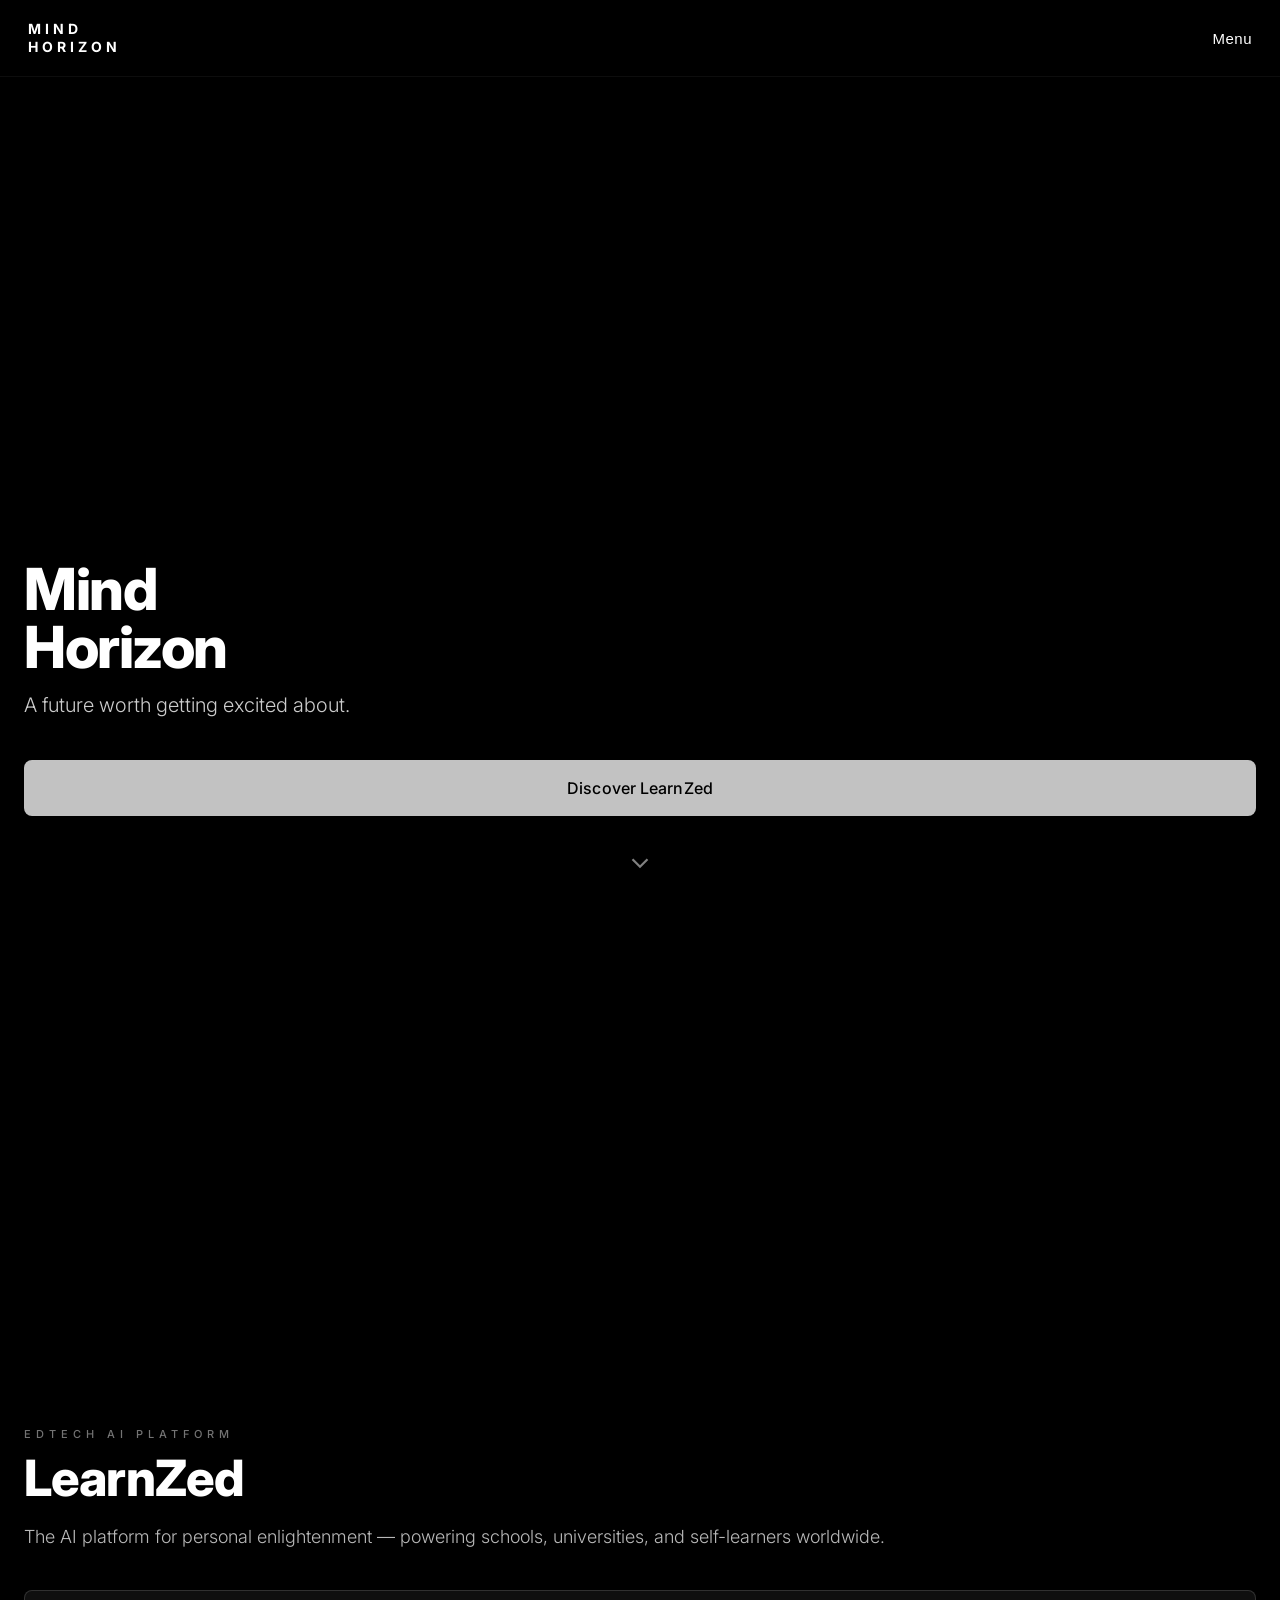
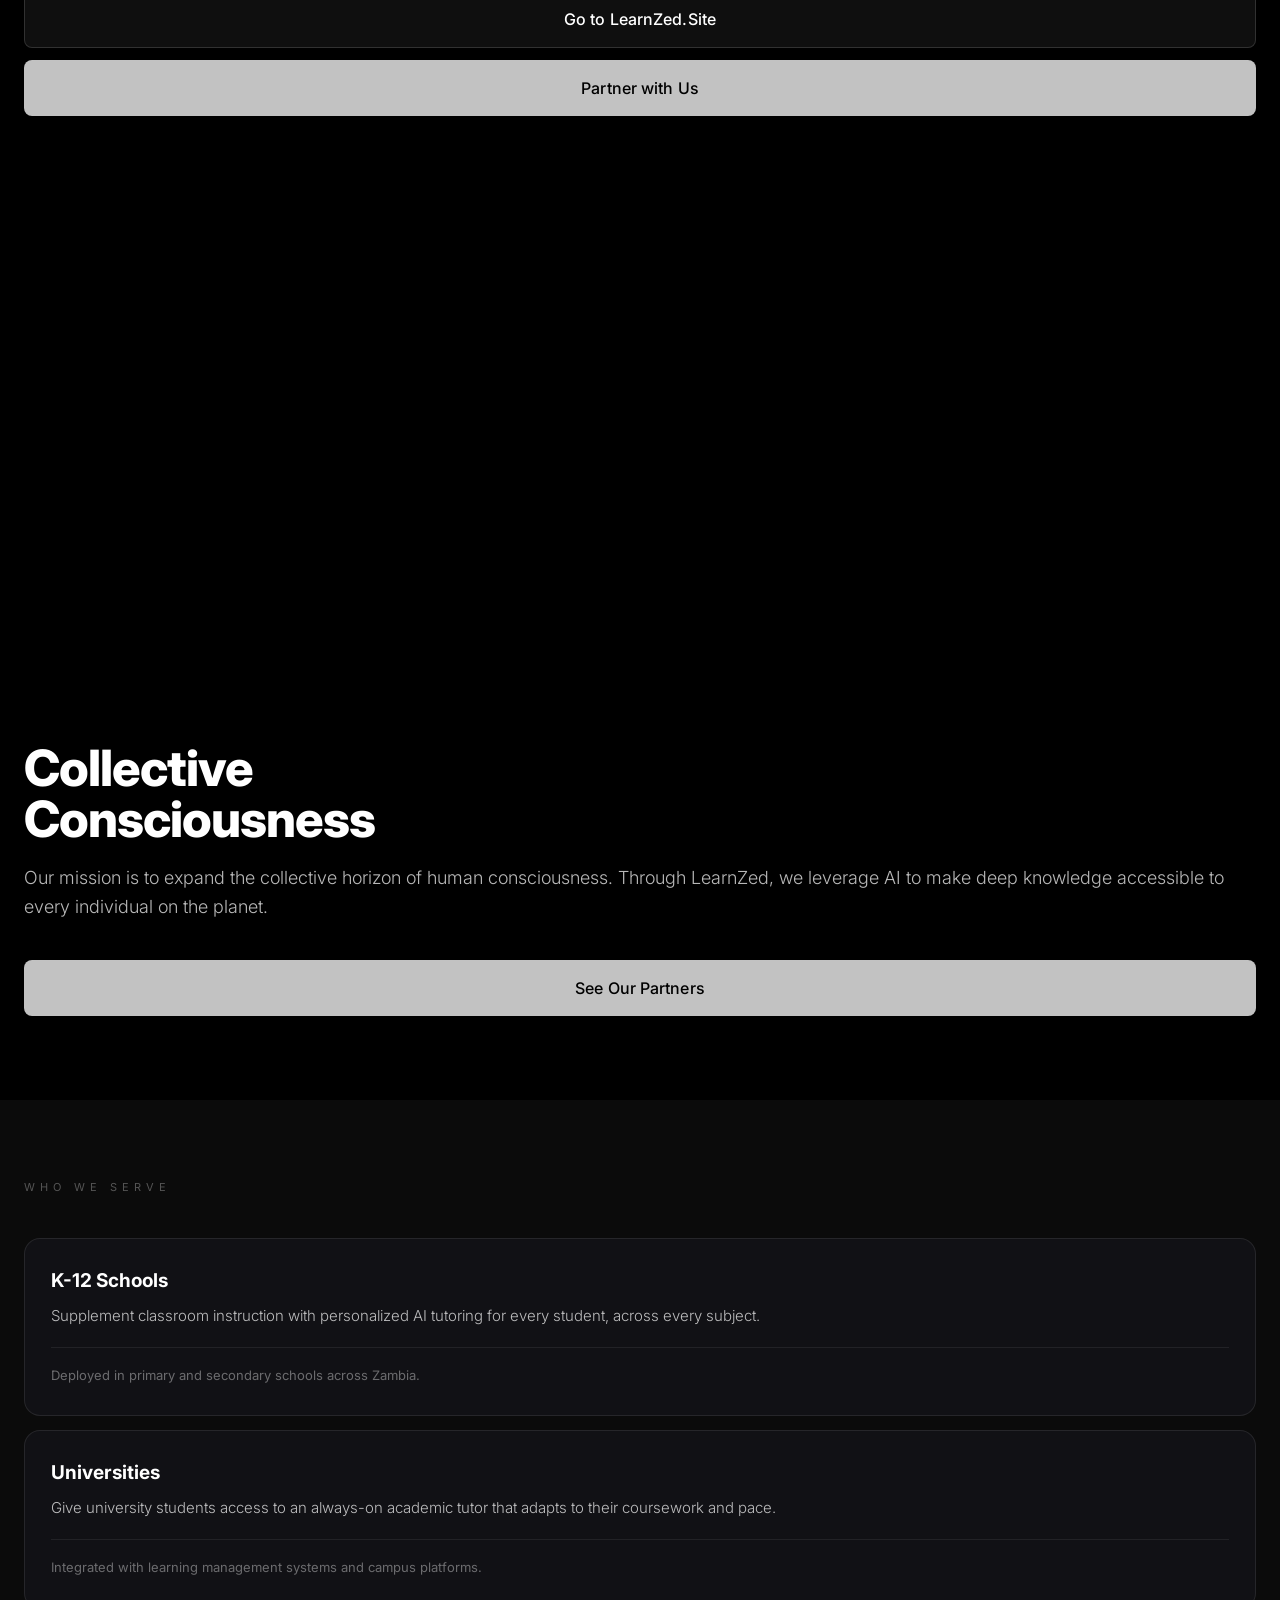
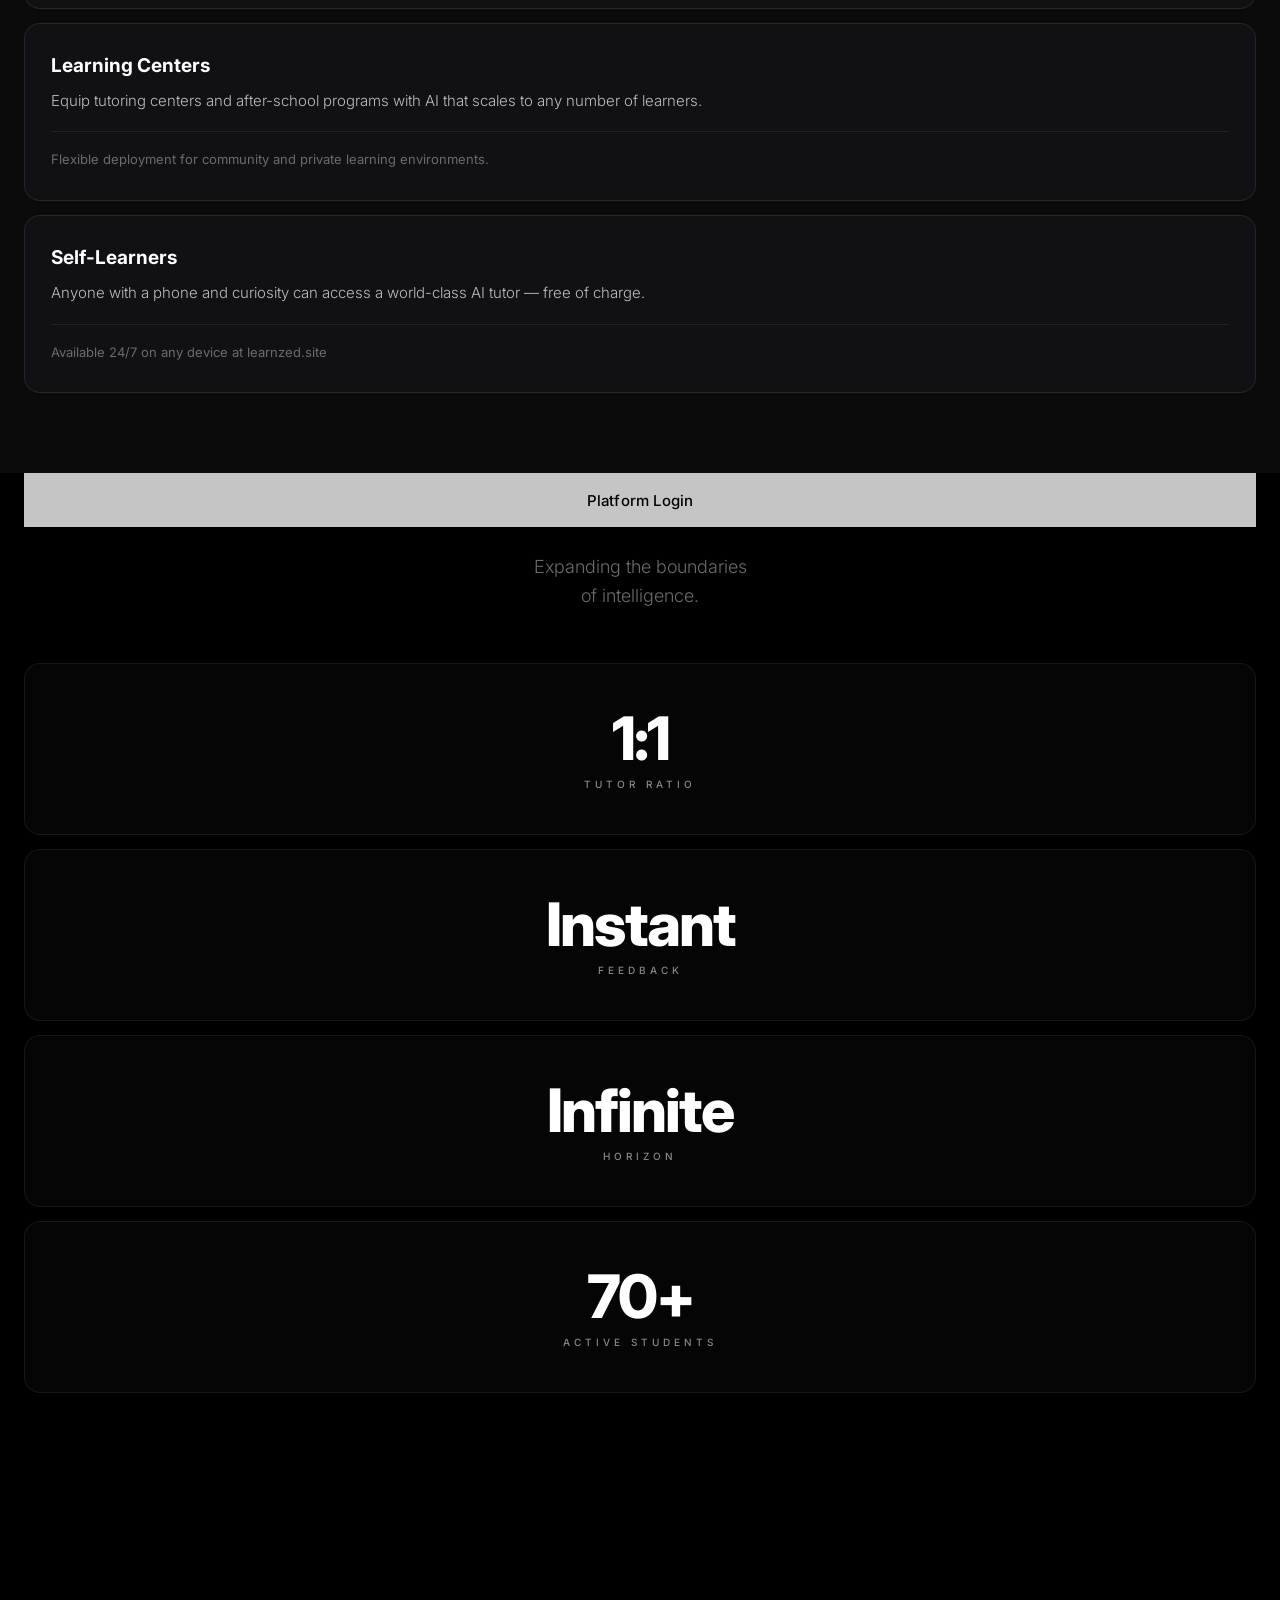
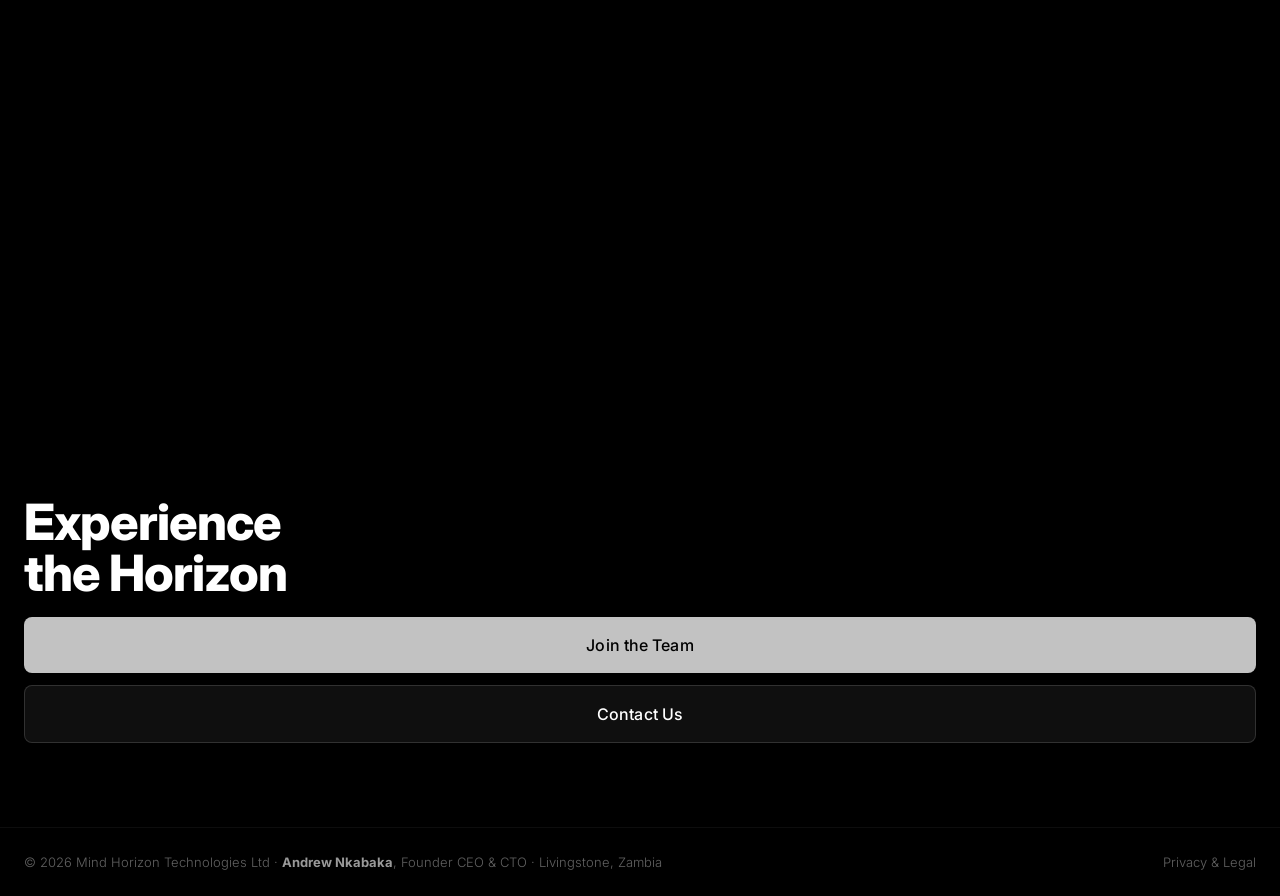
<file: index-4.html>
<!DOCTYPE html>
<html lang="en">
<head>
<meta charset="UTF-8">
<meta name="viewport" content="width=device-width, initial-scale=1.0">
<title>Mind Horizon Technologies Ltd</title>
<meta name="description" content="Mind Horizon Technologies Ltd is a Zambian AI EdTech company founded by Andrew Nkabaka. Our flagship product LearnZed is a free AI study companion for Zambian students.">
<meta name="author" content="Andrew Nkabaka">
  <!-- PWA -->
  <meta name="theme-color" content="#000000">
  <meta name="apple-mobile-web-app-capable" content="yes">
  <meta name="apple-mobile-web-app-status-bar-style" content="black">
  <meta name="apple-mobile-web-app-title" content="Mind Horizon">
  <meta name="mobile-web-app-capable" content="yes">
  <link rel="manifest" href="manifest.json">
  <link rel="apple-touch-icon" href="icon.png">
<link href="https://fonts.googleapis.com/css2?family=Inter:wght@300;400;500;600;700;800;900&display=swap" rel="stylesheet">

<!-- Canonical URL -->
<link rel="canonical" href="https://mindhorizon.site/">

<!-- Open Graph -->
<meta property="og:title" content="Mind Horizon Technologies Ltd — AI EdTech | Zambia">
<meta property="og:description" content="Mind Horizon Technologies Ltd is a Zambian AI EdTech company. Our flagship product LearnZed is a free AI study companion covering 150+ subjects for Zambian students.">
<meta property="og:url" content="https://mindhorizon.site/">
<meta property="og:type" content="website">

<!-- Organization Schema -->
<script type="application/ld+json">
{
  "@context": "https://schema.org",
  "@type": "Organization",
  "name": "Mind Horizon Technologies Ltd",
  "alternateName": "Mind Horizon",
  "url": "https://mindhorizon.site",
  "foundingDate": "2026-01-28",
  "description": "Mind Horizon Technologies Ltd is a Zambian AI EdTech company building LearnZed, a free AI study companion covering 150+ subjects for Zambian students. Founded in Livingstone, Zambia.",
  "founder": {
    "@type": "Person",
    "name": "Andrew Nkabaka",
    "jobTitle": "Founder, CEO & CTO"
  },
  "address": {
    "@type": "PostalAddress",
    "addressLocality": "Livingstone",
    "addressCountry": "ZM"
  },
  "contactPoint": {
    "@type": "ContactPoint",
    "email": "mindhorizontechnologies@gmail.com",
    "contactType": "general"
  },
  "sameAs": [
    "https://learnzed.site"
  ],
  "knowsAbout": ["Artificial Intelligence", "Education Technology", "EdTech", "AI Tutoring", "Zambia Education"]
}
</script>

<!-- WebSite Schema -->
<script type="application/ld+json">
{
  "@context": "https://schema.org",
  "@type": "WebSite",
  "name": "Mind Horizon Technologies",
  "url": "https://mindhorizon.site"
}
</script>
<style>
  *, *::before, *::after { margin: 0; padding: 0; box-sizing: border-box; }

  :root {
    --black: #000000;
    --dark: #0d0d0d;
    --card: #141418;
    --card-border: rgba(255,255,255,0.1);
    --white: #ffffff;
    --grey: #888888;
  }

  html { scroll-behavior: smooth; }
  body {
    font-family: 'Inter', sans-serif;
    background: var(--black);
    color: var(--white);
    overflow-x: hidden;
  }

  /* NAV */
  nav {
    position: fixed; top: 0; left: 0; right: 0; z-index: 1000;
    padding: 20px 28px;
    display: flex; justify-content: space-between; align-items: center;
    background: rgba(0,0,0,0.88);
    backdrop-filter: blur(14px);
    border-bottom: 1px solid rgba(255,255,255,0.05);
  }
  .nav-logo {
    font-size: 14px; font-weight: 700; letter-spacing: 4px;
    color: var(--white); text-decoration: none; line-height: 1.3; text-transform: uppercase;
  }
  .nav-menu-btn {
    font-size: 15px; font-weight: 400; color: var(--white);
    background: none; border: none; cursor: pointer; letter-spacing: 0.5px;
    transition: opacity 0.2s;
  }
  .nav-menu-btn:hover { opacity: 0.6; }

  /* DRAWER */
  .overlay {
    position: fixed; inset: 0; background: rgba(0,0,0,0.7);
    z-index: 1999; opacity: 0; pointer-events: none; transition: opacity 0.35s;
  }
  .overlay.open { opacity: 1; pointer-events: all; }
  .drawer {
    position: fixed; top: 0; right: -100%; width: 260px; height: 100vh;
    background: #0a0a0a; border-left: 1px solid rgba(255,255,255,0.08);
    z-index: 2000; padding: 72px 36px 40px;
    display: flex; flex-direction: column; gap: 4px;
    transition: right 0.38s cubic-bezier(0.4,0,0.2,1);
  }
  .drawer.open { right: 0; }
  .drawer-close {
    position: absolute; top: 22px; right: 22px;
    background: none; border: none; color: var(--white);
    font-size: 22px; cursor: pointer; opacity: 0.5; transition: opacity 0.2s;
  }
  .drawer-close:hover { opacity: 1; }
  .drawer a {
    display: block; padding: 15px 0;
    color: var(--white); text-decoration: none;
    font-size: 20px; font-weight: 300;
    border-bottom: 1px solid rgba(255,255,255,0.06);
    transition: opacity 0.2s;
  }
  .drawer a:hover { opacity: 0.5; }

  /* PAGE SYSTEM — all content visible to crawlers, hidden visually for users */
  .page {
    display: none;
    width: 100%;
  }
  .page.active {
    display: block;
  }

  /* FULL-SCREEN SECTIONS */
  .full-section {
    min-height: 100vh; position: relative;
    display: flex; flex-direction: column; justify-content: flex-end;
    padding-bottom: 72px; overflow: hidden;
  }
  .bg {
    position: absolute; inset: 0;
    background-size: cover; background-position: center; background-repeat: no-repeat;
  }
  .overlay-grad {
    position: absolute; inset: 0;
    background: linear-gradient(to top, rgba(0,0,0,0.92) 0%, rgba(0,0,0,0.4) 45%, rgba(0,0,0,0.1) 100%);
  }
  .content {
    position: relative; z-index: 2; padding: 0 24px; width: 100%;
  }

  /* HERO */
  #hero .bg { background-image: url('https://images.unsplash.com/photo-1462331940025-496dfbfc7564?auto=format&fit=crop&q=80&w=1400'); }

  .hero-title {
    font-size: 58px; font-weight: 800; line-height: 1.0;
    letter-spacing: -1.5px; margin-bottom: 14px;
  }
  .hero-sub {
    font-size: 20px; font-weight: 300;
    color: rgba(255,255,255,0.8); line-height: 1.5;
    margin-bottom: 40px; max-width: 380px;
  }
  .chevron {
    position: absolute; bottom: 18px; left: 50%; transform: translateX(-50%);
    z-index: 2; opacity: 0.5; animation: bounce 2.2s infinite;
  }
  .chevron svg { width: 30px; height: 30px; }
  @keyframes bounce {
    0%,100%{transform:translateX(-50%) translateY(0)}
    50%{transform:translateX(-50%) translateY(7px)}
  }

  /* LEARNZED */
  #learnzed .bg {
    background-image: url('https://images.unsplash.com/photo-1559757148-5c350d0d3c56?w=1400&q=85');
    filter: brightness(0.45);
  }
  #learnzed .overlay-grad {
    background: linear-gradient(to top, rgba(0,0,0,0.95) 0%, rgba(0,0,0,0.55) 45%, rgba(0,0,0,0.15) 100%);
  }

  /* CONSCIOUSNESS */
  #consciousness .bg { background-image: url('https://images.unsplash.com/photo-1419242902214-272b3f66ee7a?w=1400&q=85'); }

  /* BUTTONS */
  .btn-l {
    display: block; width: 100%; padding: 18px 24px;
    background: rgba(215,215,215,0.9); color: #000;
    font-size: 16px; font-weight: 500; text-align: center;
    text-decoration: none; border-radius: 8px; border: none;
    cursor: pointer; margin-bottom: 12px;
    transition: background 0.2s, transform 0.15s; letter-spacing: 0.1px;
  }
  .btn-l:hover { background: #fff; transform: scale(1.01); }
  .btn-d {
    display: block; width: 100%; padding: 18px 24px;
    background: rgba(18,18,18,0.88); color: #fff;
    font-size: 16px; font-weight: 500; text-align: center;
    text-decoration: none; border-radius: 8px;
    border: 1px solid rgba(255,255,255,0.14);
    cursor: pointer; margin-bottom: 12px;
    transition: background 0.2s, transform 0.15s; letter-spacing: 0.1px;
  }
  .btn-d:hover { background: rgba(35,35,35,0.95); transform: scale(1.01); }

  .eyebrow {
    font-size: 11px; letter-spacing: 5px; font-weight: 500;
    color: rgba(255,255,255,0.45); text-transform: uppercase; margin-bottom: 12px;
  }
  .sec-title {
    font-size: 50px; font-weight: 800; line-height: 1.02;
    letter-spacing: -1px; margin-bottom: 18px;
  }
  .sec-body {
    font-size: 18px; font-weight: 300;
    color: rgba(255,255,255,0.72); line-height: 1.65; margin-bottom: 38px;
  }

  /* WHO WE SERVE */
  #serve {
    background: #0b0b0b; padding: 80px 24px 80px; min-height: auto;
  }
  .serve-top {
    font-size: 11px; letter-spacing: 5px; color: rgba(255,255,255,0.3);
    text-transform: uppercase; margin-bottom: 44px; display: block;
  }
  .cards { display: flex; flex-direction: column; gap: 14px; }
  .card {
    background: #111115; border: 1px solid rgba(255,255,255,0.09);
    border-radius: 16px; padding: 30px 26px;
    transition: border-color 0.3s, background 0.3s;
  }
  .card:hover { border-color: rgba(255,255,255,0.22); background: #141418; }
  .card h3 { font-size: 19px; font-weight: 700; margin-bottom: 12px; }
  .card .main-text {
    font-size: 15px; font-weight: 300; color: rgba(255,255,255,0.72);
    line-height: 1.65; margin-bottom: 18px; padding-bottom: 18px;
    border-bottom: 1px solid rgba(255,255,255,0.07);
  }
  .card .sub-text {
    font-size: 13px; font-weight: 400; color: rgba(255,255,255,0.38); line-height: 1.5;
  }

  /* STATS */
  #stats { background: #000; padding: 0 24px 0; min-height: auto; }
  .stats-intro {
    padding-top: 80px; padding-bottom: 52px;
    font-size: 18px; font-weight: 300;
    color: rgba(255,255,255,0.42); text-align: center; line-height: 1.6;
  }
  .stat-cards { display: flex; flex-direction: column; gap: 14px; margin-bottom: 0; }
  .stat-card {
    background: rgba(255,255,255,0.02); border: 1px solid rgba(255,255,255,0.07);
    border-radius: 16px; padding: 44px 24px; text-align: center;
    transition: border-color 0.3s, background 0.3s;
  }
  .stat-card:hover { border-color: rgba(255,255,255,0.18); background: rgba(255,255,255,0.04); }
  .stat-num {
    font-size: 60px; font-weight: 800; letter-spacing: -2px;
    line-height: 1; margin-bottom: 10px;
  }
  .stat-lbl {
    font-size: 10px; letter-spacing: 4px; color: var(--grey);
    text-transform: uppercase; font-weight: 500;
  }
  .sticky-bar {
    position: sticky; bottom: 0;
    background: rgba(210,210,210,0.94);
    backdrop-filter: blur(12px);
    padding: 17px 24px; text-align: center; z-index: 100;
  }
  .sticky-bar a {
    color: #000; font-size: 15px; font-weight: 500;
    text-decoration: none; letter-spacing: 0.2px;
  }

  /* CTA */
  #cta .bg {
    background-image: url('https://images.unsplash.com/photo-1446776811953-b23d57bd21aa?w=1400&q=85');
    background-position: center 30%;
  }

  /* FOOTER */
  footer {
    background: #000; padding: 26px 24px;
    display: flex; justify-content: space-between; align-items: center;
    border-top: 1px solid rgba(255,255,255,0.05);
  }
  footer span { font-size: 13px; color: rgba(255,255,255,0.38); font-weight: 300; }
  footer a {
    font-size: 13px; color: rgba(255,255,255,0.38);
    text-decoration: none; font-weight: 300; transition: color 0.2s;
  }
  footer a:hover { color: var(--white); }

  /* ANIMATIONS */
  .up {
    opacity: 0; transform: translateY(28px);
    transition: opacity 0.65s ease, transform 0.65s ease;
  }
  .up.in { opacity: 1; transform: translateY(0); }
  .up:nth-child(2){transition-delay:0.08s}
  .up:nth-child(3){transition-delay:0.16s}
  .up:nth-child(4){transition-delay:0.24s}
  .up:nth-child(5){transition-delay:0.32s}

  /* ===================== INNER PAGES ===================== */
  .inner-page {
    padding-top: 80px;
    min-height: 100vh;
    background: #000;
  }

  /* Inner hero */
  .inner-hero {
    position: relative; height: 60vh; min-height: 340px;
    display: flex; align-items: flex-end; overflow: hidden;
  }
  .inner-hero .bg {
    position: absolute; inset: 0;
    background-size: cover; background-position: center;
  }
  .inner-hero .overlay-grad {
    position: absolute; inset: 0;
    background: linear-gradient(to top, rgba(0,0,0,0.92) 0%, rgba(0,0,0,0.5) 50%, rgba(0,0,0,0.1) 100%);
  }
  .inner-hero-content {
    position: relative; z-index: 2;
    padding: 0 24px 48px; width: 100%;
  }
  .inner-eyebrow {
    font-size: 11px; letter-spacing: 5px; font-weight: 500;
    color: rgba(255,255,255,0.45); text-transform: uppercase; margin-bottom: 12px;
  }
  .inner-title {
    font-size: 48px; font-weight: 800; line-height: 1.02;
    letter-spacing: -1.5px;
  }
  .inner-subtitle {
    font-size: 17px; font-weight: 300;
    color: rgba(255,255,255,0.5); margin-top: 12px; line-height: 1.6;
  }

  /* Inner content area */
  .inner-content {
    padding: 60px 24px 80px;
  }

  /* Section headings */
  .section-h2 {
    font-size: 22px; font-weight: 600; margin-bottom: 24px; color: #fff;
  }
  .section-body {
    font-size: 17px; font-weight: 300;
    color: rgba(255,255,255,0.65); line-height: 1.7; margin-bottom: 20px;
  }
  .divider {
    border: none; border-top: 1px solid rgba(255,255,255,0.1);
    margin: 48px 0;
  }

  /* Timeline */
  .timeline { display: flex; flex-direction: column; gap: 24px; }
  .timeline-item { display: flex; gap: 20px; }
  .timeline-year {
    font-size: 13px; font-weight: 600; color: rgba(255,255,255,0.38);
    width: 44px; padding-top: 2px; flex-shrink: 0;
  }
  .timeline-text { font-size: 15px; font-weight: 300; color: rgba(255,255,255,0.65); line-height: 1.6; }

  /* Stat grid */
  .stat-grid { display: grid; grid-template-columns: 1fr 1fr; gap: 14px; }
  .stat-box {
    border: 1px solid rgba(255,255,255,0.1); border-radius: 18px;
    padding: 24px 20px; background: rgba(255,255,255,0.03);
  }
  .stat-box-num { font-size: 28px; font-weight: 800; margin-bottom: 4px; }
  .stat-box-label { font-size: 10px; letter-spacing: 4px; color: rgba(255,255,255,0.38); text-transform: uppercase; }

  /* Team cards */
  .team-grid { display: flex; flex-direction: column; gap: 16px; }
  .team-card {
    border: 1px solid rgba(255,255,255,0.1); border-radius: 20px;
    padding: 28px 24px; background: rgba(255,255,255,0.02);
  }
  .team-avatar {
    width: 44px; height: 44px; border-radius: 50%;
    background: rgba(255,255,255,0.1);
    display: flex; align-items: center; justify-content: center;
    font-size: 18px; font-weight: 600; color: rgba(255,255,255,0.6);
    margin-bottom: 16px;
  }
  .team-name { font-size: 17px; font-weight: 600; margin-bottom: 8px; }
  .team-roles { display: flex; flex-wrap: wrap; gap: 8px; margin-bottom: 14px; }
  .team-role-tag {
    font-size: 11px; border: 1px solid rgba(255,255,255,0.15);
    border-radius: 20px; padding: 4px 12px; color: rgba(255,255,255,0.55);
  }
  .team-desc { font-size: 13px; font-weight: 300; color: rgba(255,255,255,0.5); line-height: 1.6; }

  /* Architecture pillars */
  .pillar-featured {
    border: 1px solid rgba(59,90,200,0.35); border-radius: 20px;
    padding: 28px 24px; background: rgba(30,50,120,0.18); margin-bottom: 14px;
  }
  .pillar-badge {
    font-size: 10px; font-weight: 600; letter-spacing: 4px;
    text-transform: uppercase; color: rgba(120,160,255,0.8); margin-bottom: 10px;
  }
  .pillar-title { font-size: 18px; font-weight: 600; margin-bottom: 10px; }
  .pillar-desc { font-size: 14px; font-weight: 300; color: rgba(255,255,255,0.55); line-height: 1.65; }
  .pillar-card {
    border: 1px solid rgba(255,255,255,0.09); border-radius: 20px;
    padding: 24px 22px; background: rgba(255,255,255,0.02); margin-bottom: 14px;
  }

  /* Platform layers */
  .layer-item {
    border: 1px solid rgba(255,255,255,0.09); border-radius: 16px;
    padding: 18px 20px; background: rgba(255,255,255,0.02);
    margin-bottom: 10px; transition: background 0.2s;
  }
  .layer-item:hover { background: rgba(255,255,255,0.04); }
  .layer-name { font-size: 15px; font-weight: 600; margin-bottom: 6px; }
  .layer-detail { font-size: 13px; font-weight: 300; color: rgba(255,255,255,0.55); line-height: 1.6; }

  /* Architecture dot-grid bg */
  .arch-hero-bg {
    background: #060810;
    background-image: radial-gradient(circle, rgba(255,255,255,0.04) 1px, transparent 1px);
    background-size: 40px 40px;
  }

  /* Careers */
  .job-item {
    border: 1px solid rgba(255,255,255,0.09); border-radius: 18px;
    padding: 20px 22px; background: rgba(255,255,255,0.02);
    margin-bottom: 10px; transition: background 0.2s, border-color 0.2s;
    cursor: pointer;
  }
  .job-item:hover { background: rgba(255,255,255,0.05); border-color: rgba(255,255,255,0.2); }
  .job-role { font-size: 16px; font-weight: 600; margin-bottom: 4px; }
  .job-dept { font-size: 13px; color: rgba(255,255,255,0.38); }
  .job-meta { display: flex; align-items: center; gap: 12px; margin-top: 12px; flex-wrap: wrap; }
  .job-location { font-size: 13px; color: rgba(255,255,255,0.5); }
  .job-type {
    font-size: 11px; font-weight: 500; background: rgba(255,255,255,0.1);
    color: rgba(255,255,255,0.7); padding: 4px 12px; border-radius: 20px;
  }
  .job-arrow { font-size: 18px; color: rgba(255,255,255,0.3); margin-left: auto; }

  /* No-role CTA box */
  .no-role-box {
    border: 1px solid rgba(255,255,255,0.1); border-radius: 24px;
    padding: 40px 24px; text-align: center; background: rgba(255,255,255,0.02);
    margin-top: 40px;
  }
  .no-role-box h3 { font-size: 20px; font-weight: 600; margin-bottom: 10px; }
  .no-role-box p { font-size: 15px; font-weight: 300; color: rgba(255,255,255,0.55); margin-bottom: 28px; }

  /* Partners */
  .partners-stats-bar {
    border-top: 1px solid rgba(255,255,255,0.1);
    border-bottom: 1px solid rgba(255,255,255,0.1);
    background: rgba(255,255,255,0.02);
    padding: 32px 24px;
    display: grid; grid-template-columns: 1fr 1fr; gap: 24px;
    text-align: center;
  }
  .p-stat-val { font-size: 30px; font-weight: 800; margin-bottom: 4px; }
  .p-stat-label { font-size: 10px; letter-spacing: 4px; color: rgba(255,255,255,0.38); text-transform: uppercase; }

  .partner-type-card {
    border: 1px solid rgba(255,255,255,0.09); border-radius: 20px;
    padding: 28px 24px; background: rgba(255,255,255,0.02);
    margin-bottom: 14px; transition: background 0.2s;
  }
  .partner-type-card:hover { background: rgba(255,255,255,0.04); }
  .partner-type-title { font-size: 19px; font-weight: 600; margin-bottom: 10px; }
  .partner-type-desc { font-size: 14px; font-weight: 300; color: rgba(255,255,255,0.6); line-height: 1.65; margin-bottom: 18px; }
  .benefits-label { font-size: 10px; letter-spacing: 4px; color: rgba(255,255,255,0.32); text-transform: uppercase; margin-bottom: 10px; }
  .benefit-item { display: flex; gap: 10px; font-size: 13px; color: rgba(255,255,255,0.6); margin-bottom: 6px; line-height: 1.5; }
  .benefit-dash { color: rgba(255,255,255,0.28); }

  .steps-grid { display: grid; grid-template-columns: 1fr 1fr; gap: 14px; margin-top: 24px; }
  .step-card {
    border: 1px solid rgba(255,255,255,0.09); border-radius: 18px;
    padding: 22px 18px; background: rgba(255,255,255,0.02);
  }
  .step-num { font-size: 28px; font-weight: 800; color: rgba(255,255,255,0.12); margin-bottom: 12px; }
  .step-title { font-size: 15px; font-weight: 600; margin-bottom: 8px; }
  .step-desc { font-size: 13px; font-weight: 300; color: rgba(255,255,255,0.5); line-height: 1.6; }

  .partner-cta-box {
    border: 1px solid rgba(255,255,255,0.1); border-radius: 24px;
    padding: 44px 24px; text-align: center; background: rgba(255,255,255,0.02);
    margin-top: 40px;
  }
  .partner-cta-box h3 { font-size: 22px; font-weight: 600; margin-bottom: 10px; }
  .partner-cta-box p { font-size: 15px; font-weight: 300; color: rgba(255,255,255,0.5); margin-bottom: 28px; line-height: 1.6; }
  .cta-btns { display: flex; flex-direction: column; gap: 12px; }

  /* Vision */
  .principles-grid { display: flex; flex-direction: column; gap: 14px; }
  .principle-card {
    border: 1px solid rgba(255,255,255,0.09); border-radius: 18px;
    padding: 24px 20px; background: rgba(255,255,255,0.03);
  }
  .principle-title { font-size: 17px; font-weight: 600; margin-bottom: 10px; }
  .principle-body { font-size: 14px; font-weight: 300; color: rgba(255,255,255,0.55); line-height: 1.65; }

  /* Back link */
  .back-link {
    display: inline-flex; align-items: center; gap: 6px;
    font-size: 13px; color: rgba(255,255,255,0.45);
    text-decoration: none; margin-top: 48px;
    transition: color 0.2s;
  }
  .back-link:hover { color: #fff; }

  /* Privacy blocks */
  .privacy-block {
    border-left: 1px solid rgba(255,255,255,0.1);
    padding: 0 0 28px 20px;
    margin-bottom: 28px;
  }
  .privacy-label {
    font-size: 12px; font-weight: 600; letter-spacing: 3px;
    text-transform: uppercase; color: rgba(255,255,255,0.38);
    margin-bottom: 10px;
  }
  .privacy-text {
    font-size: 15px; font-weight: 300;
    color: rgba(255,255,255,0.62); line-height: 1.75;
  }

  /* White CTA button */
  .btn-white {
    display: inline-flex; align-items: center; justify-content: center;
    height: 44px; padding: 0 28px; border-radius: 10px;
    background: #fff; color: #000; font-size: 14px; font-weight: 500;
    text-decoration: none; transition: background 0.2s;
    border: none; cursor: pointer;
  }
  .btn-white:hover { background: rgba(255,255,255,0.88); }
  .btn-outline {
    display: inline-flex; align-items: center; justify-content: center;
    height: 44px; padding: 0 28px; border-radius: 10px;
    border: 1px solid rgba(255,255,255,0.2); color: #fff;
    font-size: 14px; font-weight: 500; text-decoration: none;
    background: transparent; transition: background 0.2s; cursor: pointer;
  }
  .btn-outline:hover { background: rgba(255,255,255,0.1); }

  /* Architecture hero */
  #arch-hero-bg {
    position: absolute; inset: 0;
    background: linear-gradient(135deg, rgba(15,30,80,0.35) 0%, #000 100%);
  }

  /* Vision cosmos bg */
  #vision-bg { background-image: url('https://images.unsplash.com/photo-1464802686167-b939a6910659?auto=format&fit=crop&q=80&w=1400'); }

  /* About galaxy bg */
  #about-bg { background-image: url('https://images.unsplash.com/photo-1462331940025-496dfbfc7564?auto=format&fit=crop&q=80&w=1400'); }

  /* Careers earth bg */
  #careers-bg { background-image: url('https://images.unsplash.com/photo-1451187580459-43490279c0fa?auto=format&fit=crop&q=80&w=1400'); }

  /* Partners dot-grid bg */
  #partners-hero-content {
    position: absolute; inset: 0;
    background: #060810;
    background-image: radial-gradient(ellipse 90% 70% at 50% 30%, rgba(59,90,200,0.13) 0%, transparent 70%),
                      radial-gradient(circle, rgba(255,255,255,0.04) 1px, transparent 1px);
    background-size: cover, 36px 36px;
  }
</style>
</head>
<body>

<!-- NAV -->
<nav>
  <a href="#" class="nav-logo" onclick="showPage('home');return false;">MIND<br>HORIZON</a>
  <button class="nav-menu-btn" onclick="openDrawer()">Menu</button>
</nav>

<!-- DRAWER -->
<div class="overlay" id="overlay" onclick="closeDrawer()"></div>
<div class="drawer" id="drawer">
  <button class="drawer-close" onclick="closeDrawer()">✕</button>
  <a href="#" onclick="showPage('home');closeDrawer();return false;">Home</a>
  <a href="#" onclick="showPage('about');closeDrawer();return false;">About</a>
  <a href="#" onclick="showPage('vision');closeDrawer();return false;">Vision</a>
  <a href="#" onclick="showPage('architecture');closeDrawer();return false;">Architecture</a>
  <a href="#" onclick="showPage('partners');closeDrawer();return false;">Partners</a>
  <a href="#" onclick="showPage('careers');closeDrawer();return false;">Careers</a>
  <a href="https://learnzed.site" target="_blank" onclick="closeDrawer()">Launch App →</a>
</div>

<!-- ============================================================ -->
<!-- HOME PAGE -->
<!-- ============================================================ -->
<div id="page-home" class="page active">

  <!-- HERO -->
  <section class="full-section" id="hero">
    <div class="bg"></div>
    <div class="overlay-grad"></div>
    <div class="content">
      <h1 class="hero-title up">Mind<br>Horizon</h1>
      <p class="hero-sub up">A future worth getting excited about.</p>
      <a href="#learnzed" class="btn-l up">Discover LearnZed</a>
    </div>
    <div class="chevron">
      <svg viewBox="0 0 24 24" fill="none" stroke="white" stroke-width="1.8">
        <polyline points="6 9 12 15 18 9"></polyline>
      </svg>
    </div>
  </section>

  <!-- LEARNZED -->
  <section class="full-section" id="learnzed">
    <div class="bg"></div>
    <div class="overlay-grad"></div>
    <div class="content">
      <p class="eyebrow up">EdTech AI Platform</p>
      <h2 class="sec-title up">LearnZed</h2>
      <p class="sec-body up">The AI platform for personal enlightenment — powering schools, universities, and self-learners worldwide.</p>
      <a href="https://learnzed.site" target="_blank" class="btn-d up">Go to LearnZed.Site</a>
      <a href="mailto:mindhorizontechnologies@gmail.com" class="btn-l up">Partner with Us</a>
    </div>
  </section>

  <!-- COLLECTIVE CONSCIOUSNESS -->
  <section class="full-section" id="consciousness">
    <div class="bg"></div>
    <div class="overlay-grad"></div>
    <div class="content">
      <h2 class="sec-title up">Collective<br>Consciousness</h2>
      <p class="sec-body up">Our mission is to expand the collective horizon of human consciousness. Through LearnZed, we leverage AI to make deep knowledge accessible to every individual on the planet.</p>
      <a href="#" class="btn-l up" onclick="showPage('partners');return false;">See Our Partners</a>
    </div>
  </section>

  <!-- WHO WE SERVE -->
  <section id="serve">
    <span class="serve-top up">Who We Serve</span>
    <div class="cards">
      <div class="card up">
        <h3>K-12 Schools</h3>
        <p class="main-text">Supplement classroom instruction with personalized AI tutoring for every student, across every subject.</p>
        <p class="sub-text">Deployed in primary and secondary schools across Zambia.</p>
      </div>
      <div class="card up">
        <h3>Universities</h3>
        <p class="main-text">Give university students access to an always-on academic tutor that adapts to their coursework and pace.</p>
        <p class="sub-text">Integrated with learning management systems and campus platforms.</p>
      </div>
      <div class="card up">
        <h3>Learning Centers</h3>
        <p class="main-text">Equip tutoring centers and after-school programs with AI that scales to any number of learners.</p>
        <p class="sub-text">Flexible deployment for community and private learning environments.</p>
      </div>
      <div class="card up">
        <h3>Self-Learners</h3>
        <p class="main-text">Anyone with a phone and curiosity can access a world-class AI tutor — free of charge.</p>
        <p class="sub-text">Available 24/7 on any device at learnzed.site</p>
      </div>
    </div>
  </section>

  <!-- STATS -->
  <section id="stats">
    <p class="stats-intro up">Expanding the boundaries<br>of intelligence.</p>
    <div class="stat-cards">
      <div class="stat-card up">
        <div class="stat-num">1:1</div>
        <div class="stat-lbl">Tutor Ratio</div>
      </div>
      <div class="stat-card up">
        <div class="stat-num">Instant</div>
        <div class="stat-lbl">Feedback</div>
      </div>
      <div class="stat-card up">
        <div class="stat-num">Infinite</div>
        <div class="stat-lbl">Horizon</div>
      </div>
      <div class="stat-card up" style="margin-bottom:80px">
        <div class="stat-num">70+</div>
        <div class="stat-lbl">Active Students</div>
      </div>
    </div>
    <div class="sticky-bar">
      <a href="https://learnzed.site" target="_blank">Platform Login</a>
    </div>
  </section>

  <!-- CTA -->
  <section class="full-section" id="cta">
    <div class="bg"></div>
    <div class="overlay-grad"></div>
    <div class="content">
      <h2 class="sec-title up">Experience<br>the Horizon</h2>
      <a href="mailto:mindhorizontechnologies@gmail.com?subject=Join the Mind Horizon Team" class="btn-l up">Join the Team</a>
      <a href="mailto:mindhorizontechnologies@gmail.com" class="btn-d up">Contact Us</a>
    </div>
  </section>

  <!-- FOOTER -->
  <footer>
    <span>© 2026 Mind Horizon Technologies Ltd · <strong style="color:rgba(255,255,255,0.6)">Andrew Nkabaka</strong>, Founder CEO &amp; CTO · Livingstone, Zambia</span>
    <a href="#" onclick="showPage('privacy');return false;">Privacy &amp; Legal</a>
  </footer>

</div><!-- /page-home -->


<!-- ============================================================ -->
<!-- ABOUT PAGE -->
<!-- ============================================================ -->
<div id="page-about" class="page">
  <div class="inner-page">
    <div class="inner-hero">
      <div class="bg" id="about-bg"></div>
      <div class="overlay-grad"></div>
      <div class="inner-hero-content">
        <p class="inner-eyebrow">About Us</p>
        <h1 class="inner-title">Mind Horizon</h1>
      </div>
    </div>

    <div class="inner-content">

      <!-- Who We Are -->
      <h2 class="section-h2">Who We Are</h2>
      <p class="section-body">Mind Horizon is an EdTech AI company founded in Zambia on a singular belief: that the next great leap for humanity is cognitive, not technological. We exist to make that leap possible for every person on earth.</p>
      <p class="section-body">Our flagship product, LearnZed, is an AI-powered education platform that delivers personalized, adaptive learning through a proactive predictive AI companion. We believe knowledge is a right — not a privilege — and we are building the infrastructure to prove it.</p>

      <hr class="divider">

      <!-- Our Story -->
      <h2 class="section-h2">Our Story</h2>
      <div class="timeline">
        <div class="timeline-item">
          <span class="timeline-year">2025</span>
          <p class="timeline-text">Mind Horizon is founded by Andrew Nkabaka. LearnZed begins development as the company's flagship AI EdTech platform.</p>
        </div>
        <div class="timeline-item">
          <span class="timeline-year">2026</span>
          <p class="timeline-text">LearnZed goes live. The first school pilot launches in Lusaka in partnership with the Junior City Council, bringing AI tutoring into real classrooms.</p>
        </div>
      </div>

      <hr class="divider">

      <!-- By the Numbers -->
      <h2 class="section-h2">By the Numbers</h2>
      <div class="stat-grid">
        <div class="stat-box"><div class="stat-box-num">2025</div><div class="stat-box-label">Founded</div></div>
        <div class="stat-box"><div class="stat-box-num">70+</div><div class="stat-box-label">Active Students</div></div>
        <div class="stat-box"><div class="stat-box-num">Zambia</div><div class="stat-box-label">Country</div></div>
        <div class="stat-box"><div class="stat-box-num">Growing</div><div class="stat-box-label">Every Term</div></div>
      </div>

      <hr class="divider">

      <!-- Team -->
      <h2 class="section-h2">The Team</h2>
      <div class="team-grid">
        <div class="team-card">
          <div class="team-avatar">A</div>
          <div class="team-name">Andrew Nkabaka</div>
          <div class="team-roles">
            <span class="team-role-tag">Founder</span>
            <span class="team-role-tag">Chief Executive Officer</span>
            <span class="team-role-tag">Chief Technology Officer</span>
          </div>
          <p class="team-desc">The driving force behind Mind Horizon — building the product, shaping the vision, and leading the company from the ground up.</p>
        </div>
        <div class="team-card">
          <div class="team-avatar">C</div>
          <div class="team-name">COO</div>
          <div class="team-roles">
            <span class="team-role-tag">Chief Operating Officer</span>
          </div>
          <p class="team-desc">Overseeing operations and ensuring the company runs efficiently as Mind Horizon grows its partnerships and platform.</p>
        </div>
      </div>

      <a href="#" class="back-link" onclick="showPage('home');return false;">← Back to Home</a>
    </div>
  </div>
</div><!-- /page-about -->


<!-- ============================================================ -->
<!-- VISION PAGE -->
<!-- ============================================================ -->
<div id="page-vision" class="page">
  <div class="inner-page">
    <div class="inner-hero">
      <div class="bg" id="vision-bg"></div>
      <div class="overlay-grad" style="background:linear-gradient(to top,rgba(0,0,0,0.92) 0%,rgba(0,0,0,0.4) 50%,rgba(0,0,0,0.2) 100%);"></div>
      <div class="inner-hero-content">
        <p class="inner-eyebrow">Our Vision</p>
        <h1 class="inner-title">Collective<br>Consciousness</h1>
      </div>
    </div>

    <div class="inner-content">

      <h2 class="section-h2">The Mission</h2>
      <p class="section-body">Our mission is to expand the collective horizon of human consciousness. Through LearnZed, we leverage AI to make deep knowledge accessible to every individual on the planet — regardless of their background, language, or circumstance.</p>

      <hr class="divider">

      <h2 class="section-h2">The Horizon</h2>
      <p class="section-body">We believe the next great leap for humanity is not a technological one — it is a cognitive one. When every person on earth has access to a brilliant, patient, personalized teacher, the world changes. That is the horizon we are building toward.</p>

      <hr class="divider">

      <h2 class="section-h2">Our Principles</h2>
      <div class="principles-grid">
        <div class="principle-card">
          <div class="principle-title">Radical Access</div>
          <p class="principle-body">Knowledge should not be a privilege. Every person deserves a world-class education, delivered in their own language, at their own pace.</p>
        </div>
        <div class="principle-card">
          <div class="principle-title">Human First</div>
          <p class="principle-body">AI is our tool, not our product. Every decision we make puts human flourishing at the center — not engagement metrics or profit margins.</p>
        </div>
        <div class="principle-card">
          <div class="principle-title">Long Horizon</div>
          <p class="principle-body">We think in decades. The changes we are working toward will take time. We are patient, principled, and relentlessly focused.</p>
        </div>
      </div>

      <a href="#" class="back-link" onclick="showPage('home');return false;">← Back to Home</a>
    </div>
  </div>
</div><!-- /page-vision -->


<!-- ============================================================ -->
<!-- ARCHITECTURE PAGE -->
<!-- ============================================================ -->
<div id="page-architecture" class="page">
  <div class="inner-page">
    <div class="inner-hero" style="background:#060810;">
      <div id="arch-hero-bg"></div>
      <div style="position:absolute;inset:0;opacity:0.04;background-image:radial-gradient(circle,white 1px,transparent 1px);background-size:40px 40px;"></div>
      <div class="overlay-grad" style="background:linear-gradient(to top,rgba(0,0,0,0.95) 0%,rgba(0,0,0,0.4) 60%,transparent 100%);"></div>
      <div class="inner-hero-content">
        <p class="inner-eyebrow">Architecture</p>
        <h1 class="inner-title">Neural Infrastructure</h1>
        <p class="inner-subtitle">Powered by a proactive predictive AI companion model.</p>
      </div>
    </div>

    <div class="inner-content">

      <!-- Core Pillars -->
      <h2 class="section-h2">Core Pillars</h2>

      <div class="pillar-featured">
        <div class="pillar-badge">Flagship AI Model</div>
        <div class="pillar-title">Proactive Predictive AI Companion</div>
        <p class="pillar-desc">The core intelligence behind LearnZed. Rather than waiting for a student to struggle, the AI companion predicts knowledge gaps before they form — proactively guiding each learner along the optimal path.</p>
      </div>

      <div class="pillar-card">
        <div class="pillar-title">1:1 Tutor Ratio</div>
        <p class="pillar-desc">Every learner gets their own AI tutor — infinitely patient, always available, and deeply personalized. No waiting, no one-size-fits-all curriculum.</p>
      </div>

      <div class="pillar-card">
        <div class="pillar-title">Instant Feedback</div>
        <p class="pillar-desc">Responses and corrections happen in real time. Learners build momentum instead of waiting days for graded work to return.</p>
      </div>

      <div class="pillar-card">
        <div class="pillar-title">Infinite Horizon</div>
        <p class="pillar-desc">There is no ceiling. LearnZed adapts as learners grow — from first principles to advanced mastery, the system expands with them.</p>
      </div>

      <hr class="divider">

      <!-- Platform Layers -->
      <h2 class="section-h2">Platform Layers</h2>

      <div class="layer-item">
        <div class="layer-name">Predictive Learning Engine</div>
        <p class="layer-detail">The AI companion model that anticipates each learner's next challenge, proactively surfacing concepts and exercises before gaps become blockers.</p>
      </div>
      <div class="layer-item">
        <div class="layer-name">Adaptive Content Delivery</div>
        <p class="layer-detail">Continuously models each learner's knowledge state and adjusts content difficulty, pacing, and style in real time.</p>
      </div>
      <div class="layer-item">
        <div class="layer-name">Natural Language Tutoring</div>
        <p class="layer-detail">Engages learners in open-ended dialogue — answering questions, posing challenges, and explaining concepts at the right depth.</p>
      </div>
      <div class="layer-item">
        <div class="layer-name">Curriculum Graph</div>
        <p class="layer-detail">A structured knowledge graph that maps concepts and their dependencies across every domain we support.</p>
      </div>
      <div class="layer-item">
        <div class="layer-name">Progress Intelligence</div>
        <p class="layer-detail">Detailed analytics that surface patterns in learner behaviour, helping identify gaps before they become blockers.</p>
      </div>

      <hr class="divider">

      <!-- CTA -->
      <h2 class="section-h2">Ready to experience it?</h2>
      <p class="section-body" style="margin-bottom:24px;">Log in to LearnZed and see the infrastructure in action.</p>
      <a href="https://learnzed.site" target="_blank" class="btn-white">Platform Login</a>

      <a href="#" class="back-link" onclick="showPage('home');return false;">← Back to Home</a>
    </div>
  </div>
</div><!-- /page-architecture -->


<!-- ============================================================ -->
<!-- PARTNERS PAGE -->
<!-- ============================================================ -->
<div id="page-partners" class="page">
  <div class="inner-page">
    <div class="inner-hero" style="min-height:58vh;">
      <div id="partners-hero-content"></div>
      <div class="overlay-grad" style="background:linear-gradient(to top,rgba(0,0,0,0.95) 0%,rgba(0,0,0,0.4) 60%,transparent 100%);"></div>
      <div class="inner-hero-content">
        <p class="inner-eyebrow">Institutional Partnerships</p>
        <h1 class="inner-title">Partnering<br>with Schools</h1>
        <p class="inner-subtitle">We work directly with schools to implement LearnZed — actively piloting in Lusaka in partnership with the Junior City Council, bringing 1:1 AI tutoring into real classrooms.</p>
      </div>
    </div>

    <!-- Stats bar -->
    <div class="partners-stats-bar">
      <div><div class="p-stat-val">Active</div><div class="p-stat-label">School Pilot</div></div>
      <div><div class="p-stat-val">Zambia</div><div class="p-stat-label">Country</div></div>
      <div><div class="p-stat-val">2026</div><div class="p-stat-label">Partnerships Since</div></div>
      <div><div class="p-stat-val">Growing</div><div class="p-stat-label">Every Term</div></div>
    </div>

    <div class="inner-content">

      <h2 class="section-h2">Who We Partner With</h2>

      <div class="partner-type-card">
        <div class="partner-type-title">K-12 Schools</div>
        <p class="partner-type-desc">We partner with primary and secondary schools to bring AI-powered tutoring directly into the classroom. Teachers stay in control while every student gets personalised support.</p>
        <div class="benefits-label">What's included</div>
        <div class="benefit-item"><span class="benefit-dash">—</span>Supplemental AI tutoring per student</div>
        <div class="benefit-item"><span class="benefit-dash">—</span>Teacher dashboard and reporting</div>
        <div class="benefit-item"><span class="benefit-dash">—</span>Curriculum-aligned content</div>
        <div class="benefit-item"><span class="benefit-dash">—</span>Multi-language support</div>
      </div>

      <div class="partner-type-card">
        <div class="partner-type-title">Universities &amp; Colleges</div>
        <p class="partner-type-desc">From introductory courses to postgraduate study, LearnZed integrates with your existing systems to give every student a brilliant academic tutor available 24/7.</p>
        <div class="benefits-label">What's included</div>
        <div class="benefit-item"><span class="benefit-dash">—</span>LMS integration (Canvas, Blackboard, Moodle)</div>
        <div class="benefit-item"><span class="benefit-dash">—</span>Subject-specific tutoring engines</div>
        <div class="benefit-item"><span class="benefit-dash">—</span>Lecturer-authored content support</div>
        <div class="benefit-item"><span class="benefit-dash">—</span>Usage analytics for faculty</div>
      </div>

      <div class="partner-type-card">
        <div class="partner-type-title">Tutoring &amp; Learning Centres</div>
        <p class="partner-type-desc">Scale your impact without scaling your costs. LearnZed amplifies what your human tutors do by handling routine practice, answering questions between sessions, and tracking progress.</p>
        <div class="benefits-label">What's included</div>
        <div class="benefit-item"><span class="benefit-dash">—</span>Blended human + AI tutoring model</div>
        <div class="benefit-item"><span class="benefit-dash">—</span>Progress tracking per learner</div>
        <div class="benefit-item"><span class="benefit-dash">—</span>Affordable per-seat pricing</div>
        <div class="benefit-item"><span class="benefit-dash">—</span>White-label options available</div>
      </div>

      <hr class="divider">

      <h2 class="section-h2">How the Partnership Works</h2>
      <div class="steps-grid">
        <div class="step-card">
          <div class="step-num">01</div>
          <div class="step-title">Apply</div>
          <p class="step-desc">Submit your institution's details. Our team reviews every application personally.</p>
        </div>
        <div class="step-card">
          <div class="step-num">02</div>
          <div class="step-title">Onboard</div>
          <p class="step-desc">We configure LearnZed for your curriculum, language, and platform requirements.</p>
        </div>
        <div class="step-card">
          <div class="step-num">03</div>
          <div class="step-title">Deploy</div>
          <p class="step-desc">Roll out to students with support from our implementation team every step of the way.</p>
        </div>
        <div class="step-card">
          <div class="step-num">04</div>
          <div class="step-title">Grow</div>
          <p class="step-desc">Track progress, gather insights, and expand access as the results speak for themselves.</p>
        </div>
      </div>

      <div class="partner-cta-box">
        <h3>Ready to bring LearnZed to your school?</h3>
        <p>Reach out and our partnerships team will get back to you within 48 hours to discuss how we can work together.</p>
        <div class="cta-btns">
          <a href="mailto:mindhorizontechnologies@gmail.com" class="btn-white">Contact Partnerships Team</a>
          <a href="https://learnzed.site" target="_blank" class="btn-outline">View LearnZed Platform</a>
        </div>
      </div>

      <a href="#" class="back-link" onclick="showPage('home');return false;">← Back to Home</a>
    </div>
  </div>
</div><!-- /page-partners -->


<!-- ============================================================ -->
<!-- CAREERS PAGE -->
<!-- ============================================================ -->
<div id="page-careers" class="page">
  <div class="inner-page">
    <div class="inner-hero" style="min-height:55vh;">
      <div class="bg" id="careers-bg"></div>
      <div class="overlay-grad"></div>
      <div class="inner-hero-content">
        <p class="inner-eyebrow">Careers</p>
        <h1 class="inner-title">Join the Team</h1>
      </div>
    </div>

    <div class="inner-content">

      <h2 class="section-h2">Build the Future of Learning</h2>
      <p class="section-body">We are a small, focused team working on one of the most important problems in the world. If you believe knowledge should be universally accessible and you want to do the most meaningful work of your career, we want to hear from you.</p>

      <hr class="divider">

      <h2 class="section-h2">Open Positions</h2>

      <div class="job-item">
        <div class="job-role">Senior AI Engineer</div>
        <div class="job-dept">Engineering</div>
        <div class="job-meta">
          <span class="job-location">Remote</span>
          <span class="job-type">Full-time</span>
          <span class="job-arrow">→</span>
        </div>
      </div>
      <div class="job-item">
        <div class="job-role">Curriculum Designer</div>
        <div class="job-dept">Education</div>
        <div class="job-meta">
          <span class="job-location">Remote</span>
          <span class="job-type">Full-time</span>
          <span class="job-arrow">→</span>
        </div>
      </div>
      <div class="job-item">
        <div class="job-role">Product Designer</div>
        <div class="job-dept">Design</div>
        <div class="job-meta">
          <span class="job-location">Remote</span>
          <span class="job-type">Full-time</span>
          <span class="job-arrow">→</span>
        </div>
      </div>
      <div class="job-item">
        <div class="job-role">ML Research Scientist</div>
        <div class="job-dept">Research</div>
        <div class="job-meta">
          <span class="job-location">Remote / On-site</span>
          <span class="job-type">Full-time</span>
          <span class="job-arrow">→</span>
        </div>
      </div>
      <div class="job-item">
        <div class="job-role">Content Partnerships Lead</div>
        <div class="job-dept">Growth</div>
        <div class="job-meta">
          <span class="job-location">Remote</span>
          <span class="job-type">Full-time</span>
          <span class="job-arrow">→</span>
        </div>
      </div>
      <div class="job-item">
        <div class="job-role">Backend Engineer</div>
        <div class="job-dept">Engineering</div>
        <div class="job-meta">
          <span class="job-location">Remote</span>
          <span class="job-type">Full-time</span>
          <span class="job-arrow">→</span>
        </div>
      </div>

      <div class="no-role-box">
        <h3>Don't see your role?</h3>
        <p>We hire exceptional people regardless of where they fit. Send us a note and tell us how you would contribute.</p>
        <a href="mailto:mindhorizontechnologies@gmail.com" class="btn-white">Get in Touch</a>
      </div>

      <a href="#" class="back-link" onclick="showPage('home');return false;">← Back to Home</a>
    </div>
  </div>
</div><!-- /page-careers -->


<!-- ============================================================ -->
<!-- PRIVACY & LEGAL PAGE -->
<!-- ============================================================ -->
<div id="page-privacy" class="page">
  <div class="inner-page">

    <!-- Hero -->
    <div class="inner-hero" style="min-height:40vh;">
      <div style="position:absolute;inset:0;background:#060608;"></div>
      <div style="position:absolute;inset:0;background:linear-gradient(135deg,rgba(20,20,40,0.9) 0%,#000 100%);"></div>
      <div style="position:absolute;inset:0;opacity:0.03;background-image:radial-gradient(circle,white 1px,transparent 1px);background-size:32px 32px;"></div>
      <div class="overlay-grad" style="background:linear-gradient(to top,rgba(0,0,0,0.98) 0%,rgba(0,0,0,0.3) 100%);"></div>
      <div class="inner-hero-content">
        <p class="inner-eyebrow">Mind Horizon</p>
        <h1 class="inner-title">Privacy &amp; Legal</h1>
        <p class="inner-subtitle">Last updated: April 2026</p>
      </div>
    </div>

    <div class="inner-content">

      <!-- Intro -->
      <p class="section-body">Mind Horizon Technologies is committed to being transparent about how we operate. This page sets out our privacy practices, terms of use, and legal information. If you have any questions, contact us at <a href="mailto:mindhorizontechnologies@gmail.com" style="color:rgba(255,255,255,0.7);text-decoration:underline;">mindhorizontechnologies@gmail.com</a>.</p>

      <hr class="divider">

      <!-- Privacy Policy -->
      <h2 class="section-h2">Privacy Policy</h2>

      <div class="privacy-block">
        <div class="privacy-label">Information We Collect</div>
        <p class="privacy-text">When you use LearnZed or interact with our website, we may collect information you provide directly — such as your name, email address, and institution — as well as usage data generated by your interactions with the platform (session length, topics studied, progress metrics). We do not sell this data.</p>
      </div>

      <div class="privacy-block">
        <div class="privacy-label">How We Use Your Information</div>
        <p class="privacy-text">We use the information we collect to deliver and improve the LearnZed platform, personalise your learning experience, communicate with you about your account or our services, and fulfil our obligations to partner institutions. We do not share your personal information with third parties except as required to operate the service or comply with the law.</p>
      </div>

      <div class="privacy-block">
        <div class="privacy-label">Data Security</div>
        <p class="privacy-text">We implement reasonable technical and organisational measures to protect your information against unauthorised access, loss, or misuse. No method of transmission over the internet is completely secure, and we cannot guarantee absolute security.</p>
      </div>

      <div class="privacy-block">
        <div class="privacy-label">Children's Privacy</div>
        <p class="privacy-text">LearnZed is designed for use in educational settings and may be used by students under the age of 18. When deployed in schools, student data is processed under the direction of the institution and in accordance with applicable data protection laws. We do not knowingly collect personal data from children without appropriate institutional consent.</p>
      </div>

      <div class="privacy-block">
        <div class="privacy-label">Cookies</div>
        <p class="privacy-text">Our website and platform may use cookies and similar technologies to maintain sessions, remember preferences, and understand how users interact with our services. You can control cookies through your browser settings, though disabling them may affect functionality.</p>
      </div>

      <div class="privacy-block">
        <div class="privacy-label">Your Rights</div>
        <p class="privacy-text">Depending on your jurisdiction, you may have the right to access, correct, or delete personal data we hold about you. To make a request, contact us at <a href="mailto:mindhorizontechnologies@gmail.com" style="color:rgba(255,255,255,0.7);text-decoration:underline;">mindhorizontechnologies@gmail.com</a>.</p>
      </div>

      <hr class="divider">

      <!-- Terms of Use -->
      <h2 class="section-h2">Terms of Use</h2>

      <div class="privacy-block">
        <div class="privacy-label">Acceptance</div>
        <p class="privacy-text">By accessing or using the Mind Horizon website or the LearnZed platform, you agree to be bound by these terms. If you do not agree, please do not use our services.</p>
      </div>

      <div class="privacy-block">
        <div class="privacy-label">Permitted Use</div>
        <p class="privacy-text">Our services are provided for lawful educational purposes only. You may not use them to violate any applicable laws, infringe intellectual property rights, or engage in conduct that is harmful, fraudulent, or disruptive.</p>
      </div>

      <div class="privacy-block">
        <div class="privacy-label">Intellectual Property</div>
        <p class="privacy-text">All content, design, code, and materials on the Mind Horizon website and the LearnZed platform are the property of Mind Horizon Technologies and are protected by applicable intellectual property laws. You may not reproduce, distribute, or create derivative works without our prior written consent.</p>
      </div>

      <div class="privacy-block">
        <div class="privacy-label">Disclaimer</div>
        <p class="privacy-text">The LearnZed platform is provided "as is" without warranties of any kind, express or implied. Mind Horizon Technologies does not warrant that the service will be uninterrupted, error-free, or free from harmful components. Use of the platform is at your own risk.</p>
      </div>

      <div class="privacy-block">
        <div class="privacy-label">Limitation of Liability</div>
        <p class="privacy-text">To the fullest extent permitted by law, Mind Horizon Technologies shall not be liable for any indirect, incidental, special, or consequential damages arising from your use of, or inability to use, our services.</p>
      </div>

      <div class="privacy-block">
        <div class="privacy-label">Changes to These Terms</div>
        <p class="privacy-text">We may update these terms from time to time. Continued use of our services after changes are posted constitutes your acceptance of the updated terms. We will make reasonable efforts to notify users of material changes.</p>
      </div>

      <hr class="divider">

      <!-- Contact -->
      <h2 class="section-h2">Contact</h2>
      <p class="section-body" style="margin-bottom:20px;">For any privacy, legal, or data-related enquiries, please reach out to us directly.</p>
      <a href="mailto:mindhorizontechnologies@gmail.com" class="btn-white">Email Legal Team</a>

      <a href="#" class="back-link" onclick="showPage('home');return false;">← Back to Home</a>
    </div>
  </div>
</div><!-- /page-privacy -->


<script>
  /* ---- Page routing ---- */
  function showPage(name) {
    document.querySelectorAll('.page').forEach(p => p.classList.remove('active'));
    // Reset animations so they replay on each visit
    document.querySelectorAll('#page-' + name + ' .up').forEach(el => el.classList.remove('in'));
    document.getElementById('page-' + name).classList.add('active');
    window.scrollTo(0, 0);
    // Trigger animations after display:block kicks in
    setTimeout(() => {
      document.querySelectorAll('#page-' + name + ' .up').forEach((el, i) => {
        setTimeout(() => el.classList.add('in'), 100 + i * 80);
      });
    }, 30);
  }

  /* ---- Drawer ---- */
  function openDrawer() {
    document.getElementById('drawer').classList.add('open');
    document.getElementById('overlay').classList.add('open');
    document.body.style.overflow = 'hidden';
  }
  function closeDrawer() {
    document.getElementById('drawer').classList.remove('open');
    document.getElementById('overlay').classList.remove('open');
    document.body.style.overflow = '';
  }

  /* ---- Scroll-triggered fade-in (home) ---- */
  const io = new IntersectionObserver(entries => {
    entries.forEach(e => { if (e.isIntersecting) e.target.classList.add('in'); });
  }, { threshold: 0.12 });
  document.querySelectorAll('.up').forEach(el => io.observe(el));

  /* ---- Hero fires on load ---- */
  window.addEventListener('load', () => {
    document.querySelectorAll('#hero .up').forEach((el, i) => {
      setTimeout(() => el.classList.add('in'), 150 + i * 100);
    });
  });
</script>

<script>
  if ('serviceWorker' in navigator && location.hostname === 'mindhorizon.site') {
    window.addEventListener('load', () => {
      navigator.serviceWorker.register('./sw.js')
        .then(r => console.log('SW registered:', r.scope))
        .catch(e => console.warn('SW failed:', e));
    });
  }
</script>
<!-- Google / crawlers: show all content when JS is off -->
<noscript><style>.page { display: block !important; }</style></noscript>
</body>
</html>
</file>
